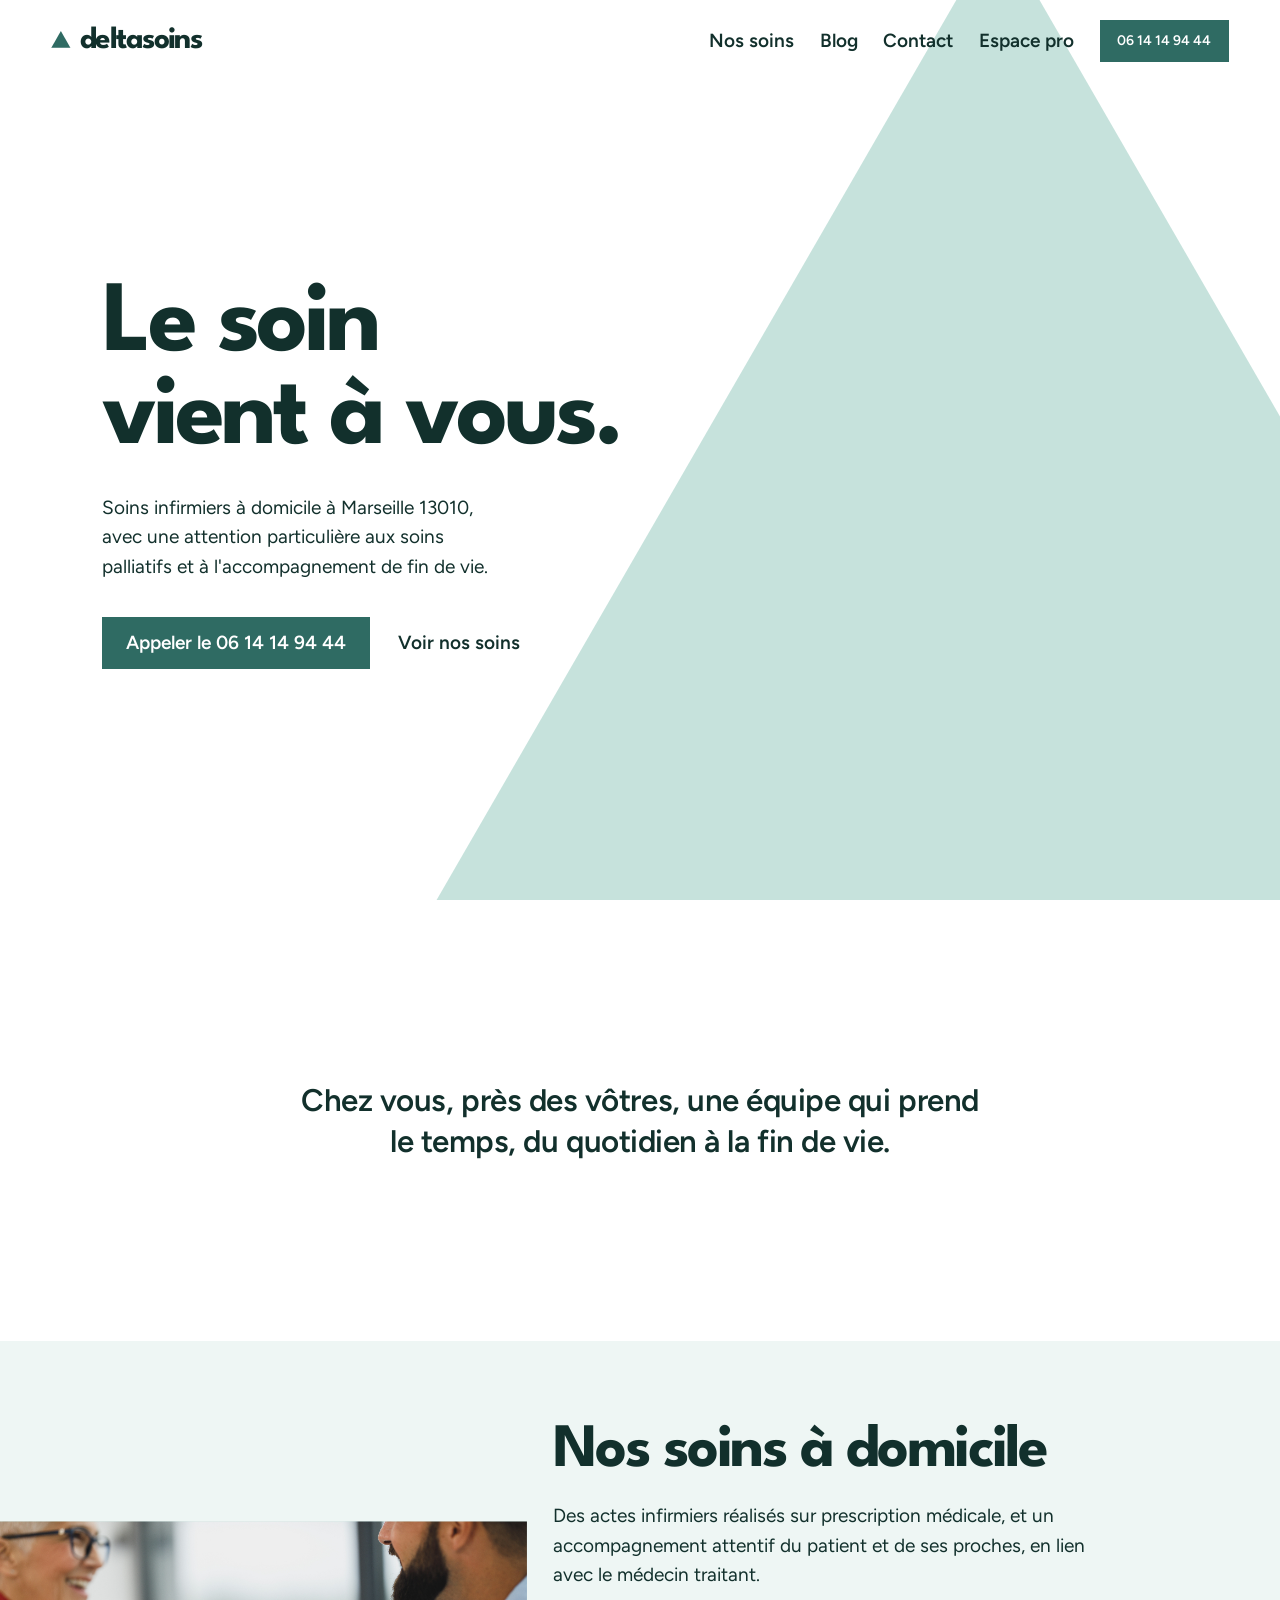
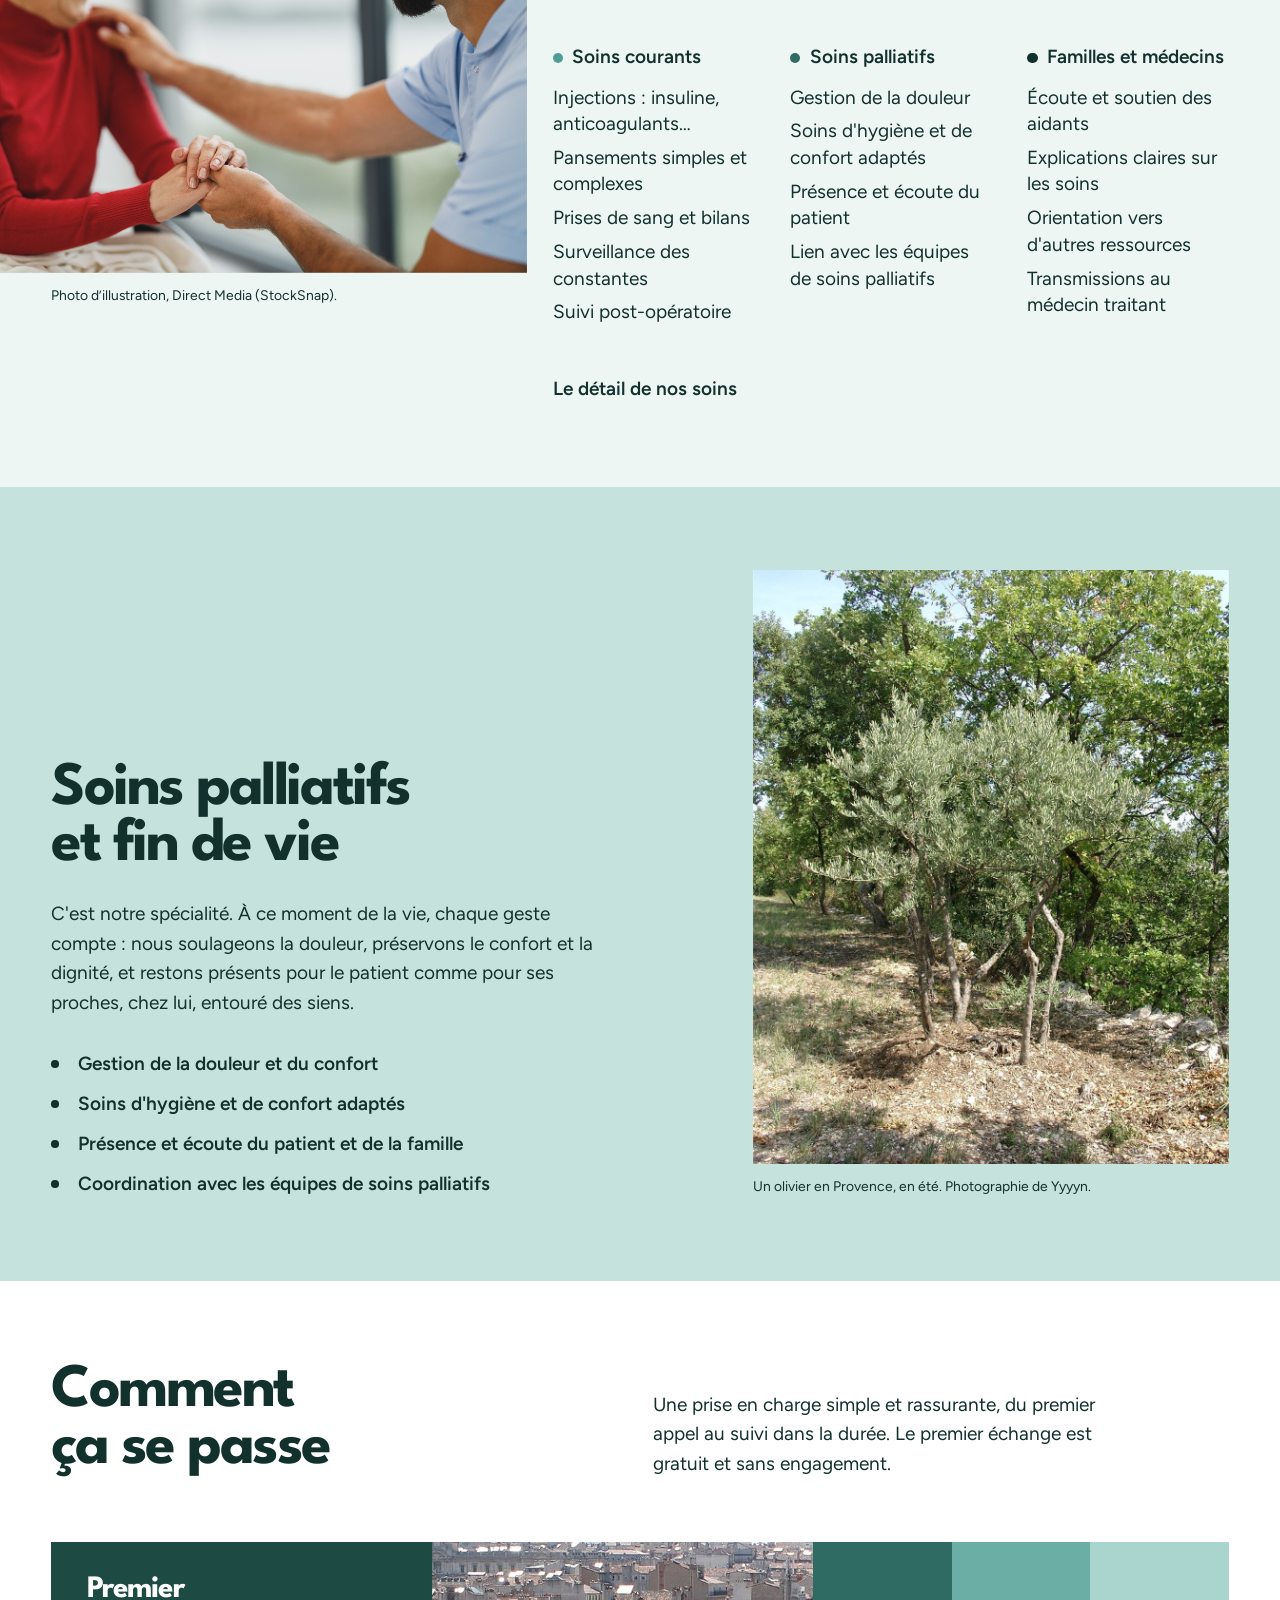
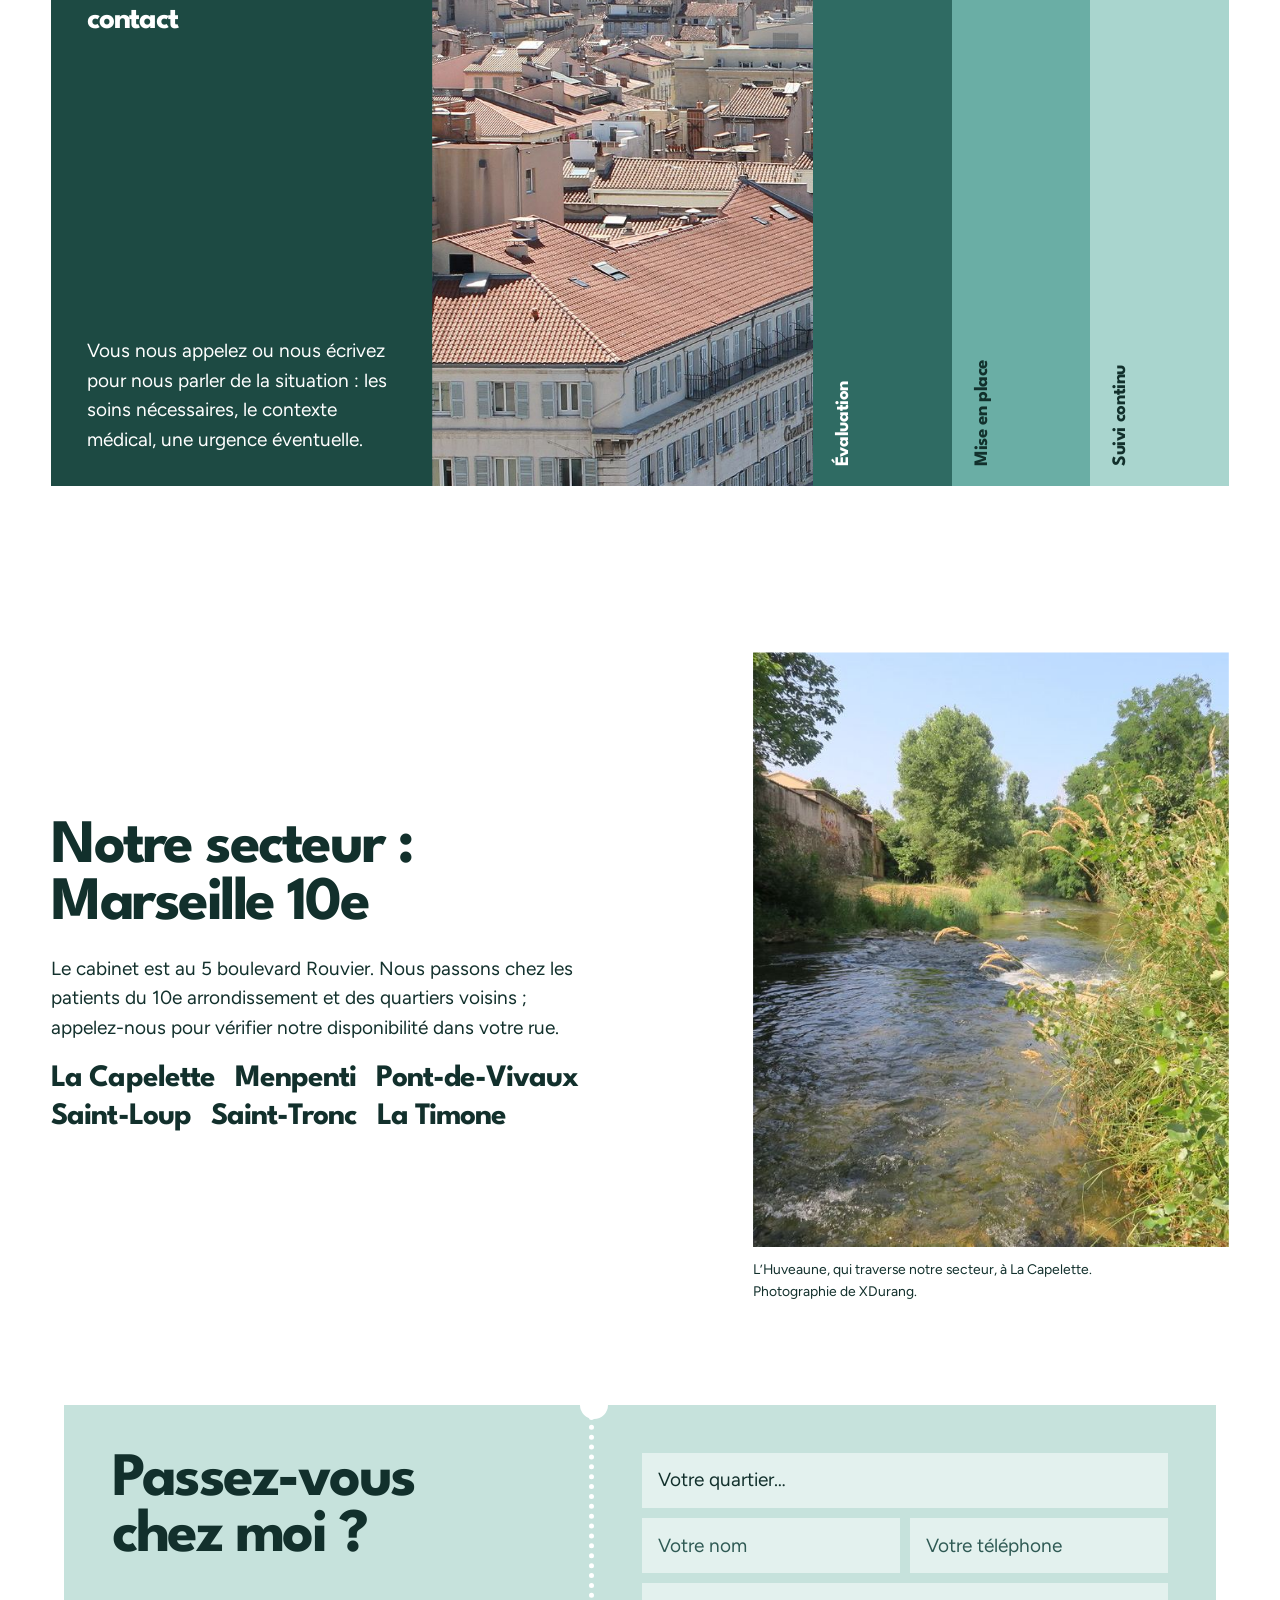
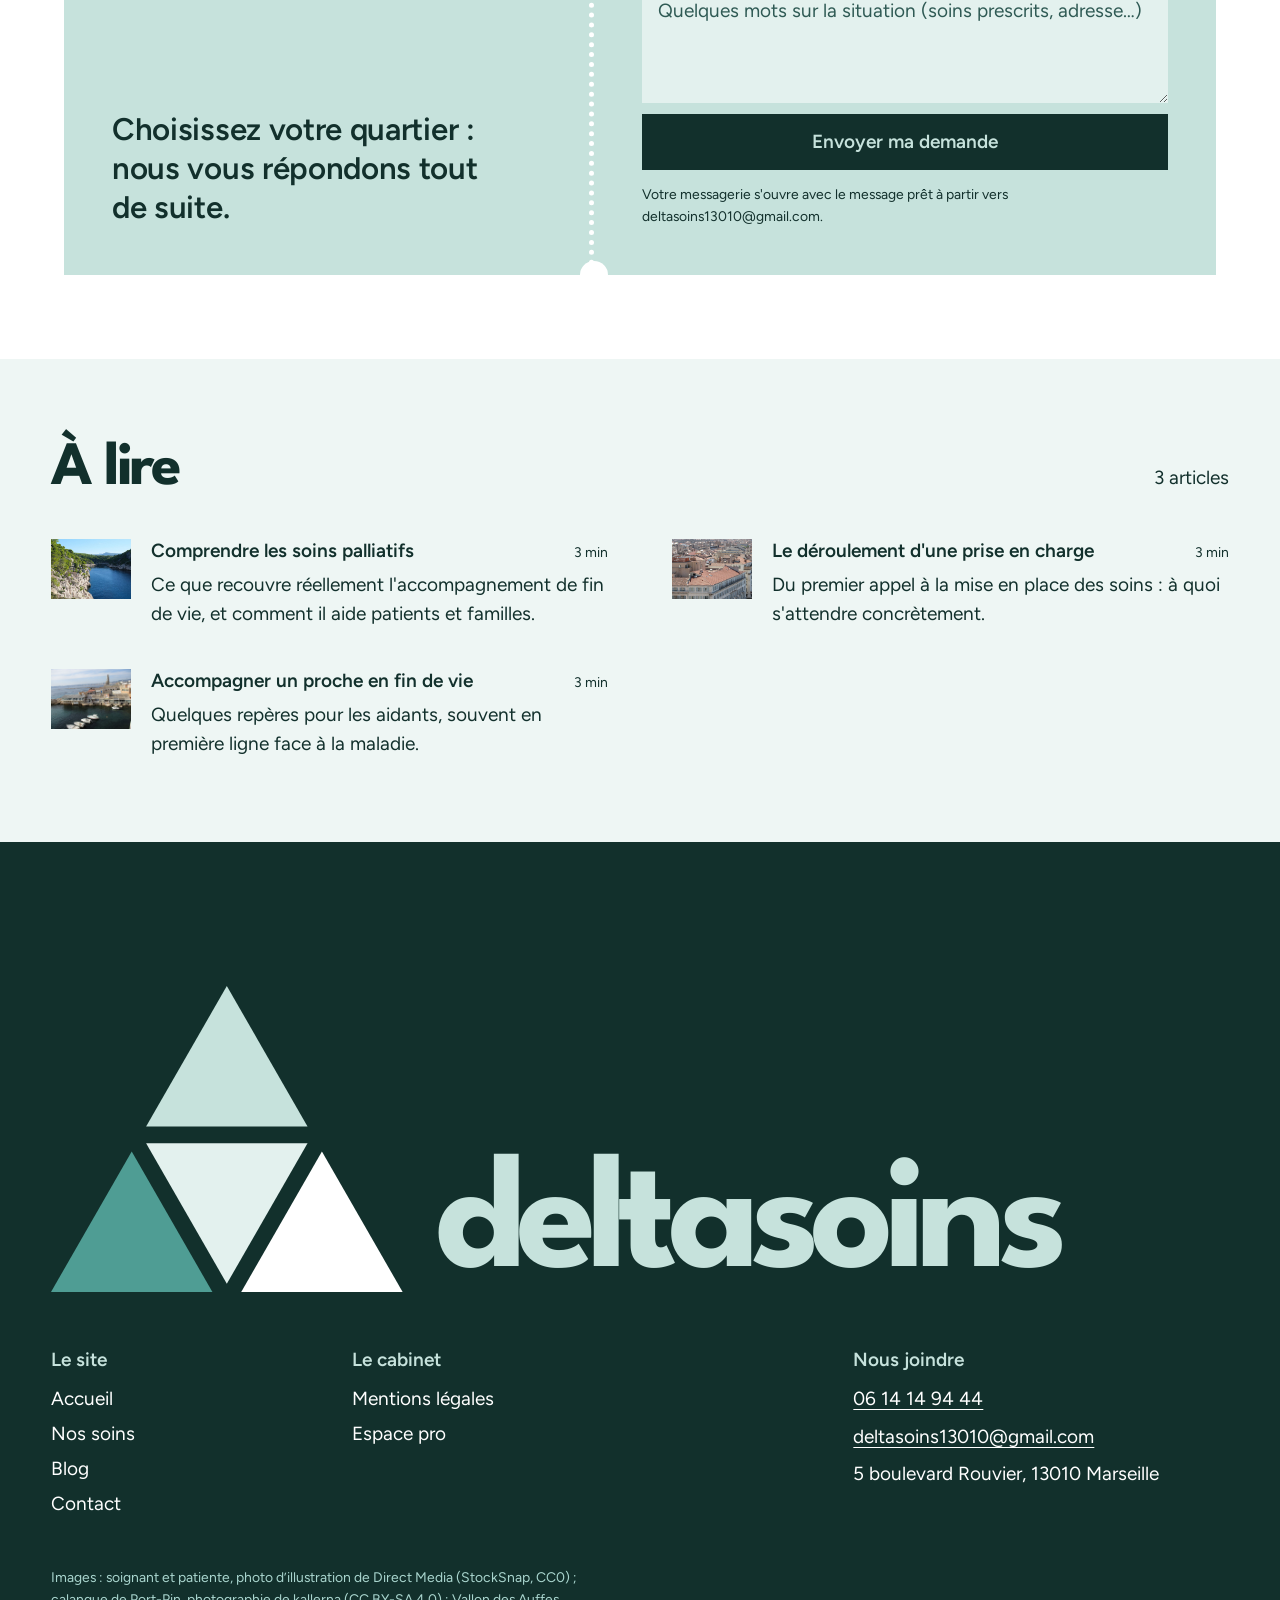
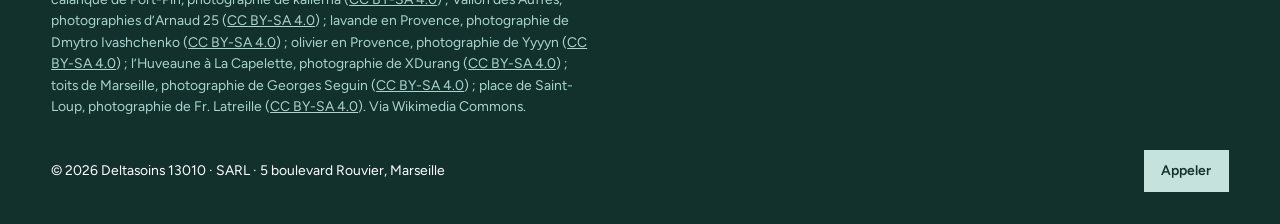
<file: index.html>
<!DOCTYPE html>
<html lang="fr">
<head>
<meta charset="UTF-8">
<meta name="viewport" content="width=device-width, initial-scale=1.0">
<title>Deltasoins 13010 — Soins infirmiers à domicile à Marseille</title>
<meta name="description" content="Deltasoins 13010 : soins infirmiers à domicile à Marseille, spécialisés en fin de vie et soins palliatifs. Une équipe à l'écoute, disponible et humaine.">
<link rel="icon" href="data:image/svg+xml,<svg xmlns=%22http://www.w3.org/2000/svg%22 viewBox=%220 0 100 100%22><circle cx=%2250%22 cy=%2250%22 r=%2248%22 fill=%22%234f9d94%22/></svg>">
<link rel="preconnect" href="https://fonts.googleapis.com">
<link rel="preconnect" href="https://fonts.gstatic.com" crossorigin>
<link href="https://fonts.googleapis.com/css2?family=League+Spartan:wght@700&family=Figtree:wght@400;600&display=swap" rel="stylesheet">
<link rel="stylesheet" href="css/style.css">
<script>document.documentElement.classList.add('js')</script>
</head>
<body>

<header class="site-header">
  <a href="index.html" class="wordmark" aria-label="Deltasoins, accueil"><span class="wordmark__delta" aria-hidden="true"></span>deltasoins</a>
  <button class="nav-toggle" aria-expanded="false" aria-controls="main-nav">Menu</button>
  <nav class="main-nav" id="main-nav" aria-label="Navigation principale">
    <a href="services.html">Nos soins</a>
    <a href="blog.html">Blog</a>
    <a href="contact.html">Contact</a>
    <a href="espace-professionnel.html">Espace pro</a>
    <a href="tel:0614149444" class="button button--small">06 14 14 94 44</a>
  </nav>
</header>

<main>
<section class="hero">
  <div class="hero__delta" aria-hidden="true"></div>
  <div class="hero__copy">
    <h1 class="hero__title lines"><span class="line"><span data-line style="--i:0">Le soin</span></span><span class="line"><span data-line style="--i:1">vient à vous.</span></span></h1>
    <p class="hero__lead" data-rise style="--i:0">Soins infirmiers à domicile à Marseille 13010, avec une attention particulière aux soins palliatifs et à l'accompagnement de fin de vie.</p>
    <div class="hero__actions" data-rise style="--i:1">
      <a href="tel:0614149444" class="button">Appeler le 06 14 14 94 44</a>
      <a href="services.html" class="link">Voir nos soins</a>
    </div>
  </div>
</section>

<section class="statement wrap" data-reveal>
  <p>Chez vous, près des vôtres, une équipe qui prend le temps, du quotidien à la fin de vie.</p>
</section>

<section class="field-white section">
  <div class="care wrap">
    <figure class="care__shape">
      <div class="shutter" data-reveal><img src="assets/soignant-patiente.jpg" width="960" height="640" loading="lazy" decoding="async" alt="Un soignant tient la main d’une femme âgée qui lui sourit (photo d’illustration)."></div>
      <figcaption class="credit-line">Photo d’illustration, Direct Media (StockSnap).</figcaption>
    </figure>
    <div class="care__body">
      <h2 data-reveal>Nos soins à domicile</h2>
      <p class="care__intro" data-reveal style="--i:1">Des actes infirmiers réalisés sur prescription médicale, et un accompagnement attentif du patient et de ses proches, en lien avec le médecin traitant.</p>
      <div class="care__cols">
        <div class="care__col" data-reveal style="--i:2; --c: var(--deep-3)">
          <h3>Soins courants</h3>
          <ul>
            <li>Injections&nbsp;: insuline, anticoagulants…</li>
            <li>Pansements simples et complexes</li>
            <li>Prises de sang et bilans</li>
            <li>Surveillance des constantes</li>
            <li>Suivi post-opératoire</li>
          </ul>
        </div>
        <div class="care__col" data-reveal style="--i:3; --c: var(--deep-2)">
          <h3>Soins palliatifs</h3>
          <ul>
            <li>Gestion de la douleur</li>
            <li>Soins d'hygiène et de confort adaptés</li>
            <li>Présence et écoute du patient</li>
            <li>Lien avec les équipes de soins palliatifs</li>
          </ul>
        </div>
        <div class="care__col" data-reveal style="--i:4; --c: var(--ink)">
          <h3>Familles et médecins</h3>
          <ul>
            <li>Écoute et soutien des aidants</li>
            <li>Explications claires sur les soins</li>
            <li>Orientation vers d'autres ressources</li>
            <li>Transmissions au médecin traitant</li>
          </ul>
        </div>
      </div>
      <p class="reads__all" data-reveal style="--i:5"><a href="services.html" class="link">Le détail de nos soins</a></p>
    </div>
  </div>
</section>

<section class="field-white">
  <div class="roof field-peach section">
    <div class="roof__grid wrap">
      <div class="roof__text">
        <h2 data-reveal>Soins palliatifs et fin de vie</h2>
        <p data-reveal style="--i:1">C'est notre spécialité. À ce moment de la vie, chaque geste compte&nbsp;: nous soulageons la douleur, préservons le confort et la dignité, et restons présents pour le patient comme pour ses proches, chez lui, entouré des siens.</p>
        <ul class="delta-list" data-reveal style="--i:2">
          <li>Gestion de la douleur et du confort</li>
          <li>Soins d'hygiène et de confort adaptés</li>
          <li>Présence et écoute du patient et de la famille</li>
          <li>Coordination avec les équipes de soins palliatifs</li>
        </ul>
      </div>
      <figure class="roof__figure">
        <div class="roof__frame shutter" data-reveal>
          <img src="assets/olivier.jpg" width="1000" height="1334" loading="lazy" decoding="async" alt="Un olivier au soleil dans la garrigue.">
        </div>
        <figcaption class="credit-line">Un olivier en Provence, en été. Photographie de Yyyyn.</figcaption>
      </figure>
    </div>
  </div>
</section>

<section class="section wrap">
  <div class="steps__intro">
    <h2 data-reveal>Comment ça se passe</h2>
    <p data-reveal style="--i:1">Une prise en charge simple et rassurante, du premier appel au suivi dans la durée. Le premier échange est gratuit et sans engagement.</p>
  </div>
  <div class="steps__row" data-steps data-reveal style="--i:2">
    <div class="stage is-open" style="--c:#1d4a43; --t:#ffffff">
      <button class="stage__tab" aria-expanded="true" aria-controls="st-1"><span>Premier contact</span></button>
      <div class="stage__panel" id="st-1">
        <div class="stage__text"><h3>Premier contact</h3><p>Vous nous appelez ou nous écrivez pour nous parler de la situation&nbsp;: les soins nécessaires, le contexte médical, une urgence éventuelle.</p></div>
        <div class="stage__pic"><img src="assets/toits-marseille.jpg" width="1400" height="771" loading="lazy" decoding="async" alt="Les toits de tuiles du centre de Marseille."></div>
      </div>
    </div>
    <div class="stage" style="--c:#2f6b63; --t:#ffffff">
      <button class="stage__tab" aria-expanded="false" aria-controls="st-2"><span>Évaluation</span></button>
      <div class="stage__panel" id="st-2">
        <div class="stage__text"><h3>Évaluation</h3><p>Nous échangeons avec vous et, si besoin, avec le médecin traitant ou l'hôpital, pour prévoir le matériel et les soins nécessaires.</p></div>
        <div class="stage__pic"><img src="assets/vallon-des-auffes-soleil.jpg" width="1400" height="1050" loading="lazy" decoding="async" alt="Le petit port du Vallon des Auffes au soleil, des barques sur l’eau scintillante."></div>
      </div>
    </div>
    <div class="stage" style="--c:#6aaea5; --t:#12302c">
      <button class="stage__tab" aria-expanded="false" aria-controls="st-3"><span>Mise en place</span></button>
      <div class="stage__panel" id="st-3">
        <div class="stage__text"><h3>Mise en place</h3><p>Un planning de passages est établi avec vous, selon les horaires de traitement, les habitudes du patient et les disponibilités de la famille.</p></div>
        <div class="stage__pic"><img src="assets/lavande.jpg" width="1400" height="1050" loading="lazy" decoding="async" alt="Un champ de lavande en fleur devant un mas et les collines."></div>
      </div>
    </div>
    <div class="stage" style="--c:#a9d5ce; --t:#12302c">
      <button class="stage__tab" aria-expanded="false" aria-controls="st-4"><span>Suivi continu</span></button>
      <div class="stage__panel" id="st-4">
        <div class="stage__text"><h3>Suivi continu</h3><p>Les soins évoluent avec l'état de santé&nbsp;: nous ajustons l'accompagnement avec le médecin et la famille, et restons joignables.</p></div>
        <div class="stage__pic"><img src="assets/saint-loup-place.jpg" width="1400" height="1050" loading="lazy" decoding="async" alt="La place de l’église de Saint-Loup, dans le 10e arrondissement, au soleil."></div>
      </div>
    </div>
  </div>
</section>

<section class="section wrap" id="tournee">
  <div class="sector">
    <div class="sector__text">
      <h2 data-reveal>Notre secteur&nbsp;: Marseille 10e</h2>
      <p data-reveal style="--i:1">Le cabinet est au 5 boulevard Rouvier. Nous passons chez les patients du 10e arrondissement et des quartiers voisins&nbsp;; appelez-nous pour vérifier notre disponibilité dans votre rue.</p>
      <p class="quartiers" data-reveal style="--i:2"><span>La Capelette</span> <span>Menpenti</span> <span>Pont-de-Vivaux</span> <span>Saint-Loup</span> <span>Saint-Tronc</span> <span>La Timone</span></p>
    </div>
    <figure class="sector__media" data-reveal style="--i:2">
      <div class="sector__frame drift">
        <img src="assets/huveaune-capelette.jpg" width="1086" height="724" loading="lazy" decoding="async" alt="L’Huveaune à La Capelette en été, entre les herbes hautes et les arbres.">
      </div>
      <figcaption class="credit-line">L’Huveaune, qui traverse notre secteur, à La Capelette. Photographie de XDurang.</figcaption>
    </figure>
  </div>

  <form class="coupon" id="tournee-form" data-reveal novalidate>
    <span class="coupon__notch coupon__notch--top" aria-hidden="true"></span>
    <span class="coupon__notch coupon__notch--bottom" aria-hidden="true"></span>
    <div class="coupon__left">
      <h2>Passez-vous chez moi&nbsp;?</h2>
      <p class="coupon__answer" id="zone-answer" aria-live="polite">Choisissez votre quartier&nbsp;: nous vous répondons tout de suite.</p>
    </div>
    <div class="coupon__right">
      <label class="sr-only" for="t-quartier">Votre quartier</label>
      <select class="field" id="t-quartier" name="quartier">
        <option value="">Votre quartier…</option>
        <optgroup label="Marseille 10e">
          <option data-zone="in">La Capelette</option>
          <option data-zone="in">Menpenti</option>
          <option data-zone="in">Pont-de-Vivaux</option>
          <option data-zone="in">Saint-Loup</option>
          <option data-zone="in">Saint-Tronc</option>
          <option data-zone="in">La Timone</option>
        </optgroup>
        <optgroup label="Quartiers voisins">
          <option data-zone="near">Baille</option>
          <option data-zone="near">La Conception</option>
          <option data-zone="near">Saint-Pierre</option>
          <option data-zone="near">Le Rouet</option>
          <option data-zone="near">Sainte-Marguerite</option>
          <option data-zone="near">Saint-Marcel</option>
          <option data-zone="near">La Pomme</option>
        </optgroup>
        <option data-zone="out" value="Autre secteur">Autre secteur</option>
      </select>
      <div class="coupon__row">
        <label class="sr-only" for="t-name">Votre nom</label>
        <input class="field" id="t-name" name="name" type="text" autocomplete="name" placeholder="Votre nom" required>
        <label class="sr-only" for="t-phone">Votre téléphone</label>
        <input class="field" id="t-phone" name="phone" type="tel" autocomplete="tel" placeholder="Votre téléphone" required>
      </div>
      <label class="sr-only" for="t-message">Votre message</label>
      <textarea class="field" id="t-message" name="message" placeholder="Quelques mots sur la situation (soins prescrits, adresse…)"></textarea>
      <button type="submit" class="coupon__submit">Envoyer ma demande</button>
      <p class="form-note">Votre messagerie s'ouvre avec le message prêt à partir vers deltasoins13010@gmail.com.</p>
    </div>
  </form>
</section>

<section class="field-white section wrap">
  <div class="reads__head" data-reveal>
    <h2>À lire</h2>
    <span>3 articles</span>
  </div>
  <div class="reads__list">
    <a href="blog/article-comprendre-soins-palliatifs.html" class="read" data-reveal style="--i:0">
      <span class="read__pic"><img src="assets/calanque-port-pin.jpg" width="1400" height="933" loading="lazy" decoding="async" alt=""></span>
      <div class="read__txt">
        <div class="read__top"><h3>Comprendre les soins palliatifs</h3><span class="read__time">3 min</span></div>
        <p>Ce que recouvre réellement l'accompagnement de fin de vie, et comment il aide patients et familles.</p>
      </div>
    </a>
    <a href="blog/article-deroulement-prise-en-charge.html" class="read" data-reveal style="--i:1">
      <span class="read__pic"><img src="assets/toits-marseille.jpg" width="1400" height="771" loading="lazy" decoding="async" alt=""></span>
      <div class="read__txt">
        <div class="read__top"><h3>Le déroulement d'une prise en charge</h3><span class="read__time">3 min</span></div>
        <p>Du premier appel à la mise en place des soins&nbsp;: à quoi s'attendre concrètement.</p>
      </div>
    </a>
    <a href="blog/article-accompagner-un-proche.html" class="read" data-reveal style="--i:2">
      <span class="read__pic"><img src="assets/vallon-des-auffes.jpg" width="1400" height="1050" loading="lazy" decoding="async" alt=""></span>
      <div class="read__txt">
        <div class="read__top"><h3>Accompagner un proche en fin de vie</h3><span class="read__time">3 min</span></div>
        <p>Quelques repères pour les aidants, souvent en première ligne face à la maladie.</p>
      </div>
    </a>
  </div>
</section>

</main>

<footer class="site-footer">
  <div class="mark" aria-hidden="true">
    <div class="mark__delta"><svg viewBox="8.7 10 212.6 185" role="presentation"><polygon points="115.0,10.0 163.8,95.0 66.2,95.0" fill="#c6e2dc"/><polygon points="57.5,110.0 106.3,195.0 8.7,195.0" fill="#4f9d94"/><polygon points="172.5,110.0 221.3,195.0 123.7,195.0" fill="#ffffff"/><polygon points="66.2,105.0 163.8,105.0 115.0,190.0" fill="#e3f1ee"/></svg></div>
    <div class="mark__word">deltasoins</div>
  </div>
  <div class="footer-cols">
    <div class="fc-nav">
      <h3>Le site</h3>
      <ul class="plain">
        <li><a href="index.html">Accueil</a></li>
        <li><a href="services.html">Nos soins</a></li>
        <li><a href="blog.html">Blog</a></li>
        <li><a href="contact.html">Contact</a></li>
      </ul>
    </div>
    <div class="fc-more">
      <h3>Le cabinet</h3>
      <ul class="plain">
        <li><a href="mentions-legales.html">Mentions légales</a></li>
        <li><a href="espace-professionnel.html">Espace pro</a></li>
      </ul>
    </div>
    <div class="fc-contact">
      <h3>Nous joindre</h3>
      <p><a class="link-plain" href="tel:0614149444">06 14 14 94 44</a></p>
      <p><a class="link-plain" href="mailto:deltasoins13010@gmail.com">deltasoins13010@gmail.com</a></p>
      <p>5 boulevard Rouvier, 13010 Marseille</p>
    </div>
  </div>
  <p class="credits">Images&nbsp;: soignant et patiente, photo d’illustration de Direct Media (StockSnap, CC0)&nbsp;; calanque de Port-Pin, photographie de kallerna (<a href="https://creativecommons.org/licenses/by-sa/4.0/deed.fr">CC BY-SA 4.0</a>)&nbsp;; Vallon des Auffes, photographies d’Arnaud 25 (<a href="https://creativecommons.org/licenses/by-sa/4.0/deed.fr">CC BY-SA 4.0</a>)&nbsp;; lavande en Provence, photographie de Dmytro Ivashchenko (<a href="https://creativecommons.org/licenses/by-sa/4.0/deed.fr">CC BY-SA 4.0</a>)&nbsp;; olivier en Provence, photographie de Yyyyn (<a href="https://creativecommons.org/licenses/by-sa/4.0/deed.fr">CC BY-SA 4.0</a>)&nbsp;; l’Huveaune à La Capelette, photographie de XDurang (<a href="https://creativecommons.org/licenses/by-sa/4.0/deed.fr">CC BY-SA 4.0</a>)&nbsp;; toits de Marseille, photographie de Georges Seguin (<a href="https://creativecommons.org/licenses/by-sa/4.0/deed.fr">CC BY-SA 4.0</a>)&nbsp;; place de Saint-Loup, photographie de Fr. Latreille (<a href="https://creativecommons.org/licenses/by-sa/4.0/deed.fr">CC BY-SA 4.0</a>). Via Wikimedia Commons.</p>
  <div class="footer-last">
    <span>© <span data-year>2026</span> Deltasoins 13010 · SARL · 5 boulevard Rouvier, Marseille</span>
    <a href="tel:0614149444" class="button button--peach button--small">Appeler</a>
  </div>
</footer>

<script src="js/script.js"></script>
</body>
</html>
</file>
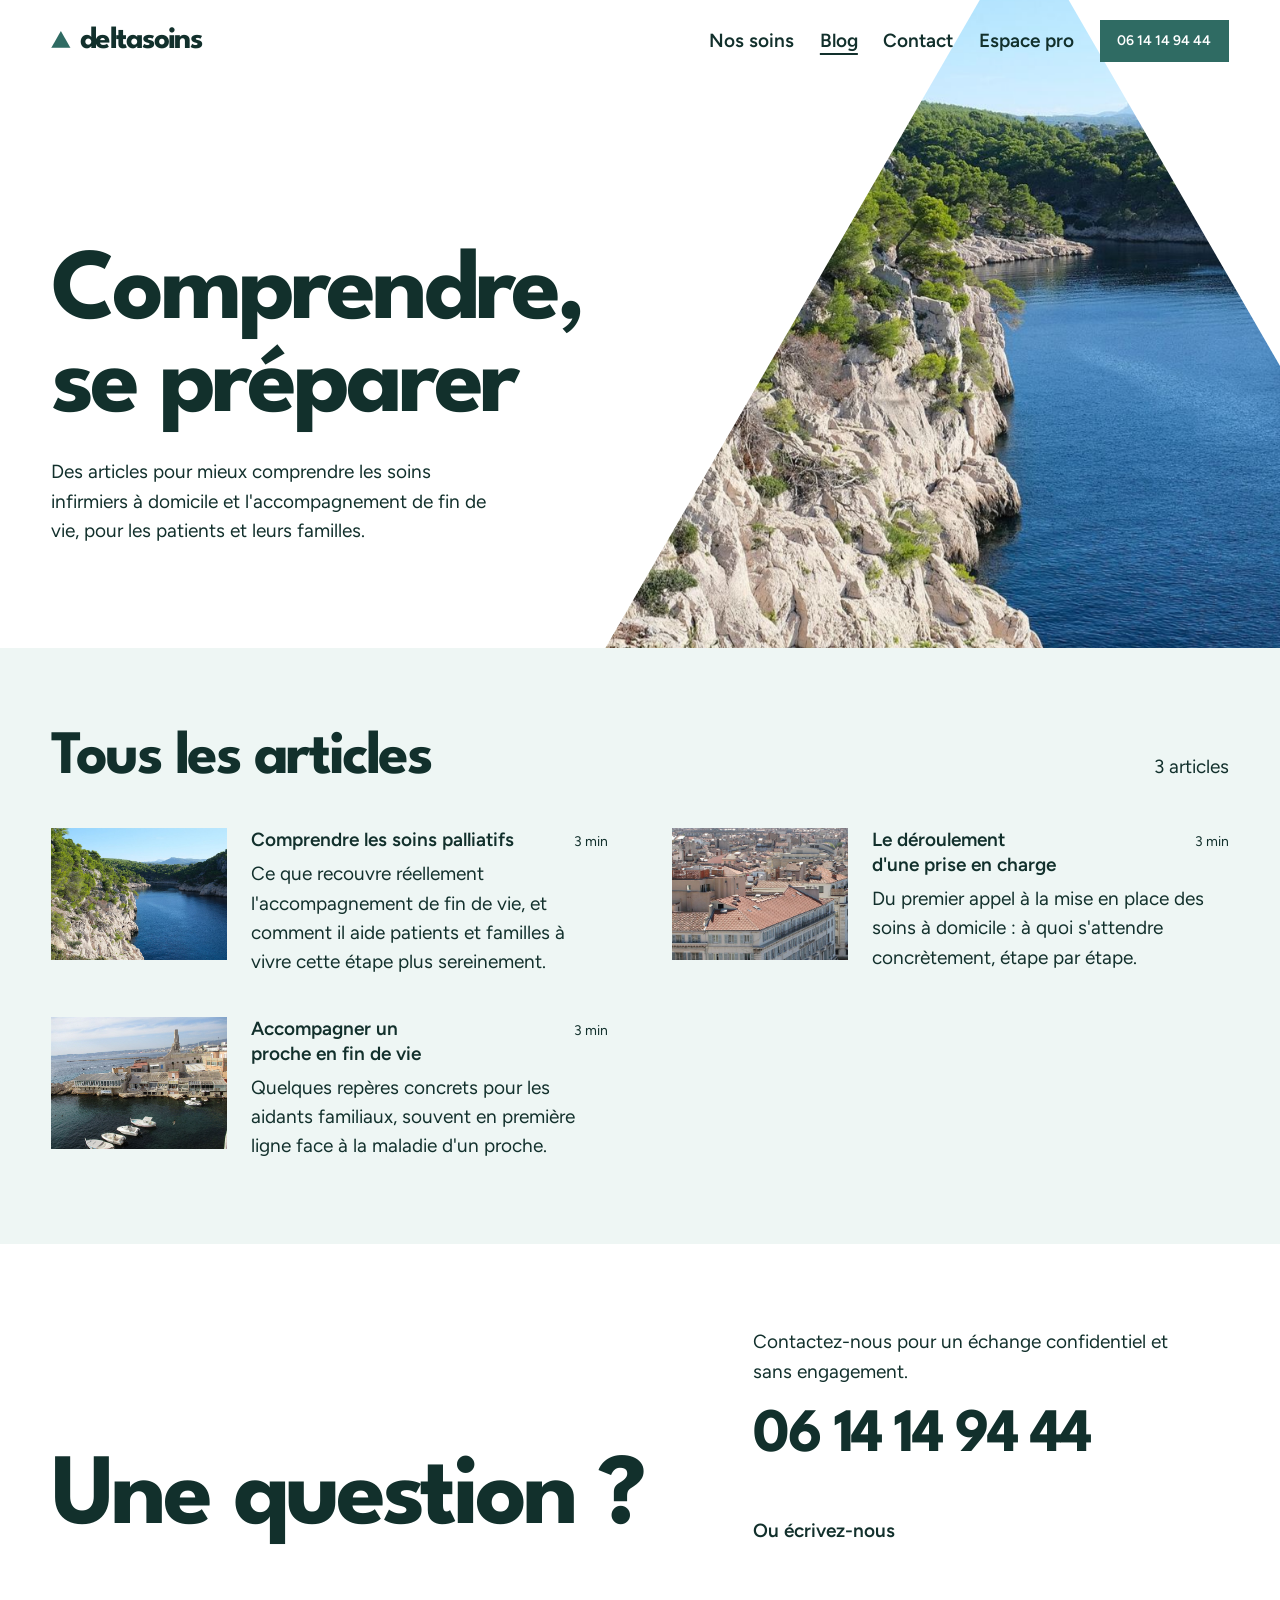
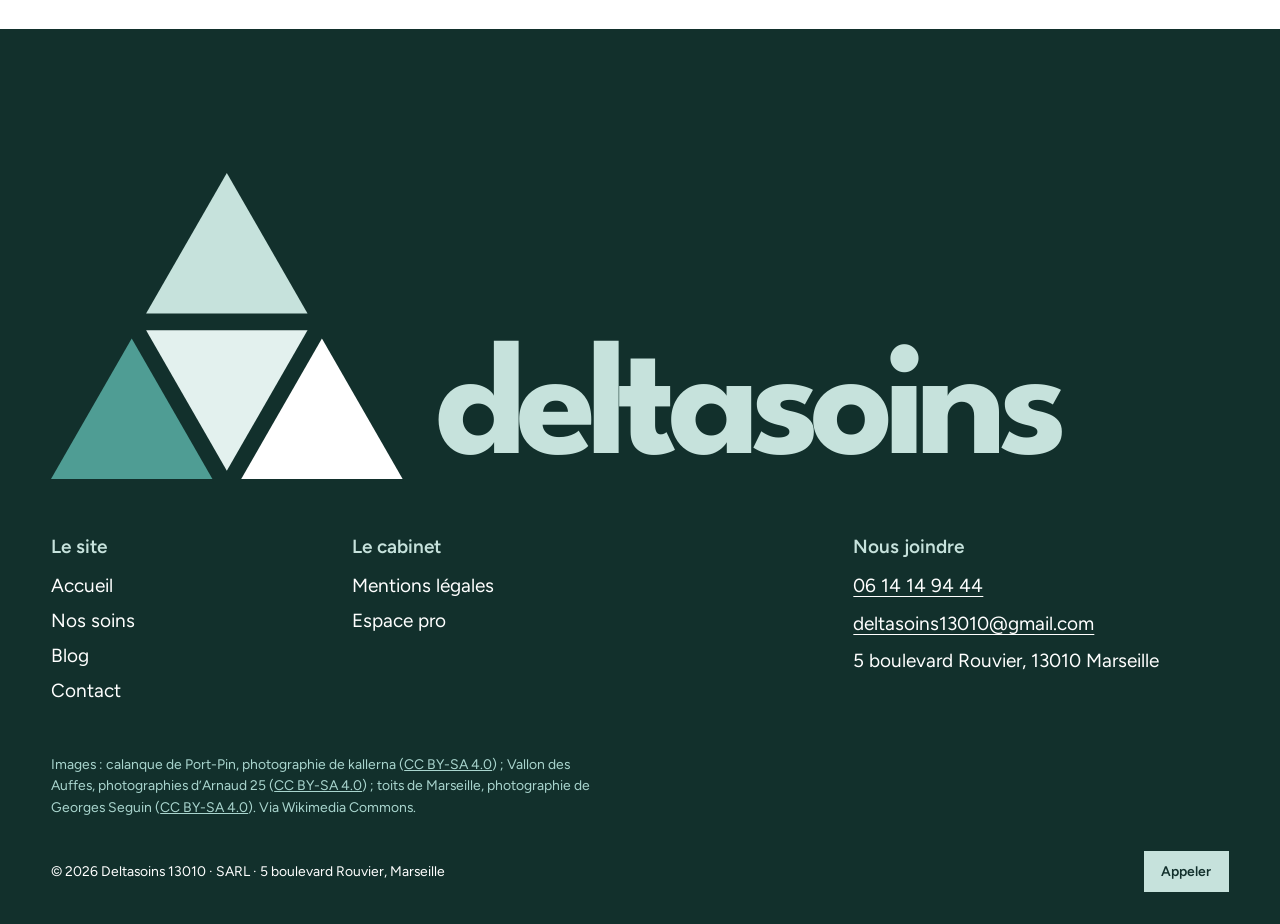
<file: blog.html>
<!DOCTYPE html>
<html lang="fr">
<head>
<meta charset="UTF-8">
<meta name="viewport" content="width=device-width, initial-scale=1.0">
<title>Blog — Deltasoins 13010</title>
<meta name="description" content="Articles et conseils de Deltasoins : soins infirmiers à domicile, soins palliatifs et accompagnement de fin de vie à Marseille.">
<link rel="icon" href="data:image/svg+xml,<svg xmlns=%22http://www.w3.org/2000/svg%22 viewBox=%220 0 100 100%22><circle cx=%2250%22 cy=%2250%22 r=%2248%22 fill=%22%234f9d94%22/></svg>">
<link rel="preconnect" href="https://fonts.googleapis.com">
<link rel="preconnect" href="https://fonts.gstatic.com" crossorigin>
<link href="https://fonts.googleapis.com/css2?family=League+Spartan:wght@700&family=Figtree:wght@400;600&display=swap" rel="stylesheet">
<link rel="stylesheet" href="css/style.css">
<script>document.documentElement.classList.add('js')</script>
</head>
<body>

<header class="site-header">
  <a href="index.html" class="wordmark" aria-label="Deltasoins, accueil"><span class="wordmark__delta" aria-hidden="true"></span>deltasoins</a>
  <button class="nav-toggle" aria-expanded="false" aria-controls="main-nav">Menu</button>
  <nav class="main-nav" id="main-nav" aria-label="Navigation principale">
    <a href="services.html">Nos soins</a>
    <a href="blog.html" aria-current="page">Blog</a>
    <a href="contact.html">Contact</a>
    <a href="espace-professionnel.html">Espace pro</a>
    <a href="tel:0614149444" class="button button--small">06 14 14 94 44</a>
  </nav>
</header>

<main>
<section class="page-hero">
  <div class="page-hero__delta page-hero__delta--photo" aria-hidden="true"><img src="assets/calanque-port-pin.jpg" width="1400" height="933" alt=""></div>
  <div class="page-hero__copy">
    <h1 class="lines"><span class="line"><span data-line style="--i:0">Comprendre,</span></span><span class="line"><span data-line style="--i:1">se préparer</span></span></h1>
    <p data-rise style="--i:0">Des articles pour mieux comprendre les soins infirmiers à domicile et l'accompagnement de fin de vie, pour les patients et leurs familles.</p>
  </div>
</section>

<section class="field-white section wrap">
  <div class="reads__head" data-reveal>
    <h2>Tous les articles</h2>
    <span>3 articles</span>
  </div>
  <div class="reads__list reads--large">
    <a href="blog/article-comprendre-soins-palliatifs.html" class="read" data-reveal style="--i:0">
      <span class="read__pic"><img src="assets/calanque-port-pin.jpg" width="1400" height="933" loading="lazy" decoding="async" alt=""></span>
      <div class="read__txt">
        <div class="read__top"><h3>Comprendre les soins palliatifs</h3><span class="read__time">3 min</span></div>
        <p>Ce que recouvre réellement l'accompagnement de fin de vie, et comment il aide patients et familles à vivre cette étape plus sereinement.</p>
      </div>
    </a>
    <a href="blog/article-deroulement-prise-en-charge.html" class="read" data-reveal style="--i:1">
      <span class="read__pic"><img src="assets/toits-marseille.jpg" width="1400" height="771" loading="lazy" decoding="async" alt=""></span>
      <div class="read__txt">
        <div class="read__top"><h3>Le déroulement d'une prise en charge</h3><span class="read__time">3 min</span></div>
        <p>Du premier appel à la mise en place des soins à domicile&nbsp;: à quoi s'attendre concrètement, étape par étape.</p>
      </div>
    </a>
    <a href="blog/article-accompagner-un-proche.html" class="read" data-reveal style="--i:2">
      <span class="read__pic"><img src="assets/vallon-des-auffes.jpg" width="1400" height="1050" loading="lazy" decoding="async" alt=""></span>
      <div class="read__txt">
        <div class="read__top"><h3>Accompagner un proche en fin de vie</h3><span class="read__time">3 min</span></div>
        <p>Quelques repères concrets pour les aidants familiaux, souvent en première ligne face à la maladie d'un proche.</p>
      </div>
    </a>
  </div>
</section>

<section class="section wrap">
  <div class="call">
    <h2 data-reveal>Une question&nbsp;?</h2>
    <div class="call__side" data-reveal style="--i:1">
      <p>Contactez-nous pour un échange confidentiel et sans engagement.</p>
      <a href="tel:0614149444" class="call__phone">06 14 14 94 44</a>
      <p class="reads__all"><a href="contact.html" class="link">Ou écrivez-nous</a></p>
    </div>
  </div>
</section>

</main>

<footer class="site-footer">
  <div class="mark" aria-hidden="true">
    <div class="mark__delta"><svg viewBox="8.7 10 212.6 185" role="presentation"><polygon points="115.0,10.0 163.8,95.0 66.2,95.0" fill="#c6e2dc"/><polygon points="57.5,110.0 106.3,195.0 8.7,195.0" fill="#4f9d94"/><polygon points="172.5,110.0 221.3,195.0 123.7,195.0" fill="#ffffff"/><polygon points="66.2,105.0 163.8,105.0 115.0,190.0" fill="#e3f1ee"/></svg></div>
    <div class="mark__word">deltasoins</div>
  </div>
  <div class="footer-cols">
    <div class="fc-nav">
      <h3>Le site</h3>
      <ul class="plain">
        <li><a href="index.html">Accueil</a></li>
        <li><a href="services.html">Nos soins</a></li>
        <li><a href="blog.html">Blog</a></li>
        <li><a href="contact.html">Contact</a></li>
      </ul>
    </div>
    <div class="fc-more">
      <h3>Le cabinet</h3>
      <ul class="plain">
        <li><a href="mentions-legales.html">Mentions légales</a></li>
        <li><a href="espace-professionnel.html">Espace pro</a></li>
      </ul>
    </div>
    <div class="fc-contact">
      <h3>Nous joindre</h3>
      <p><a class="link-plain" href="tel:0614149444">06 14 14 94 44</a></p>
      <p><a class="link-plain" href="mailto:deltasoins13010@gmail.com">deltasoins13010@gmail.com</a></p>
      <p>5 boulevard Rouvier, 13010 Marseille</p>
    </div>
  </div>
  <p class="credits">Images&nbsp;: calanque de Port-Pin, photographie de kallerna (<a href="https://creativecommons.org/licenses/by-sa/4.0/deed.fr">CC BY-SA 4.0</a>)&nbsp;; Vallon des Auffes, photographies d’Arnaud 25 (<a href="https://creativecommons.org/licenses/by-sa/4.0/deed.fr">CC BY-SA 4.0</a>)&nbsp;; toits de Marseille, photographie de Georges Seguin (<a href="https://creativecommons.org/licenses/by-sa/4.0/deed.fr">CC BY-SA 4.0</a>). Via Wikimedia Commons.</p>
  <div class="footer-last">
    <span>© <span data-year>2026</span> Deltasoins 13010 · SARL · 5 boulevard Rouvier, Marseille</span>
    <a href="tel:0614149444" class="button button--peach button--small">Appeler</a>
  </div>
</footer>

<script src="js/script.js"></script>
</body>
</html>
</file>
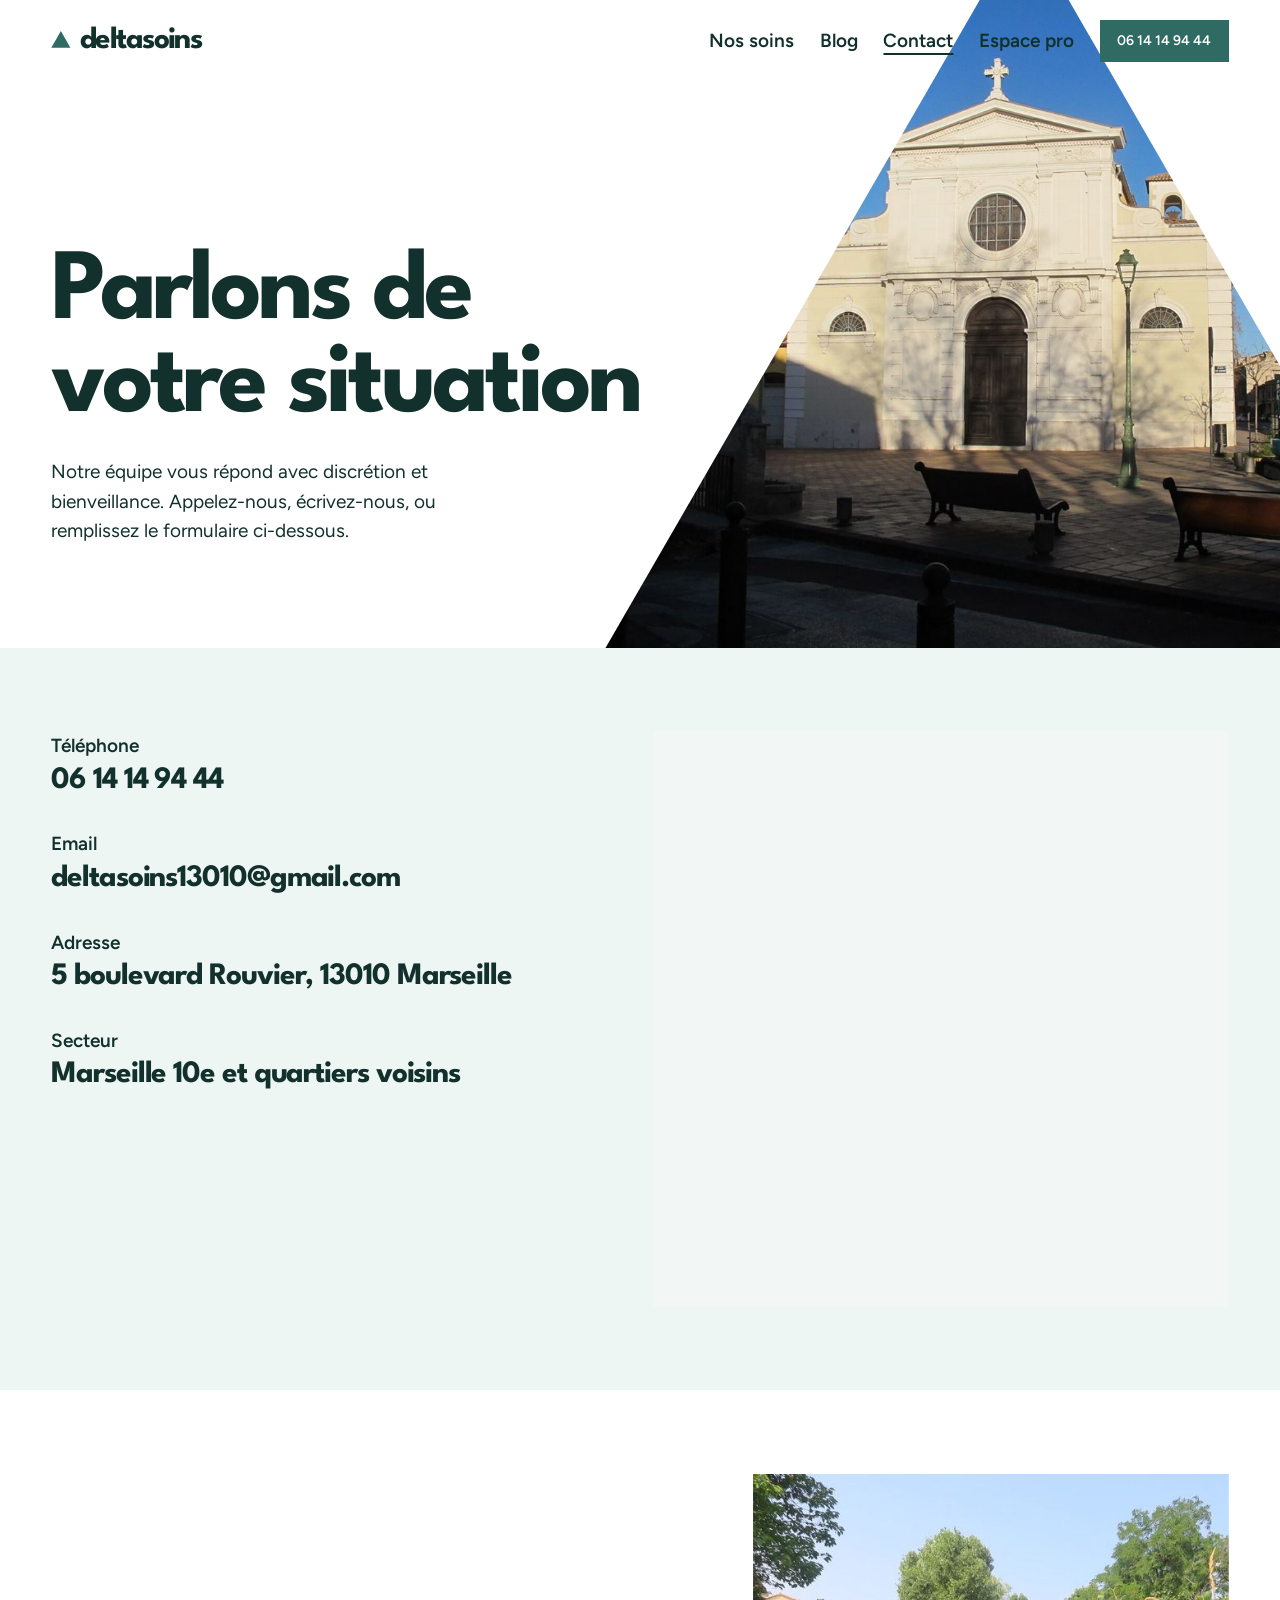
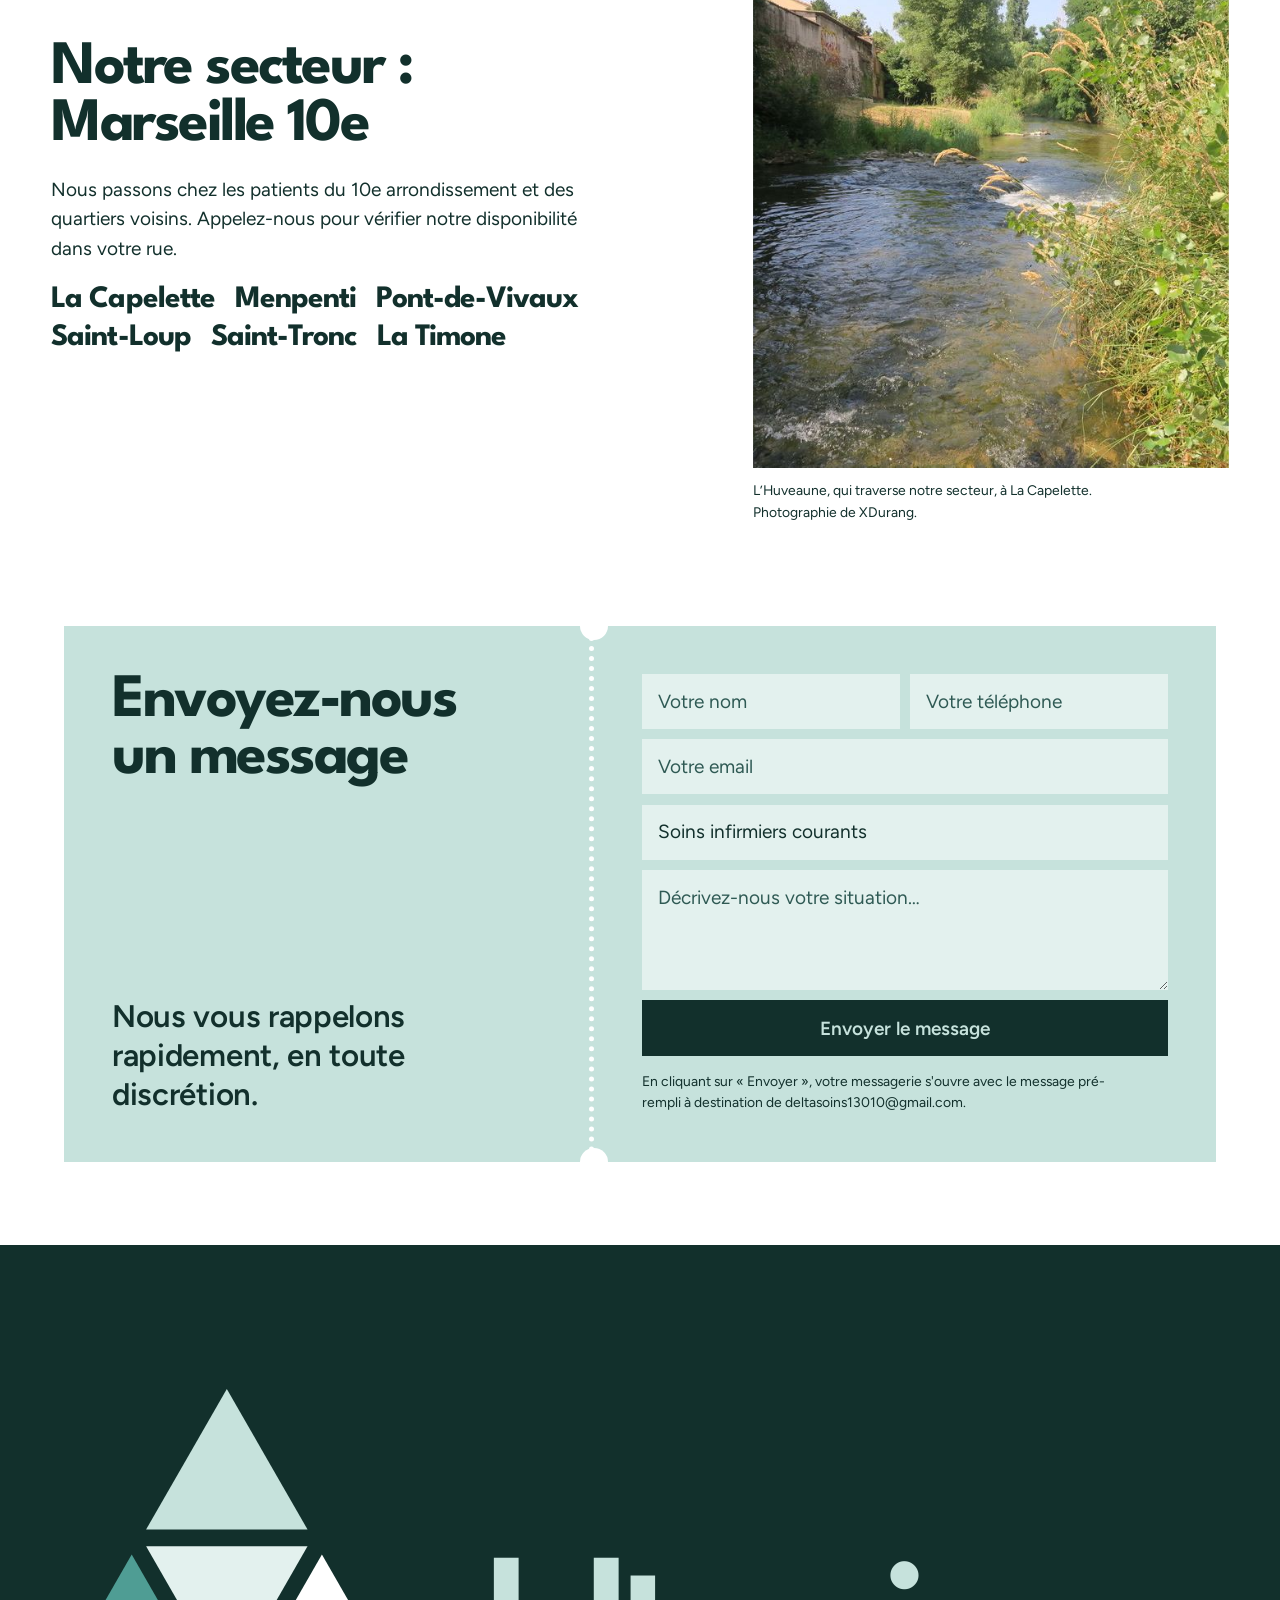
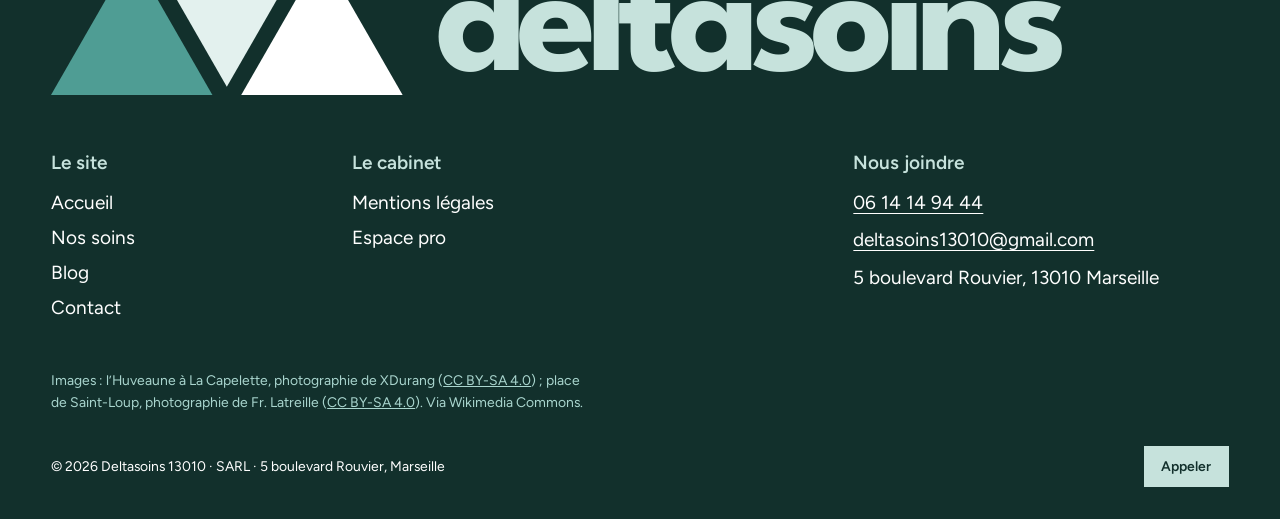
<file: contact.html>
<!DOCTYPE html>
<html lang="fr">
<head>
<meta charset="UTF-8">
<meta name="viewport" content="width=device-width, initial-scale=1.0">
<title>Contact — Deltasoins 13010</title>
<meta name="description" content="Contactez Deltasoins, soins infirmiers à domicile à Marseille 13010. Téléphone, email, adresse et formulaire de contact.">
<link rel="icon" href="data:image/svg+xml,<svg xmlns=%22http://www.w3.org/2000/svg%22 viewBox=%220 0 100 100%22><circle cx=%2250%22 cy=%2250%22 r=%2248%22 fill=%22%234f9d94%22/></svg>">
<link rel="preconnect" href="https://fonts.googleapis.com">
<link rel="preconnect" href="https://fonts.gstatic.com" crossorigin>
<link href="https://fonts.googleapis.com/css2?family=League+Spartan:wght@700&family=Figtree:wght@400;600&display=swap" rel="stylesheet">
<link rel="stylesheet" href="css/style.css">
<script>document.documentElement.classList.add('js')</script>
</head>
<body>

<header class="site-header">
  <a href="index.html" class="wordmark" aria-label="Deltasoins, accueil"><span class="wordmark__delta" aria-hidden="true"></span>deltasoins</a>
  <button class="nav-toggle" aria-expanded="false" aria-controls="main-nav">Menu</button>
  <nav class="main-nav" id="main-nav" aria-label="Navigation principale">
    <a href="services.html">Nos soins</a>
    <a href="blog.html">Blog</a>
    <a href="contact.html" aria-current="page">Contact</a>
    <a href="espace-professionnel.html">Espace pro</a>
    <a href="tel:0614149444" class="button button--small">06 14 14 94 44</a>
  </nav>
</header>

<main>
<section class="page-hero">
  <div class="page-hero__delta page-hero__delta--photo" aria-hidden="true"><img src="assets/saint-loup-place.jpg" width="1400" height="1050" alt=""></div>
  <div class="page-hero__copy">
    <h1 class="lines"><span class="line"><span data-line style="--i:0">Parlons de</span></span><span class="line"><span data-line style="--i:1">votre situation</span></span></h1>
    <p data-rise style="--i:0">Notre équipe vous répond avec discrétion et bienveillance. Appelez-nous, écrivez-nous, ou remplissez le formulaire ci-dessous.</p>
  </div>
</section>

<section class="field-white section wrap">
  <div class="reach">
    <dl class="reach__list">
      <div class="reach__item" data-reveal style="--i:0"><dt>Téléphone</dt><dd><a href="tel:0614149444">06 14 14 94 44</a></dd></div>
      <div class="reach__item" data-reveal style="--i:1"><dt>Email</dt><dd><a href="mailto:deltasoins13010@gmail.com">deltasoins13010<wbr>@gmail.com</a></dd></div>
      <div class="reach__item" data-reveal style="--i:2"><dt>Adresse</dt><dd>5 boulevard Rouvier, 13010 Marseille</dd></div>
      <div class="reach__item" data-reveal style="--i:3"><dt>Secteur</dt><dd>Marseille 10e et quartiers voisins</dd></div>
    </dl>
    <div class="reach__map" data-reveal style="--i:2">
      <div class="reach__frame">
        <iframe src="https://maps.google.com/maps?q=5%20boulevard%20Rouvier%2C%2013010%20Marseille&t=&z=15&ie=UTF8&iwloc=&output=embed" loading="lazy" title="Plan&nbsp;: 5 boulevard Rouvier, 13010 Marseille"></iframe>
      </div>
    </div>
  </div>
</section>

<section class="section wrap">
  <div class="sector">
    <div class="sector__text">
      <h2 data-reveal>Notre secteur&nbsp;: Marseille 10e</h2>
      <p data-reveal style="--i:1">Nous passons chez les patients du 10e arrondissement et des quartiers voisins. Appelez-nous pour vérifier notre disponibilité dans votre rue.</p>
      <p class="quartiers" data-reveal style="--i:2"><span>La Capelette</span> <span>Menpenti</span> <span>Pont-de-Vivaux</span> <span>Saint-Loup</span> <span>Saint-Tronc</span> <span>La Timone</span></p>
    </div>
    <figure class="sector__media" data-reveal style="--i:2">
      <div class="sector__frame drift"><img src="assets/huveaune-capelette.jpg" width="1086" height="724" loading="lazy" decoding="async" alt="L’Huveaune à La Capelette en été, entre les herbes hautes et les arbres."></div>
      <figcaption class="credit-line">L’Huveaune, qui traverse notre secteur, à La Capelette. Photographie de XDurang.</figcaption>
    </figure>
  </div>

  <form class="coupon" id="contact-form" data-reveal>
    <span class="coupon__notch coupon__notch--top" aria-hidden="true"></span>
    <span class="coupon__notch coupon__notch--bottom" aria-hidden="true"></span>
    <div class="coupon__left">
      <h2>Envoyez-nous un message</h2>
      <p class="coupon__answer">Nous vous rappelons rapidement, en toute discrétion.</p>
    </div>
    <div class="coupon__right">
      <div class="coupon__row">
        <label class="sr-only" for="name">Nom complet</label>
        <input class="field" type="text" id="name" name="name" autocomplete="name" required placeholder="Votre nom">
        <label class="sr-only" for="phone">Téléphone</label>
        <input class="field" type="tel" id="phone" name="phone" autocomplete="tel" required placeholder="Votre téléphone">
      </div>
      <label class="sr-only" for="email">Email</label>
      <input class="field" type="email" id="email" name="email" autocomplete="email" required placeholder="Votre email">
      <label class="sr-only" for="subject">Sujet</label>
      <select class="field" id="subject" name="subject">
        <option value="Soins infirmiers courants">Soins infirmiers courants</option>
        <option value="Soins palliatifs / fin de vie">Soins palliatifs / fin de vie</option>
        <option value="Demande d'information">Demande d'information</option>
        <option value="Autre">Autre</option>
      </select>
      <label class="sr-only" for="message">Votre message</label>
      <textarea class="field" id="message" name="message" required placeholder="Décrivez-nous votre situation…"></textarea>
      <button type="submit" class="coupon__submit">Envoyer le message</button>
      <p class="form-note">En cliquant sur «&nbsp;Envoyer&nbsp;», votre messagerie s'ouvre avec le message pré-rempli à destination de deltasoins13010@gmail.com.</p>
    </div>
  </form>
</section>

</main>

<footer class="site-footer">
  <div class="mark" aria-hidden="true">
    <div class="mark__delta"><svg viewBox="8.7 10 212.6 185" role="presentation"><polygon points="115.0,10.0 163.8,95.0 66.2,95.0" fill="#c6e2dc"/><polygon points="57.5,110.0 106.3,195.0 8.7,195.0" fill="#4f9d94"/><polygon points="172.5,110.0 221.3,195.0 123.7,195.0" fill="#ffffff"/><polygon points="66.2,105.0 163.8,105.0 115.0,190.0" fill="#e3f1ee"/></svg></div>
    <div class="mark__word">deltasoins</div>
  </div>
  <div class="footer-cols">
    <div class="fc-nav">
      <h3>Le site</h3>
      <ul class="plain">
        <li><a href="index.html">Accueil</a></li>
        <li><a href="services.html">Nos soins</a></li>
        <li><a href="blog.html">Blog</a></li>
        <li><a href="contact.html">Contact</a></li>
      </ul>
    </div>
    <div class="fc-more">
      <h3>Le cabinet</h3>
      <ul class="plain">
        <li><a href="mentions-legales.html">Mentions légales</a></li>
        <li><a href="espace-professionnel.html">Espace pro</a></li>
      </ul>
    </div>
    <div class="fc-contact">
      <h3>Nous joindre</h3>
      <p><a class="link-plain" href="tel:0614149444">06 14 14 94 44</a></p>
      <p><a class="link-plain" href="mailto:deltasoins13010@gmail.com">deltasoins13010@gmail.com</a></p>
      <p>5 boulevard Rouvier, 13010 Marseille</p>
    </div>
  </div>
  <p class="credits">Images&nbsp;: l’Huveaune à La Capelette, photographie de XDurang (<a href="https://creativecommons.org/licenses/by-sa/4.0/deed.fr">CC BY-SA 4.0</a>)&nbsp;; place de Saint-Loup, photographie de Fr. Latreille (<a href="https://creativecommons.org/licenses/by-sa/4.0/deed.fr">CC BY-SA 4.0</a>). Via Wikimedia Commons.</p>
  <div class="footer-last">
    <span>© <span data-year>2026</span> Deltasoins 13010 · SARL · 5 boulevard Rouvier, Marseille</span>
    <a href="tel:0614149444" class="button button--peach button--small">Appeler</a>
  </div>
</footer>

<script src="js/script.js"></script>
</body>
</html>
</file>
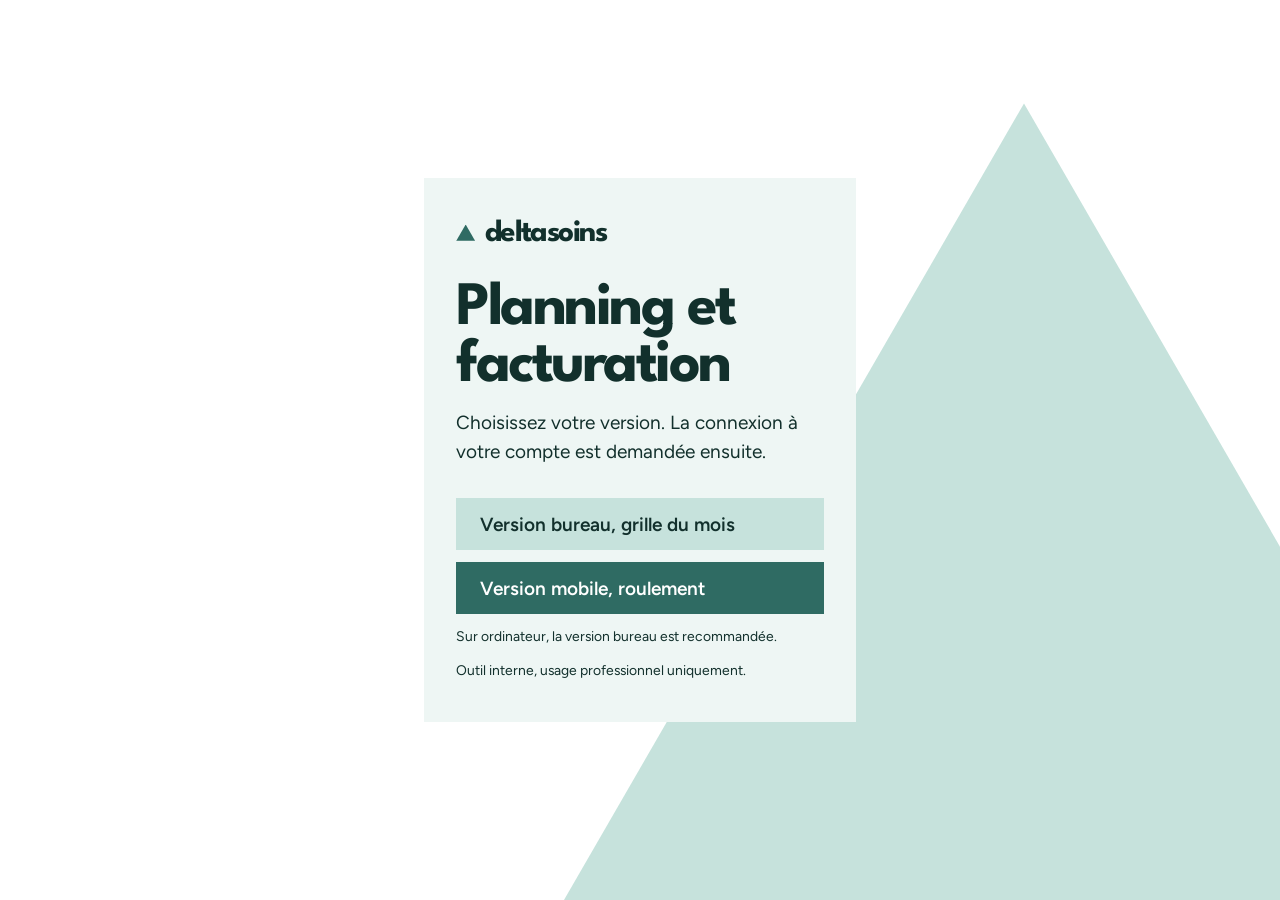
<file: espace-professionnel.html>
<!DOCTYPE html>
<html lang="fr">
<head>
<meta charset="UTF-8">
<meta name="viewport" content="width=device-width, initial-scale=1.0, maximum-scale=1.0, viewport-fit=cover">
<title>Espace professionnel — Deltasoins 13010</title>
<meta name="robots" content="noindex, nofollow">
<link rel="icon" href="data:image/svg+xml,<svg xmlns=%22http://www.w3.org/2000/svg%22 viewBox=%220 0 100 100%22><circle cx=%2250%22 cy=%2250%22 r=%2248%22 fill=%22%234f9d94%22/></svg>">
<link rel="preconnect" href="https://fonts.googleapis.com">
<link rel="preconnect" href="https://fonts.gstatic.com" crossorigin>
<link href="https://fonts.googleapis.com/css2?family=League+Spartan:wght@700&family=Figtree:wght@400;600&display=swap" rel="stylesheet">
<link rel="stylesheet" href="css/style.css">
<!--
  Portail d'accès à usage interne : propose simplement le choix entre la version bureau et la version
  mobile de l'outil de planning/facturation. Pas de code d'accès ici — inutile depuis que l'outil lui-même
  demande un compte (email/mot de passe via Supabase) pour accéder aux données. La vraie protection des
  données se fait donc en aval, sur chaque outil :
  - Version bureau (JD_Consult_Planning.html) et version mobile (JD_Consult_Planning_Mobile.html) :
    compte email/mot de passe (Supabase), données patients et ordonnances synchronisées en ligne sur ce
    compte + copie locale hors connexion. Vérifier que la sécurité entre comptes (Row Level Security) est
    bien activée côté Supabase avant d'y saisir de vraies données patients.

  Cette page n'apparaît pas dans sitemap.xml et est exclue de l'indexation via robots.txt + la balise
  meta robots ci-dessus.
-->
</head>
<body>

<main class="gate">
  <div class="gate__delta" aria-hidden="true"></div>
  <div class="gate__card">
    <a href="index.html" class="wordmark" aria-label="Deltasoins, accueil"><span class="wordmark__delta" aria-hidden="true"></span>deltasoins</a>
    <h1 style="margin-top:2rem">Planning et facturation</h1>
    <p>Choisissez votre version. La connexion à votre compte est demandée ensuite.</p>
    <div class="gate__choices">
      <a class="button" href="JD_Consult_Planning.html" id="linkDesktop">Version bureau, grille du mois</a>
      <a class="button" href="JD_Consult_Planning_Mobile.html" id="linkMobile">Version mobile, roulement</a>
    </div>
    <p class="gate__hint" id="autoHint"></p>
    <p class="gate__hint">Outil interne, usage professionnel uniquement.</p>
  </div>
</main>

<script>
  // Suggestion automatique selon la taille d'écran (téléphone -> mobile, sinon bureau), tout en
  // laissant les deux liens cliquables pour changer d'avis à tout moment.
  const isPhone = window.matchMedia('(max-width: 600px)').matches;
  document.getElementById('autoHint').textContent = isPhone
    ? 'Sur téléphone, la version mobile est recommandée.'
    : 'Sur ordinateur, la version bureau est recommandée.';
  document.getElementById(isPhone ? 'linkMobile' : 'linkDesktop').classList.add('is-pref');
</script>

</body>
</html>
</file>
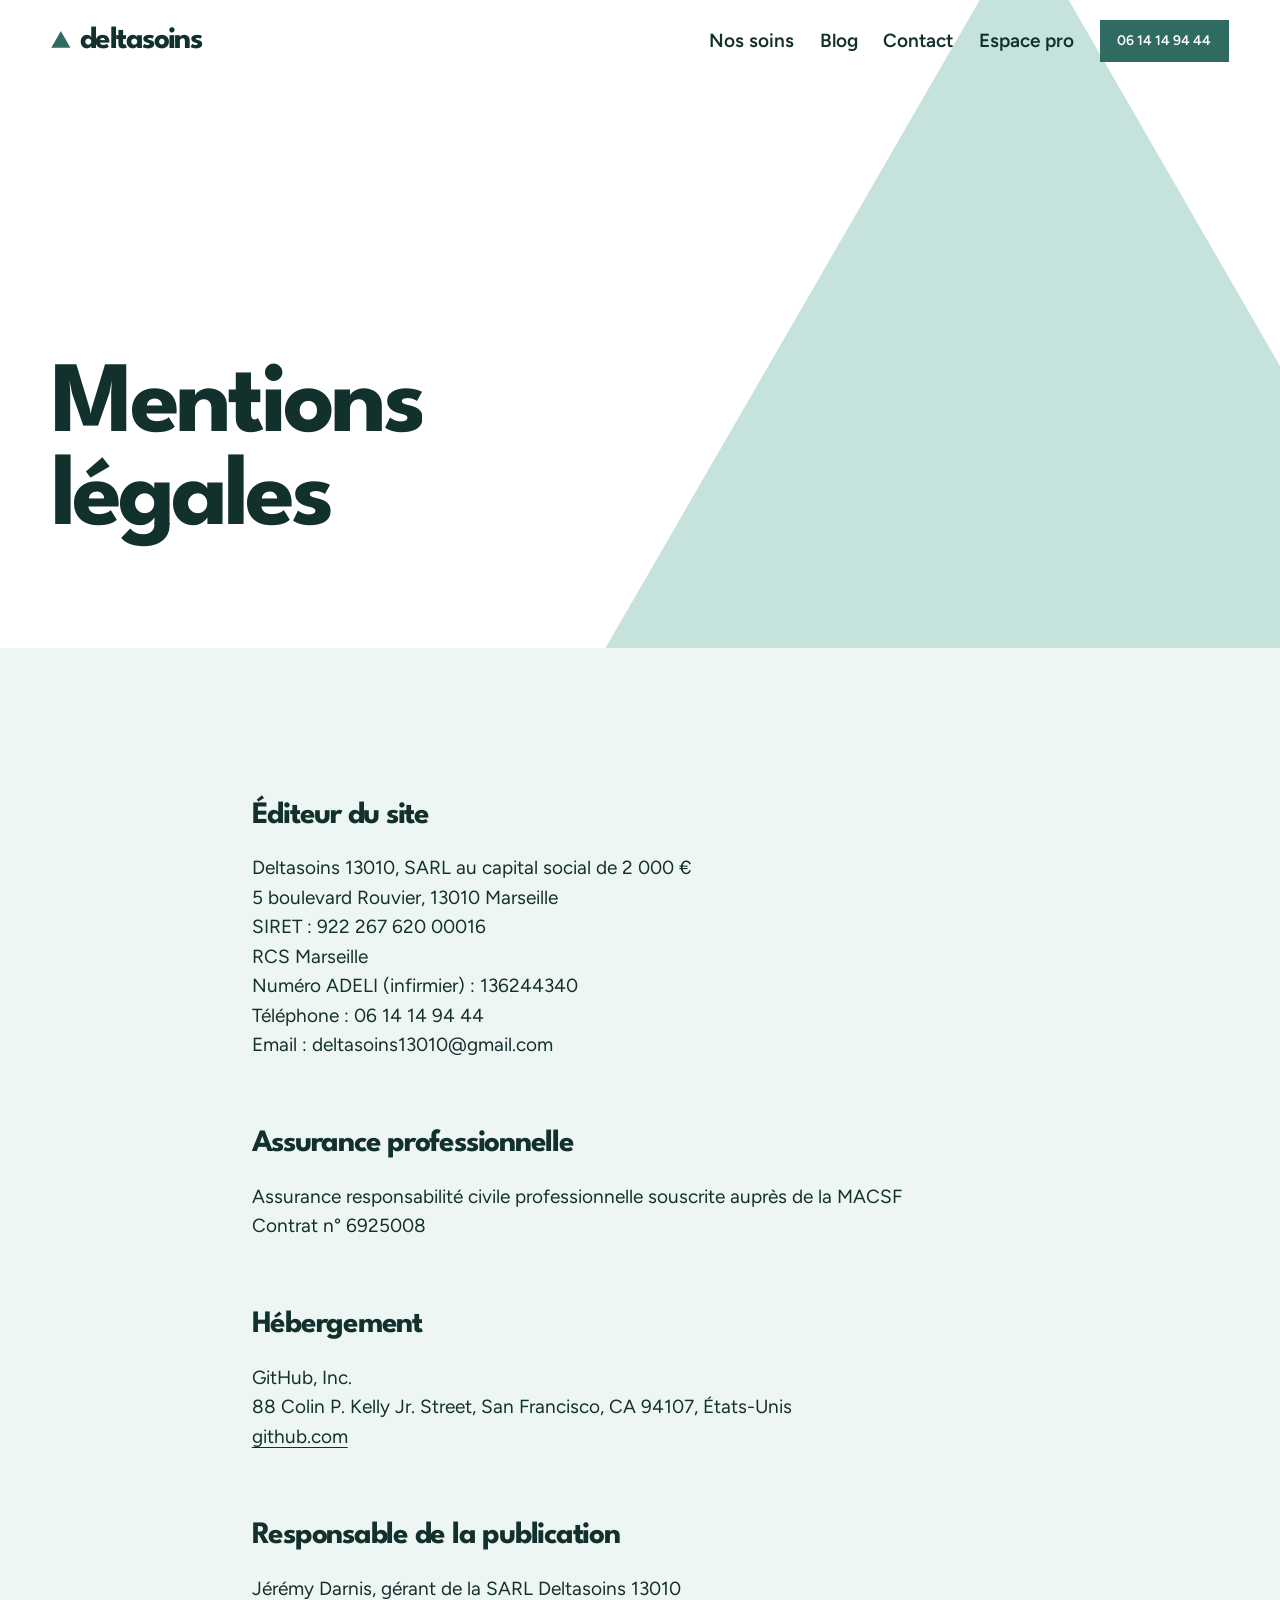
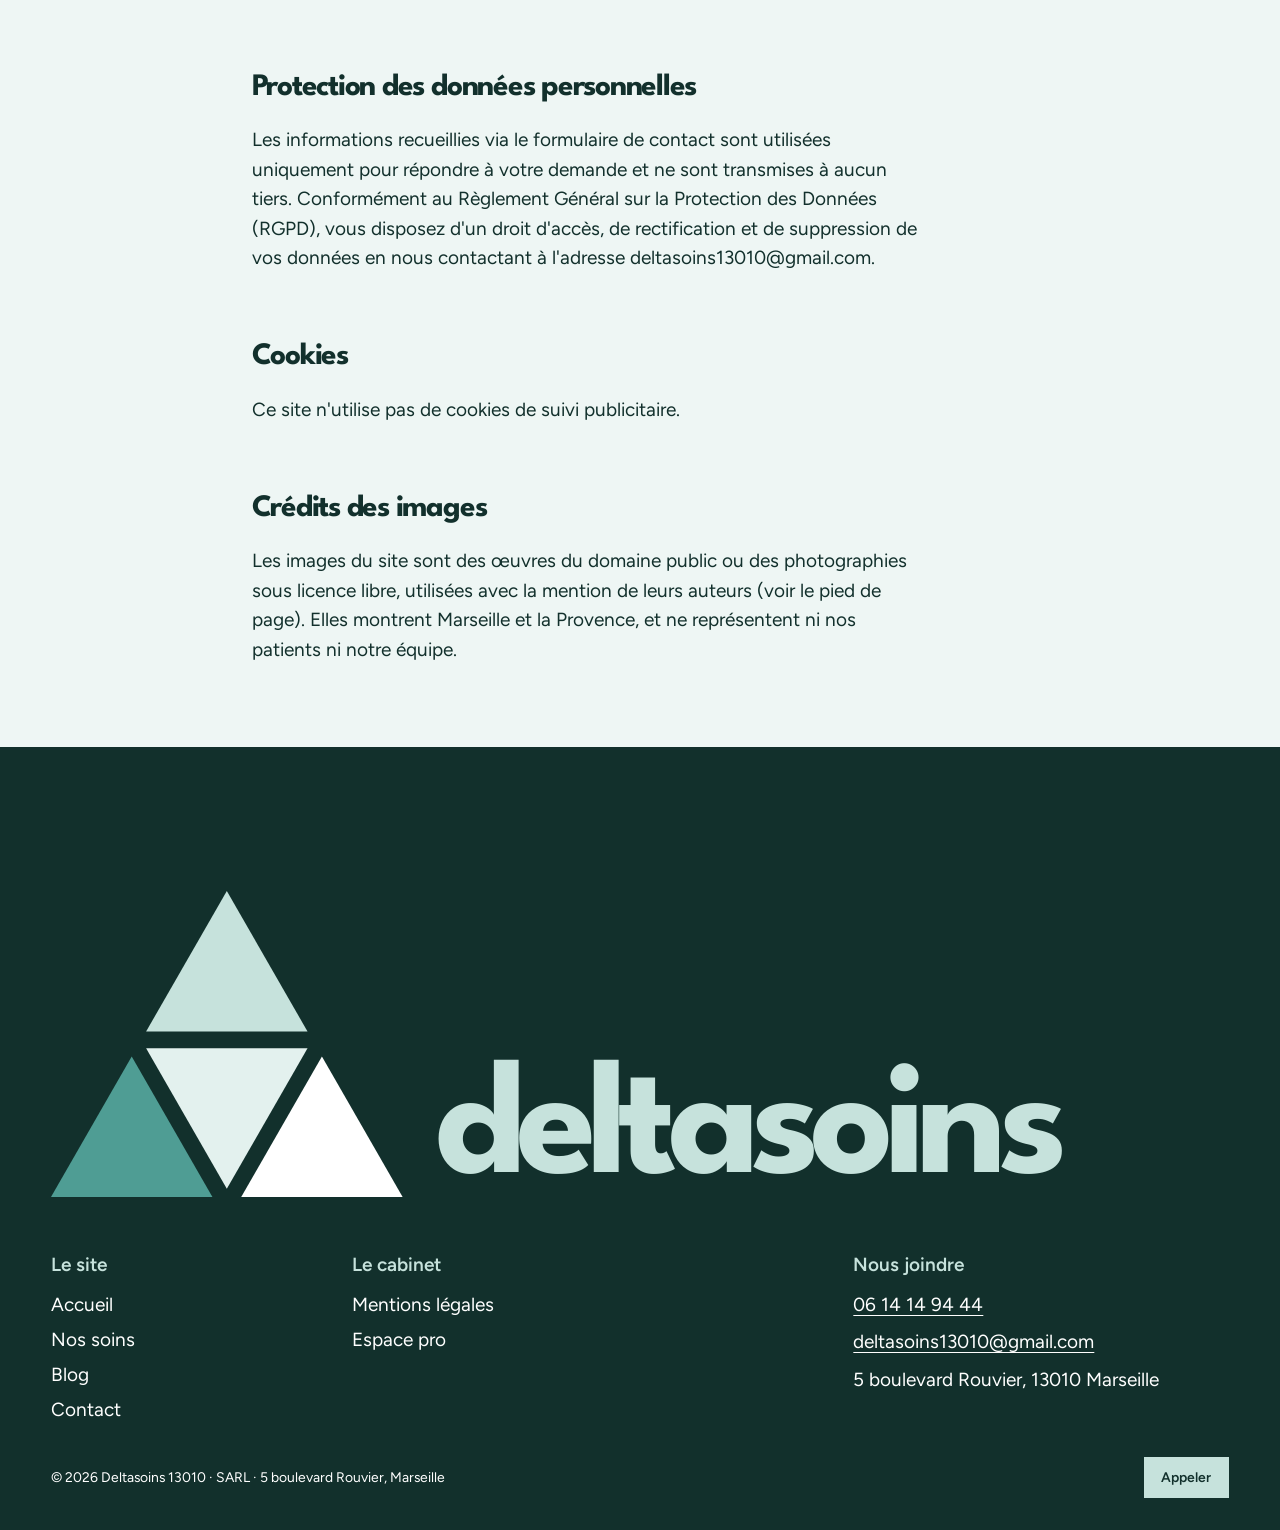
<file: mentions-legales.html>
<!DOCTYPE html>
<html lang="fr">
<head>
<meta charset="UTF-8">
<meta name="viewport" content="width=device-width, initial-scale=1.0">
<title>Mentions légales — Deltasoins 13010</title>
<meta name="description" content="Mentions légales du site Deltasoins 13010.">
<link rel="icon" href="data:image/svg+xml,<svg xmlns=%22http://www.w3.org/2000/svg%22 viewBox=%220 0 100 100%22><circle cx=%2250%22 cy=%2250%22 r=%2248%22 fill=%22%234f9d94%22/></svg>">
<link rel="preconnect" href="https://fonts.googleapis.com">
<link rel="preconnect" href="https://fonts.gstatic.com" crossorigin>
<link href="https://fonts.googleapis.com/css2?family=League+Spartan:wght@700&family=Figtree:wght@400;600&display=swap" rel="stylesheet">
<link rel="stylesheet" href="css/style.css">
<script>document.documentElement.classList.add('js')</script>
</head>
<body>

<header class="site-header">
  <a href="index.html" class="wordmark" aria-label="Deltasoins, accueil"><span class="wordmark__delta" aria-hidden="true"></span>deltasoins</a>
  <button class="nav-toggle" aria-expanded="false" aria-controls="main-nav">Menu</button>
  <nav class="main-nav" id="main-nav" aria-label="Navigation principale">
    <a href="services.html">Nos soins</a>
    <a href="blog.html">Blog</a>
    <a href="contact.html">Contact</a>
    <a href="espace-professionnel.html">Espace pro</a>
    <a href="tel:0614149444" class="button button--small">06 14 14 94 44</a>
  </nav>
</header>

<main>
<section class="page-hero">
  <div class="page-hero__delta" aria-hidden="true"></div>
  <div class="page-hero__copy">
    <h1 class="lines"><span class="line"><span data-line style="--i:0">Mentions</span></span><span class="line"><span data-line style="--i:1">légales</span></span></h1>
  </div>
</section>

<section class="field-white section wrap">
  <div class="article">
    <div class="article__body">
      <h2>Éditeur du site</h2>
      <p>Deltasoins 13010, SARL au capital social de 2 000 €<br>
      5 boulevard Rouvier, 13010 Marseille<br>
      SIRET&nbsp;: 922 267 620 00016<br>
      RCS Marseille<br>
      Numéro ADELI (infirmier)&nbsp;: 136244340<br>
      Téléphone&nbsp;: 06 14 14 94 44<br>
      Email&nbsp;: deltasoins13010@gmail.com</p>

      <h2>Assurance professionnelle</h2>
      <p>Assurance responsabilité civile professionnelle souscrite auprès de la MACSF<br>
      Contrat n° 6925008</p>

      <h2>Hébergement</h2>
      <p>GitHub, Inc.<br>
      88 Colin P. Kelly Jr. Street, San Francisco, CA 94107, États-Unis<br>
      <a class="link-plain" href="https://github.com" target="_blank" rel="noopener">github.com</a></p>

      <h2>Responsable de la publication</h2>
      <p>Jérémy Darnis, gérant de la SARL Deltasoins 13010</p>

      <h2>Protection des données personnelles</h2>
      <p>Les informations recueillies via le formulaire de contact sont utilisées uniquement pour répondre à votre demande et ne sont transmises à aucun tiers. Conformément au Règlement Général sur la Protection des Données (RGPD), vous disposez d'un droit d'accès, de rectification et de suppression de vos données en nous contactant à l'adresse deltasoins13010@gmail.com.</p>

      <h2>Cookies</h2>
      <p>Ce site n'utilise pas de cookies de suivi publicitaire.</p>

      <h2>Crédits des images</h2>
      <p>Les images du site sont des œuvres du domaine public ou des photographies sous licence libre, utilisées avec la mention de leurs auteurs (voir le pied de page). Elles montrent Marseille et la Provence, et ne représentent ni nos patients ni notre équipe.</p>
    </div>
  </div>
</section>

</main>

<footer class="site-footer">
  <div class="mark" aria-hidden="true">
    <div class="mark__delta"><svg viewBox="8.7 10 212.6 185" role="presentation"><polygon points="115.0,10.0 163.8,95.0 66.2,95.0" fill="#c6e2dc"/><polygon points="57.5,110.0 106.3,195.0 8.7,195.0" fill="#4f9d94"/><polygon points="172.5,110.0 221.3,195.0 123.7,195.0" fill="#ffffff"/><polygon points="66.2,105.0 163.8,105.0 115.0,190.0" fill="#e3f1ee"/></svg></div>
    <div class="mark__word">deltasoins</div>
  </div>
  <div class="footer-cols">
    <div class="fc-nav">
      <h3>Le site</h3>
      <ul class="plain">
        <li><a href="index.html">Accueil</a></li>
        <li><a href="services.html">Nos soins</a></li>
        <li><a href="blog.html">Blog</a></li>
        <li><a href="contact.html">Contact</a></li>
      </ul>
    </div>
    <div class="fc-more">
      <h3>Le cabinet</h3>
      <ul class="plain">
        <li><a href="mentions-legales.html">Mentions légales</a></li>
        <li><a href="espace-professionnel.html">Espace pro</a></li>
      </ul>
    </div>
    <div class="fc-contact">
      <h3>Nous joindre</h3>
      <p><a class="link-plain" href="tel:0614149444">06 14 14 94 44</a></p>
      <p><a class="link-plain" href="mailto:deltasoins13010@gmail.com">deltasoins13010@gmail.com</a></p>
      <p>5 boulevard Rouvier, 13010 Marseille</p>
    </div>
  </div>
  
  <div class="footer-last">
    <span>© <span data-year>2026</span> Deltasoins 13010 · SARL · 5 boulevard Rouvier, Marseille</span>
    <a href="tel:0614149444" class="button button--peach button--small">Appeler</a>
  </div>
</footer>

<script src="js/script.js"></script>
</body>
</html>
</file>
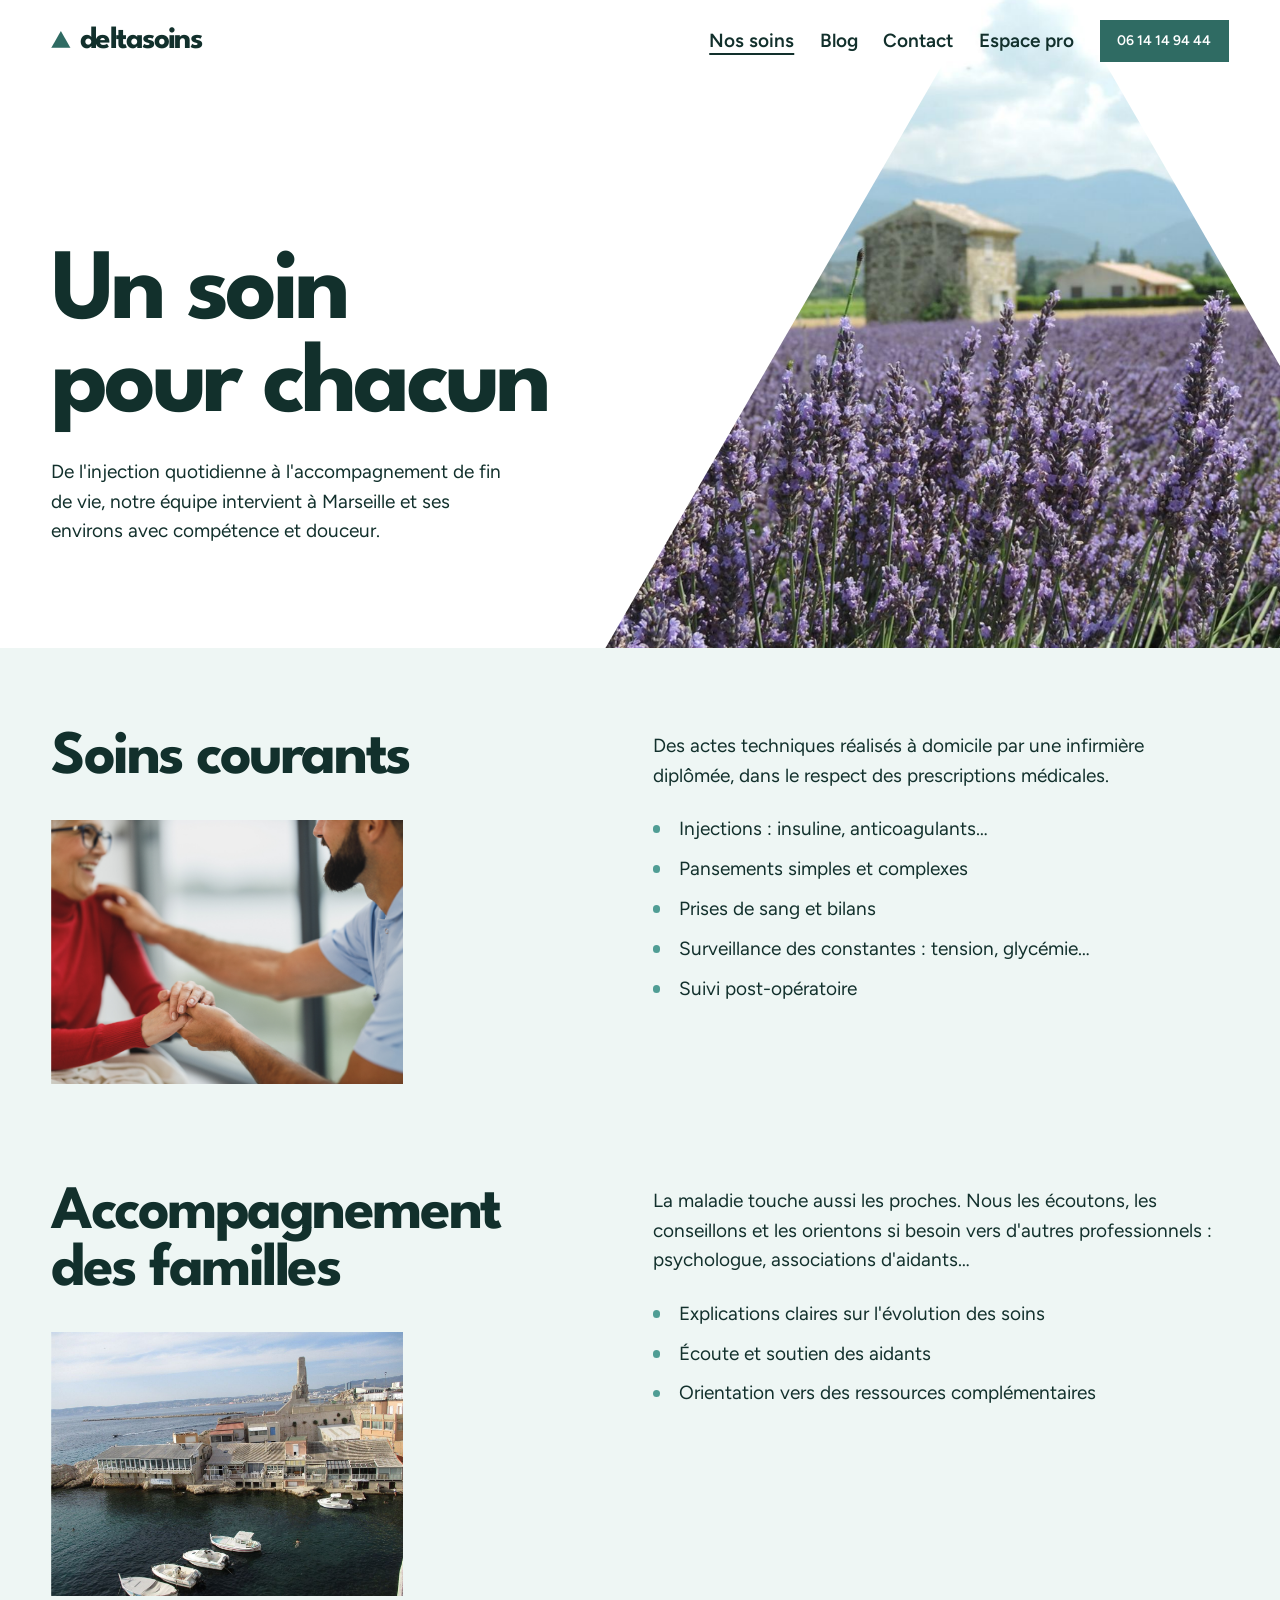
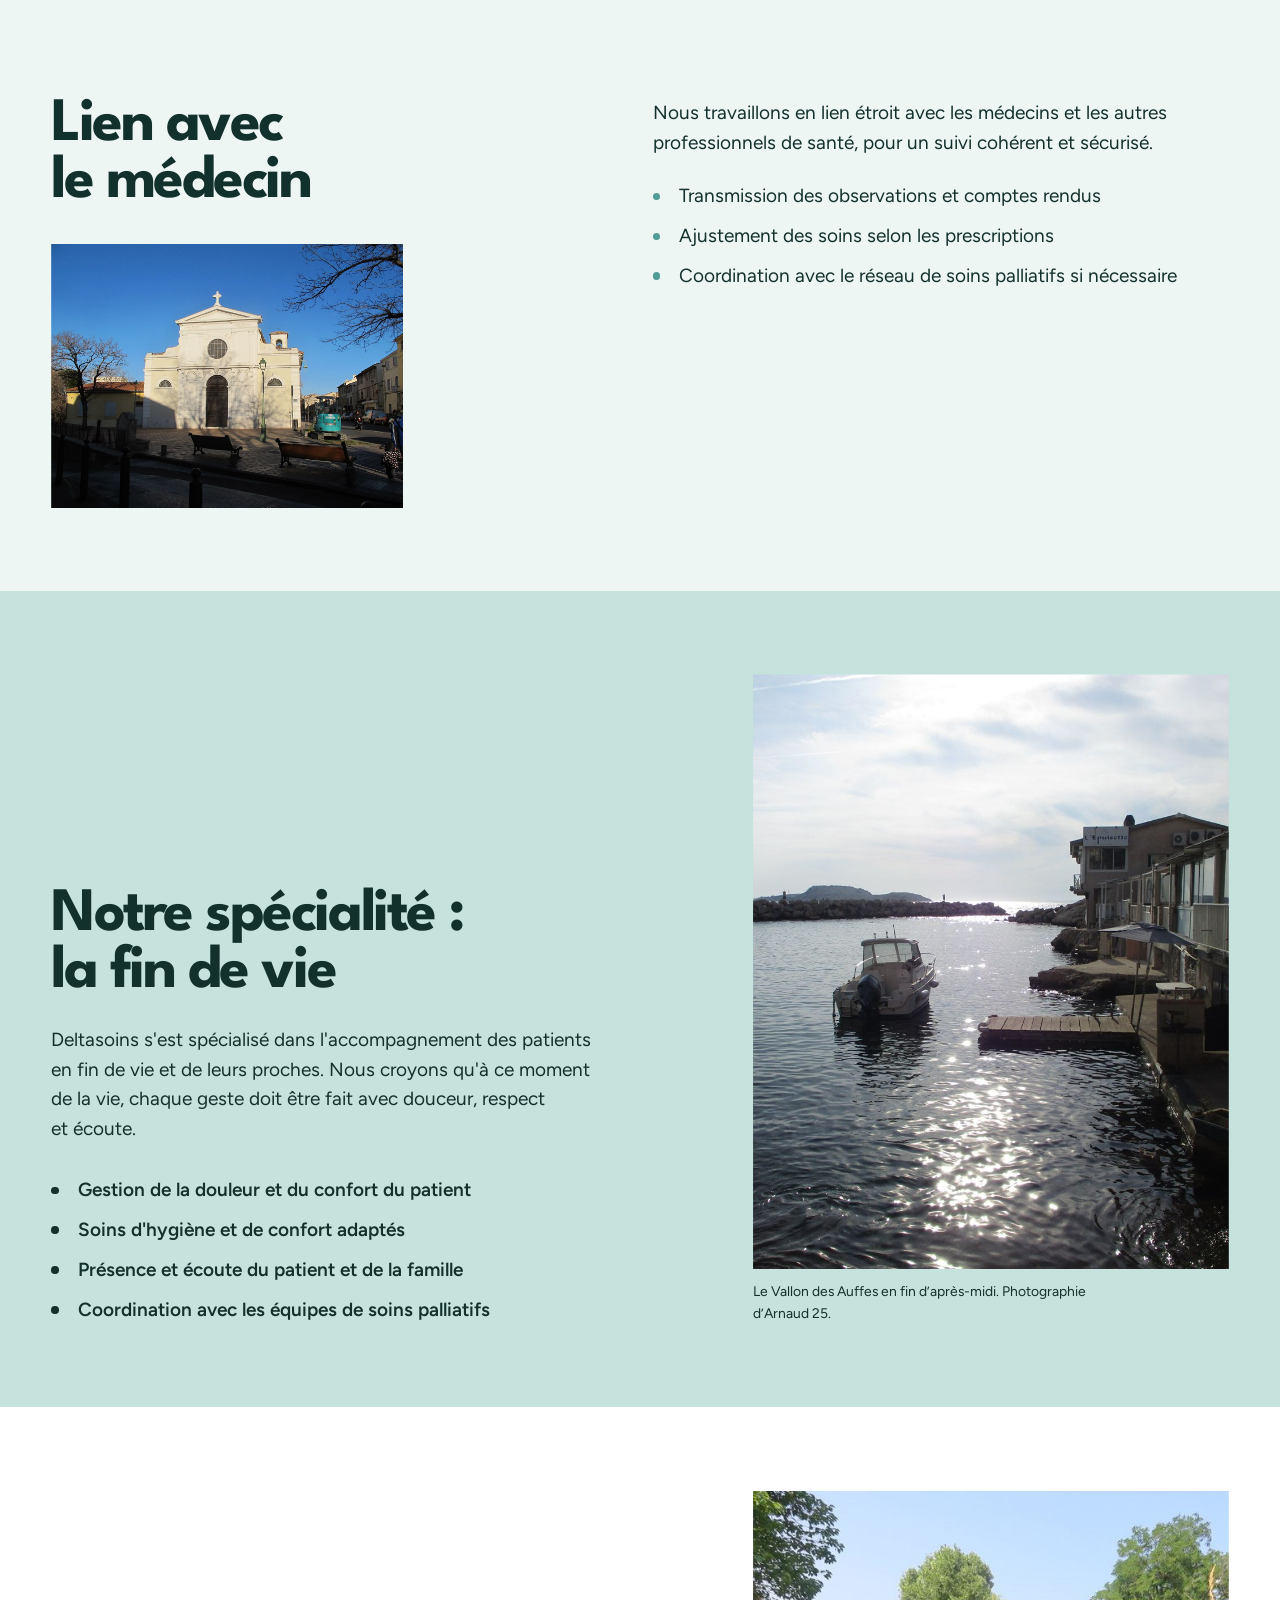
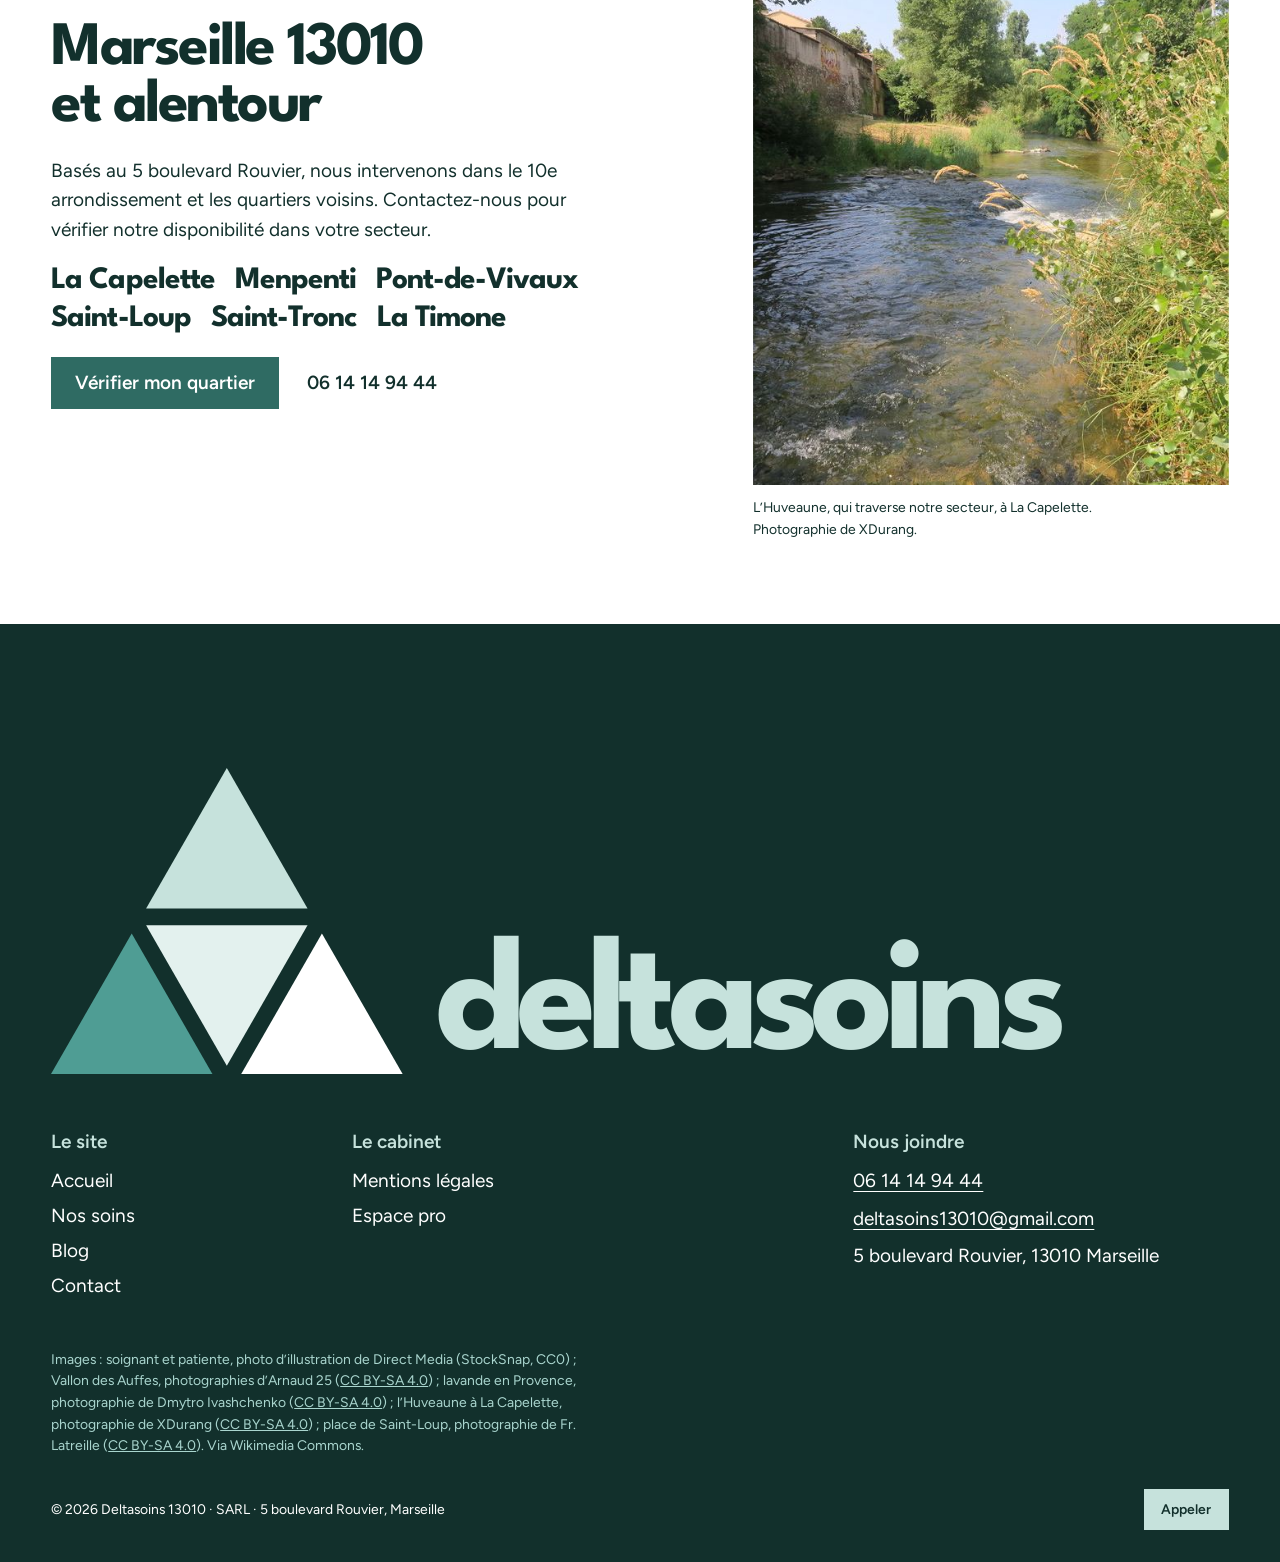
<file: services.html>
<!DOCTYPE html>
<html lang="fr">
<head>
<meta charset="UTF-8">
<meta name="viewport" content="width=device-width, initial-scale=1.0">
<title>Nos soins — Deltasoins 13010</title>
<meta name="description" content="Découvrez les soins infirmiers à domicile proposés par Deltasoins à Marseille : soins courants, soins palliatifs et accompagnement de fin de vie.">
<link rel="icon" href="data:image/svg+xml,<svg xmlns=%22http://www.w3.org/2000/svg%22 viewBox=%220 0 100 100%22><circle cx=%2250%22 cy=%2250%22 r=%2248%22 fill=%22%234f9d94%22/></svg>">
<link rel="preconnect" href="https://fonts.googleapis.com">
<link rel="preconnect" href="https://fonts.gstatic.com" crossorigin>
<link href="https://fonts.googleapis.com/css2?family=League+Spartan:wght@700&family=Figtree:wght@400;600&display=swap" rel="stylesheet">
<link rel="stylesheet" href="css/style.css">
<script>document.documentElement.classList.add('js')</script>
</head>
<body>

<header class="site-header">
  <a href="index.html" class="wordmark" aria-label="Deltasoins, accueil"><span class="wordmark__delta" aria-hidden="true"></span>deltasoins</a>
  <button class="nav-toggle" aria-expanded="false" aria-controls="main-nav">Menu</button>
  <nav class="main-nav" id="main-nav" aria-label="Navigation principale">
    <a href="services.html" aria-current="page">Nos soins</a>
    <a href="blog.html">Blog</a>
    <a href="contact.html">Contact</a>
    <a href="espace-professionnel.html">Espace pro</a>
    <a href="tel:0614149444" class="button button--small">06 14 14 94 44</a>
  </nav>
</header>

<main>
<section class="page-hero">
  <div class="page-hero__delta page-hero__delta--photo" aria-hidden="true"><img src="assets/lavande.jpg" width="1400" height="1050" alt=""></div>
  <div class="page-hero__copy">
    <h1 class="lines"><span class="line"><span data-line style="--i:0">Un soin</span></span><span class="line"><span data-line style="--i:1">pour chacun</span></span></h1>
    <p data-rise style="--i:0">De l'injection quotidienne à l'accompagnement de fin de vie, notre équipe intervient à Marseille et ses environs avec compétence et douceur.</p>
  </div>
</section>

<section class="field-white section wrap">
  <article class="svc">
    <div class="svc__head">
      <h2 data-reveal>Soins courants</h2>
      <figure class="svc__pic"><div class="shutter" data-reveal><img src="assets/soignant-patiente.jpg" width="960" height="640" loading="lazy" decoding="async" alt="Un soignant tient la main d’une femme âgée qui lui sourit (photo d’illustration)."></div></figure>
    </div>
    <div class="svc__body" data-reveal style="--i:1">
      <p>Des actes techniques réalisés à domicile par une infirmière diplômée, dans le respect des prescriptions médicales.</p>
      <ul class="delta-list delta-list--peach">
        <li>Injections&nbsp;: insuline, anticoagulants…</li>
        <li>Pansements simples et complexes</li>
        <li>Prises de sang et bilans</li>
        <li>Surveillance des constantes&nbsp;: tension, glycémie…</li>
        <li>Suivi post-opératoire</li>
      </ul>
    </div>
  </article>
  <article class="svc">
    <div class="svc__head">
      <h2 data-reveal>Accompagnement des familles</h2>
      <figure class="svc__pic"><div class="shutter" data-reveal><img src="assets/vallon-des-auffes.jpg" width="1400" height="1050" loading="lazy" decoding="async" alt="Les cabanons colorés et les barques du Vallon des Auffes, à Marseille."></div></figure>
    </div>
    <div class="svc__body" data-reveal style="--i:1">
      <p>La maladie touche aussi les proches. Nous les écoutons, les conseillons et les orientons si besoin vers d'autres professionnels&nbsp;: psychologue, associations d'aidants…</p>
      <ul class="delta-list delta-list--peach">
        <li>Explications claires sur l'évolution des soins</li>
        <li>Écoute et soutien des aidants</li>
        <li>Orientation vers des ressources complémentaires</li>
      </ul>
    </div>
  </article>
  <article class="svc">
    <div class="svc__head">
      <h2 data-reveal>Lien avec le médecin</h2>
      <figure class="svc__pic"><div class="shutter" data-reveal><img src="assets/saint-loup-place.jpg" width="1400" height="1050" loading="lazy" decoding="async" alt="La place de l’église de Saint-Loup, dans le 10e arrondissement, en fin de journée."></div></figure>
    </div>
    <div class="svc__body" data-reveal style="--i:1">
      <p>Nous travaillons en lien étroit avec les médecins et les autres professionnels de santé, pour un suivi cohérent et sécurisé.</p>
      <ul class="delta-list delta-list--peach">
        <li>Transmission des observations et comptes rendus</li>
        <li>Ajustement des soins selon les prescriptions</li>
        <li>Coordination avec le réseau de soins palliatifs si nécessaire</li>
      </ul>
    </div>
  </article>
</section>

<section class="field-white">
  <div class="roof field-peach section">
    <div class="roof__grid wrap">
      <div class="roof__text">
        <h2 data-reveal>Notre spécialité&nbsp;: la fin de vie</h2>
        <p data-reveal style="--i:1">Deltasoins s'est spécialisé dans l'accompagnement des patients en fin de vie et de leurs proches. Nous croyons qu'à ce moment de la vie, chaque geste doit être fait avec douceur, respect et écoute.</p>
        <ul class="delta-list" data-reveal style="--i:2">
          <li>Gestion de la douleur et du confort du patient</li>
          <li>Soins d'hygiène et de confort adaptés</li>
          <li>Présence et écoute du patient et de la famille</li>
          <li>Coordination avec les équipes de soins palliatifs</li>
        </ul>
      </div>
      <figure class="roof__figure">
        <div class="roof__frame shutter" data-reveal>
          <img src="assets/vallon-des-auffes-soleil.jpg" width="1400" height="1050" loading="lazy" decoding="async" alt="Le petit port du Vallon des Auffes au soleil, des barques sur l’eau scintillante.">
        </div>
        <figcaption class="credit-line">Le Vallon des Auffes en fin d’après-midi. Photographie d’Arnaud 25.</figcaption>
      </figure>
    </div>
  </div>
</section>

<section class="section wrap">
  <div class="sector">
    <div class="sector__text">
      <h2 data-reveal>Marseille 13010 et alentour</h2>
      <p data-reveal style="--i:1">Basés au 5 boulevard Rouvier, nous intervenons dans le 10e arrondissement et les quartiers voisins. Contactez-nous pour vérifier notre disponibilité dans votre secteur.</p>
      <p class="quartiers" data-reveal style="--i:2"><span>La Capelette</span> <span>Menpenti</span> <span>Pont-de-Vivaux</span> <span>Saint-Loup</span> <span>Saint-Tronc</span> <span>La Timone</span></p>
      <p data-reveal style="--i:3" class="hero__actions"><a href="index.html#tournee" class="button">Vérifier mon quartier</a> <a href="tel:0614149444" class="link">06 14 14 94 44</a></p>
    </div>
    <figure class="sector__media" data-reveal style="--i:2">
      <div class="sector__frame drift"><img src="assets/huveaune-capelette.jpg" width="1086" height="724" loading="lazy" decoding="async" alt="L’Huveaune à La Capelette en été, entre les herbes hautes et les arbres."></div>
      <figcaption class="credit-line">L’Huveaune, qui traverse notre secteur, à La Capelette. Photographie de XDurang.</figcaption>
    </figure>
  </div>
</section>

</main>

<footer class="site-footer">
  <div class="mark" aria-hidden="true">
    <div class="mark__delta"><svg viewBox="8.7 10 212.6 185" role="presentation"><polygon points="115.0,10.0 163.8,95.0 66.2,95.0" fill="#c6e2dc"/><polygon points="57.5,110.0 106.3,195.0 8.7,195.0" fill="#4f9d94"/><polygon points="172.5,110.0 221.3,195.0 123.7,195.0" fill="#ffffff"/><polygon points="66.2,105.0 163.8,105.0 115.0,190.0" fill="#e3f1ee"/></svg></div>
    <div class="mark__word">deltasoins</div>
  </div>
  <div class="footer-cols">
    <div class="fc-nav">
      <h3>Le site</h3>
      <ul class="plain">
        <li><a href="index.html">Accueil</a></li>
        <li><a href="services.html">Nos soins</a></li>
        <li><a href="blog.html">Blog</a></li>
        <li><a href="contact.html">Contact</a></li>
      </ul>
    </div>
    <div class="fc-more">
      <h3>Le cabinet</h3>
      <ul class="plain">
        <li><a href="mentions-legales.html">Mentions légales</a></li>
        <li><a href="espace-professionnel.html">Espace pro</a></li>
      </ul>
    </div>
    <div class="fc-contact">
      <h3>Nous joindre</h3>
      <p><a class="link-plain" href="tel:0614149444">06 14 14 94 44</a></p>
      <p><a class="link-plain" href="mailto:deltasoins13010@gmail.com">deltasoins13010@gmail.com</a></p>
      <p>5 boulevard Rouvier, 13010 Marseille</p>
    </div>
  </div>
  <p class="credits">Images&nbsp;: soignant et patiente, photo d’illustration de Direct Media (StockSnap, CC0)&nbsp;; Vallon des Auffes, photographies d’Arnaud 25 (<a href="https://creativecommons.org/licenses/by-sa/4.0/deed.fr">CC BY-SA 4.0</a>)&nbsp;; lavande en Provence, photographie de Dmytro Ivashchenko (<a href="https://creativecommons.org/licenses/by-sa/4.0/deed.fr">CC BY-SA 4.0</a>)&nbsp;; l’Huveaune à La Capelette, photographie de XDurang (<a href="https://creativecommons.org/licenses/by-sa/4.0/deed.fr">CC BY-SA 4.0</a>)&nbsp;; place de Saint-Loup, photographie de Fr. Latreille (<a href="https://creativecommons.org/licenses/by-sa/4.0/deed.fr">CC BY-SA 4.0</a>). Via Wikimedia Commons.</p>
  <div class="footer-last">
    <span>© <span data-year>2026</span> Deltasoins 13010 · SARL · 5 boulevard Rouvier, Marseille</span>
    <a href="tel:0614149444" class="button button--peach button--small">Appeler</a>
  </div>
</footer>

<script src="js/script.js"></script>
</body>
</html>
</file>
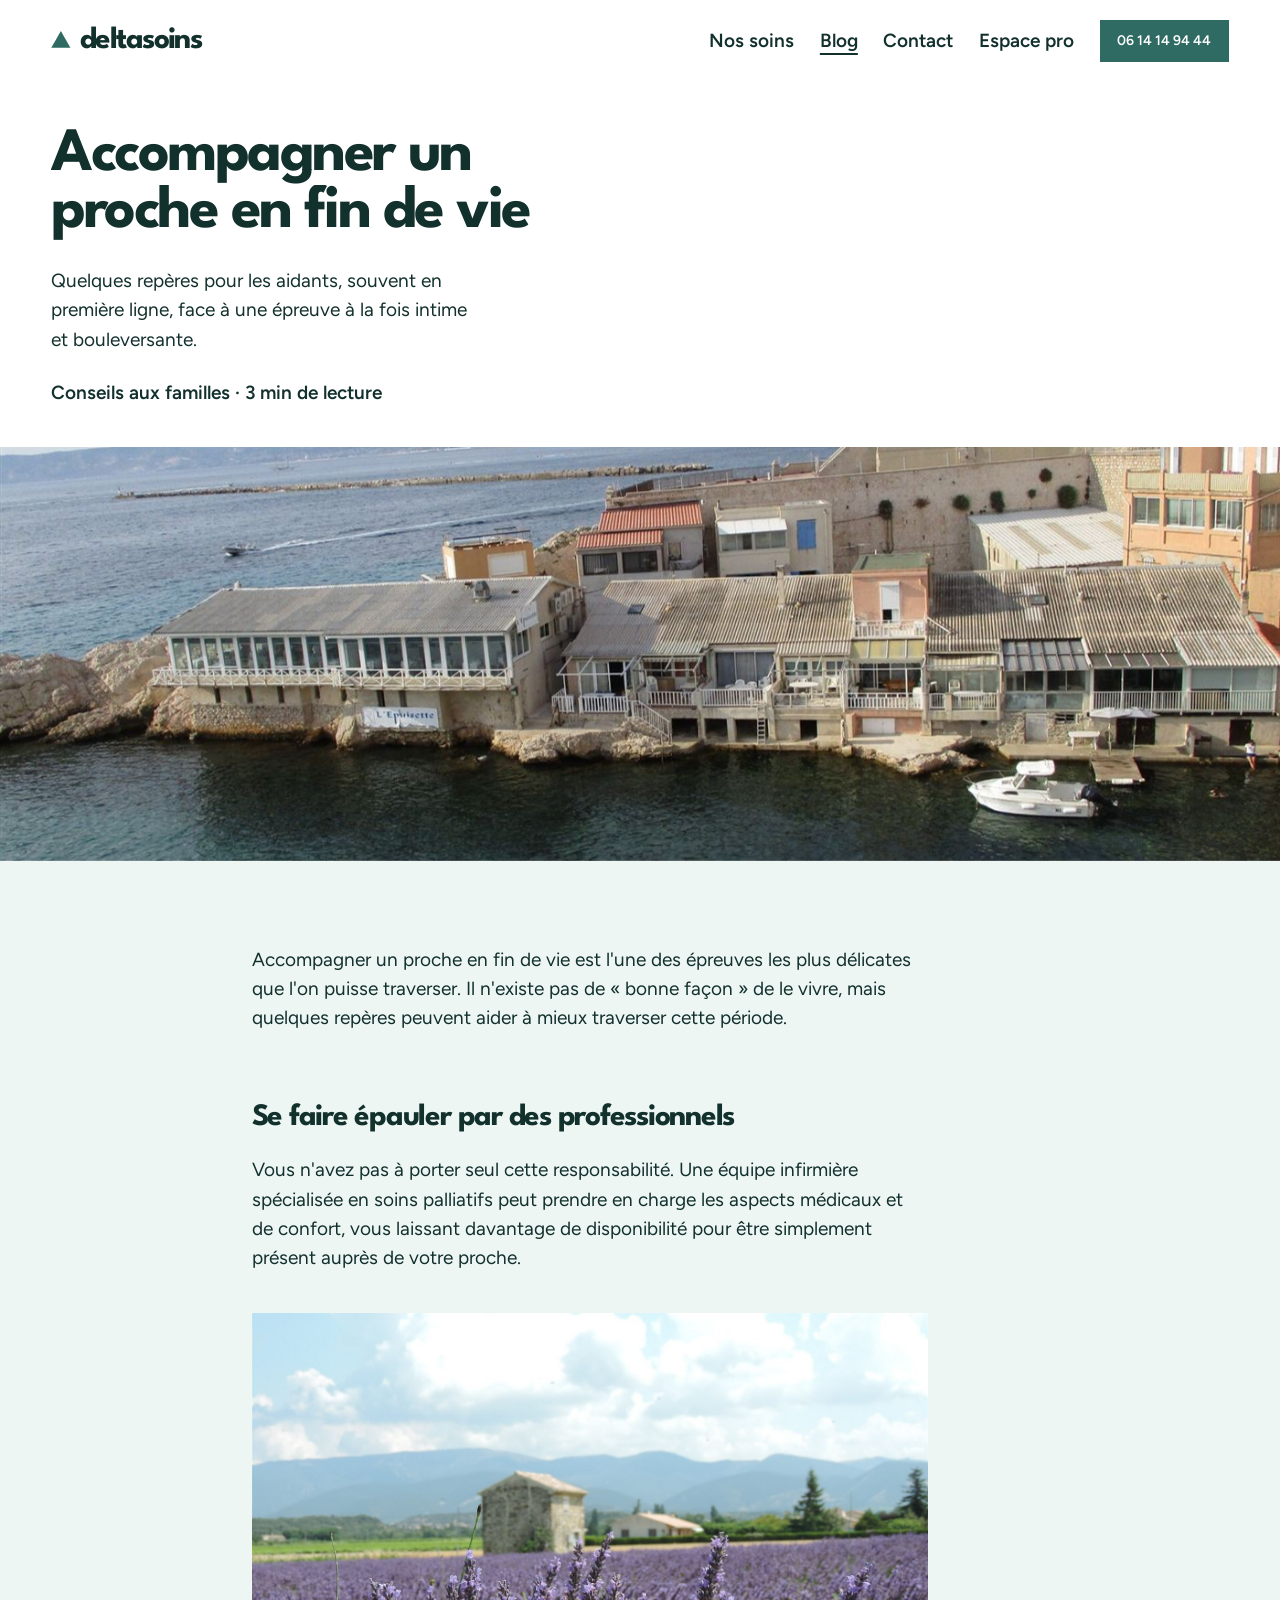
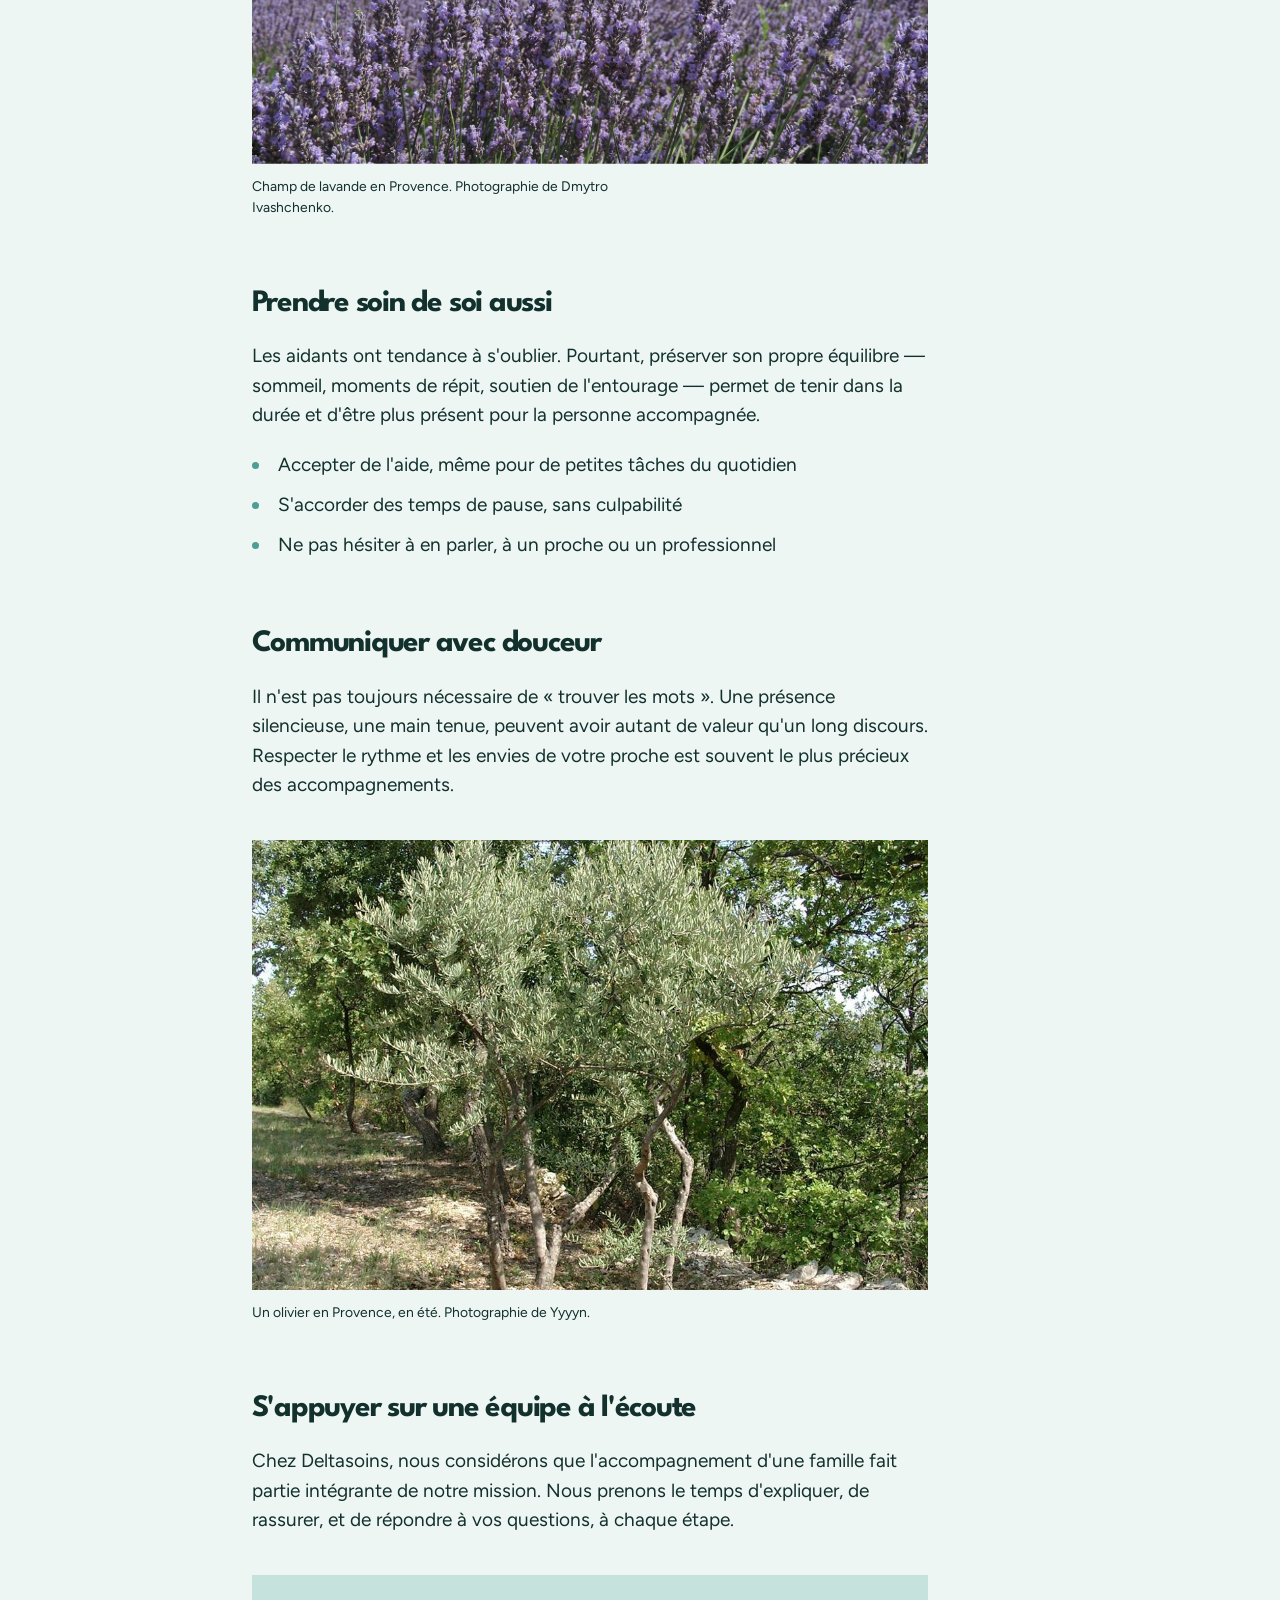
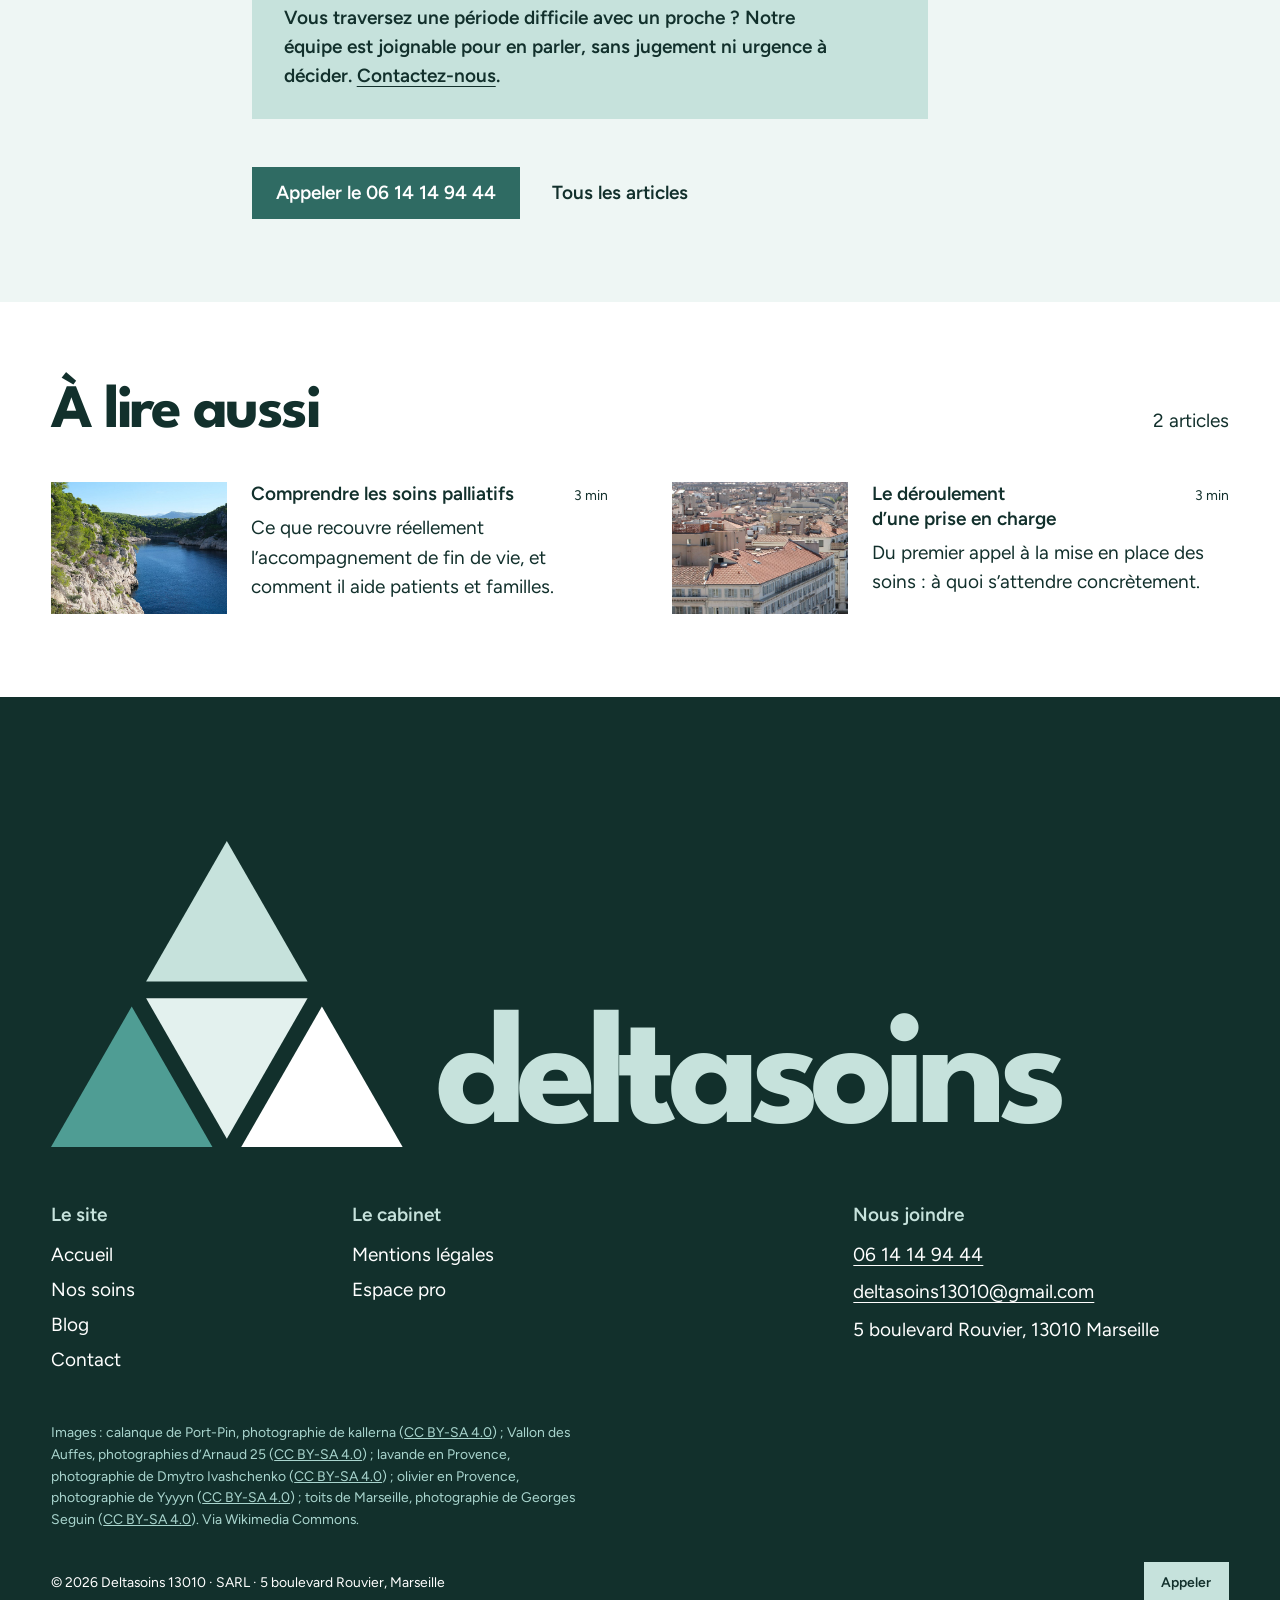
<file: blog/article-accompagner-un-proche.html>
<!DOCTYPE html>
<html lang="fr">
<head>
<meta charset="UTF-8">
<meta name="viewport" content="width=device-width, initial-scale=1.0">
<title>Accompagner un proche en fin de vie — Blog Deltasoins 13010</title>
<meta name="description" content="Quelques repères pour les aidants qui accompagnent un proche en fin de vie, par l’équipe Deltasoins à Marseille.">
<link rel="icon" href="data:image/svg+xml,<svg xmlns=%22http://www.w3.org/2000/svg%22 viewBox=%220 0 100 100%22><circle cx=%2250%22 cy=%2250%22 r=%2248%22 fill=%22%234f9d94%22/></svg>">
<link rel="preconnect" href="https://fonts.googleapis.com">
<link rel="preconnect" href="https://fonts.gstatic.com" crossorigin>
<link href="https://fonts.googleapis.com/css2?family=League+Spartan:wght@700&family=Figtree:wght@400;600&display=swap" rel="stylesheet">
<link rel="stylesheet" href="../css/style.css">
<script>document.documentElement.classList.add('js')</script>
</head>
<body>

<header class="site-header">
  <a href="../index.html" class="wordmark" aria-label="Deltasoins, accueil"><span class="wordmark__delta" aria-hidden="true"></span>deltasoins</a>
  <button class="nav-toggle" aria-expanded="false" aria-controls="main-nav">Menu</button>
  <nav class="main-nav" id="main-nav" aria-label="Navigation principale">
    <a href="../services.html">Nos soins</a>
    <a href="../blog.html" aria-current="page">Blog</a>
    <a href="../contact.html">Contact</a>
    <a href="../espace-professionnel.html">Espace pro</a>
    <a href="tel:0614149444" class="button button--small">06 14 14 94 44</a>
  </nav>
</header>

<main>
<section class="page-hero page-hero--article">
  <div class="page-hero__delta page-hero__delta--photo" aria-hidden="true"><img src="../assets/vallon-des-auffes.jpg" width="1400" height="1050" alt=""></div>
  <div class="page-hero__copy">
    <h1 class="lines"><span class="line"><span data-line style="--i:0">Accompagner un</span></span><span class="line"><span data-line style="--i:1">proche en fin de vie</span></span></h1>
    <p data-rise style="--i:0">Quelques repères pour les aidants, souvent en première ligne, face à une épreuve à la fois intime et bouleversante.</p>
    <p class="article__meta" data-rise style="--i:1">Conseils aux familles · 3 min de lecture</p>
  </div>
</section>

<section class="field-white section wrap">
  <div class="article">
    <div class="article__body">
      <p>Accompagner un proche en fin de vie est l'une des épreuves les plus délicates que l'on puisse traverser. Il n'existe pas de «&nbsp;bonne façon&nbsp;» de le vivre, mais quelques repères peuvent aider à mieux traverser cette période.</p>

      <h2 data-reveal>Se faire épauler par des professionnels</h2>
      <p>Vous n'avez pas à porter seul cette responsabilité. Une équipe infirmière spécialisée en soins palliatifs peut prendre en charge les aspects médicaux et de confort, vous laissant davantage de disponibilité pour être simplement présent auprès de votre proche.</p>

      <figure class="article__fig"><div class="shutter" data-reveal><img src="../assets/lavande.jpg" width="1400" height="1050" loading="lazy" decoding="async" alt="Un champ de lavande en fleur devant un mas et les collines."></div><figcaption class="credit-line">Champ de lavande en Provence. Photographie de Dmytro Ivashchenko.</figcaption></figure>

      <h2 data-reveal>Prendre soin de soi aussi</h2>
      <p>Les aidants ont tendance à s'oublier. Pourtant, préserver son propre équilibre — sommeil, moments de répit, soutien de l'entourage — permet de tenir dans la durée et d'être plus présent pour la personne accompagnée.</p>
      <ul data-reveal class="delta-list delta-list--peach">
        <li>Accepter de l'aide, même pour de petites tâches du quotidien</li>
        <li>S'accorder des temps de pause, sans culpabilité</li>
        <li>Ne pas hésiter à en parler, à un proche ou un professionnel</li>
      </ul>

      <h2 data-reveal>Communiquer avec douceur</h2>
      <p>Il n'est pas toujours nécessaire de «&nbsp;trouver les mots&nbsp;». Une présence silencieuse, une main tenue, peuvent avoir autant de valeur qu'un long discours. Respecter le rythme et les envies de votre proche est souvent le plus précieux des accompagnements.</p>

      <figure class="article__fig"><div class="shutter" data-reveal><img src="../assets/olivier.jpg" width="1000" height="1334" loading="lazy" decoding="async" alt="Un olivier au soleil dans la garrigue."></div><figcaption class="credit-line">Un olivier en Provence, en été. Photographie de Yyyyn.</figcaption></figure>

      <h2 data-reveal>S'appuyer sur une équipe à l'écoute</h2>
      <p>Chez Deltasoins, nous considérons que l'accompagnement d'une famille fait partie intégrante de notre mission. Nous prenons le temps d'expliquer, de rassurer, et de répondre à vos questions, à chaque étape.</p>

      <p class="article__note" data-reveal>Vous traversez une période difficile avec un proche&nbsp;? Notre équipe est joignable pour en parler, sans jugement ni urgence à décider. <a class="link-plain" href="../contact.html">Contactez-nous</a>.</p>

      <div class="article__end">
        <a href="tel:0614149444" class="button">Appeler le 06 14 14 94 44</a>
        <a href="../blog.html" class="link">Tous les articles</a>
      </div>
    </div>
  </div>
</section>

<section class="section wrap">
  <div class="reads__head" data-reveal><h2>À lire aussi</h2><span>2 articles</span></div>
  <div class="reads__list reads--large">
    <a href="article-comprendre-soins-palliatifs.html" class="read" data-reveal style="--i:0">
      <span class="read__pic"><img src="../assets/calanque-port-pin.jpg" width="1400" height="933" loading="lazy" decoding="async" alt=""></span>
      <div class="read__txt">
        <div class="read__top"><h3>Comprendre les soins palliatifs</h3><span class="read__time">3 min</span></div>
        <p>Ce que recouvre réellement l’accompagnement de fin de vie, et comment il aide patients et familles.</p>
      </div>
    </a>
    <a href="article-deroulement-prise-en-charge.html" class="read" data-reveal style="--i:1">
      <span class="read__pic"><img src="../assets/toits-marseille.jpg" width="1400" height="771" loading="lazy" decoding="async" alt=""></span>
      <div class="read__txt">
        <div class="read__top"><h3>Le déroulement d’une prise en charge</h3><span class="read__time">3 min</span></div>
        <p>Du premier appel à la mise en place des soins&nbsp;: à quoi s’attendre concrètement.</p>
      </div>
    </a>
  </div>
</section>

</main>

<footer class="site-footer">
  <div class="mark" aria-hidden="true">
    <div class="mark__delta"><svg viewBox="8.7 10 212.6 185" role="presentation"><polygon points="115.0,10.0 163.8,95.0 66.2,95.0" fill="#c6e2dc"/><polygon points="57.5,110.0 106.3,195.0 8.7,195.0" fill="#4f9d94"/><polygon points="172.5,110.0 221.3,195.0 123.7,195.0" fill="#ffffff"/><polygon points="66.2,105.0 163.8,105.0 115.0,190.0" fill="#e3f1ee"/></svg></div>
    <div class="mark__word">deltasoins</div>
  </div>
  <div class="footer-cols">
    <div class="fc-nav">
      <h3>Le site</h3>
      <ul class="plain">
        <li><a href="../index.html">Accueil</a></li>
        <li><a href="../services.html">Nos soins</a></li>
        <li><a href="../blog.html">Blog</a></li>
        <li><a href="../contact.html">Contact</a></li>
      </ul>
    </div>
    <div class="fc-more">
      <h3>Le cabinet</h3>
      <ul class="plain">
        <li><a href="../mentions-legales.html">Mentions légales</a></li>
        <li><a href="../espace-professionnel.html">Espace pro</a></li>
      </ul>
    </div>
    <div class="fc-contact">
      <h3>Nous joindre</h3>
      <p><a class="link-plain" href="tel:0614149444">06 14 14 94 44</a></p>
      <p><a class="link-plain" href="mailto:deltasoins13010@gmail.com">deltasoins13010@gmail.com</a></p>
      <p>5 boulevard Rouvier, 13010 Marseille</p>
    </div>
  </div>
  <p class="credits">Images&nbsp;: calanque de Port-Pin, photographie de kallerna (<a href="https://creativecommons.org/licenses/by-sa/4.0/deed.fr">CC BY-SA 4.0</a>)&nbsp;; Vallon des Auffes, photographies d’Arnaud 25 (<a href="https://creativecommons.org/licenses/by-sa/4.0/deed.fr">CC BY-SA 4.0</a>)&nbsp;; lavande en Provence, photographie de Dmytro Ivashchenko (<a href="https://creativecommons.org/licenses/by-sa/4.0/deed.fr">CC BY-SA 4.0</a>)&nbsp;; olivier en Provence, photographie de Yyyyn (<a href="https://creativecommons.org/licenses/by-sa/4.0/deed.fr">CC BY-SA 4.0</a>)&nbsp;; toits de Marseille, photographie de Georges Seguin (<a href="https://creativecommons.org/licenses/by-sa/4.0/deed.fr">CC BY-SA 4.0</a>). Via Wikimedia Commons.</p>
  <div class="footer-last">
    <span>© <span data-year>2026</span> Deltasoins 13010 · SARL · 5 boulevard Rouvier, Marseille</span>
    <a href="tel:0614149444" class="button button--peach button--small">Appeler</a>
  </div>
</footer>

<script src="../js/script.js"></script>
</body>
</html>
</file>
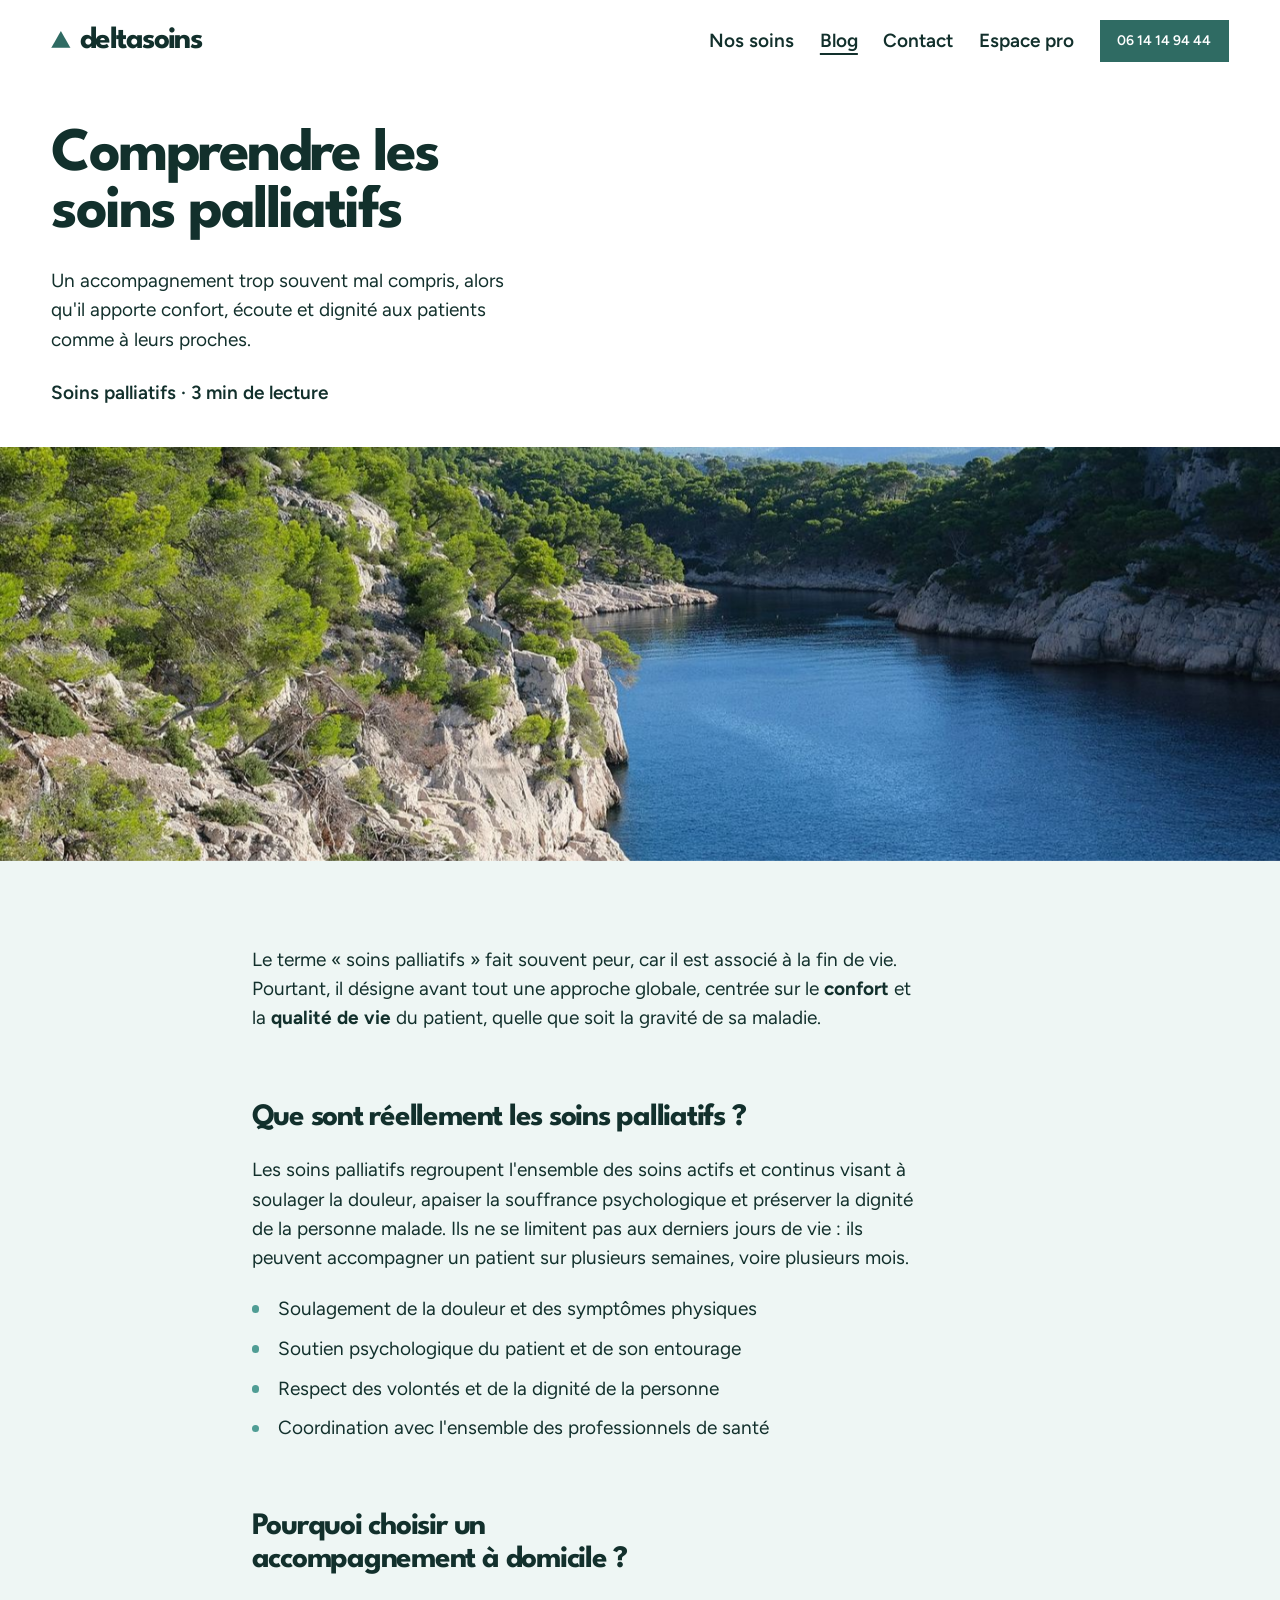
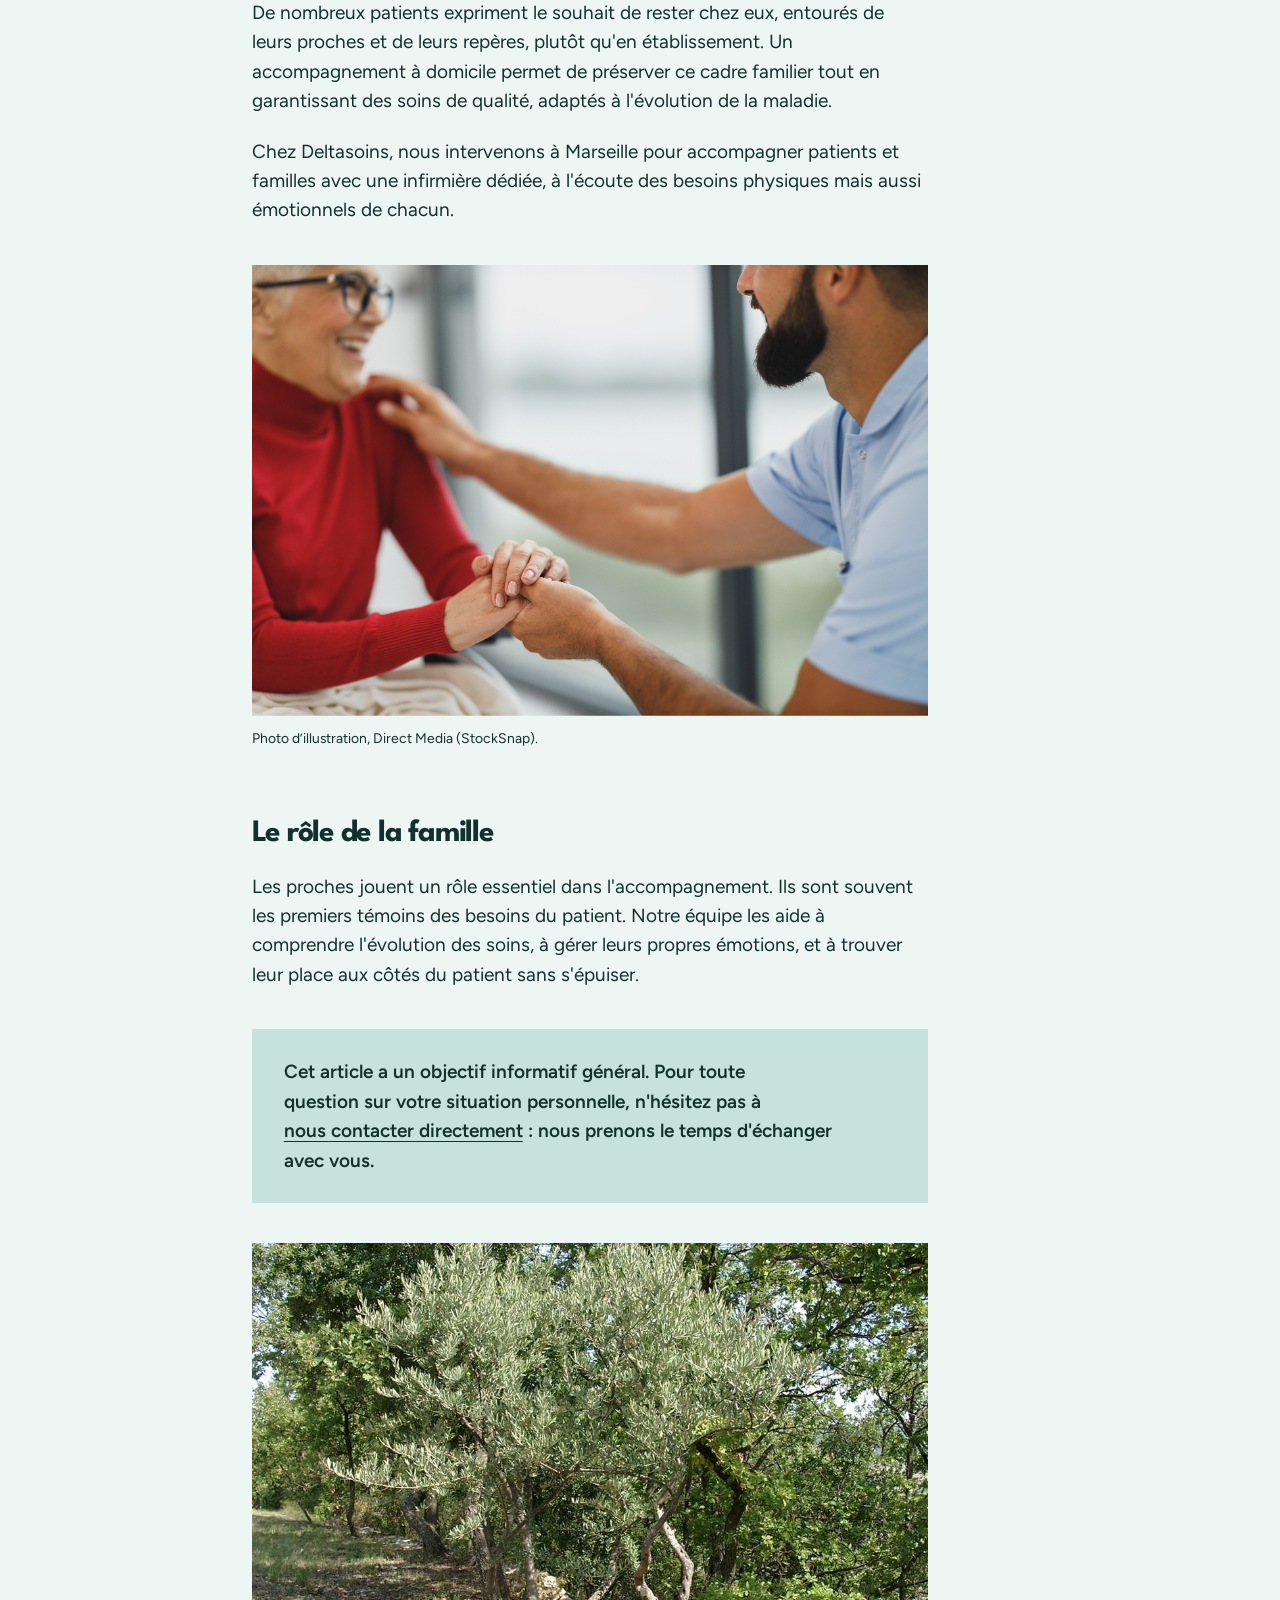
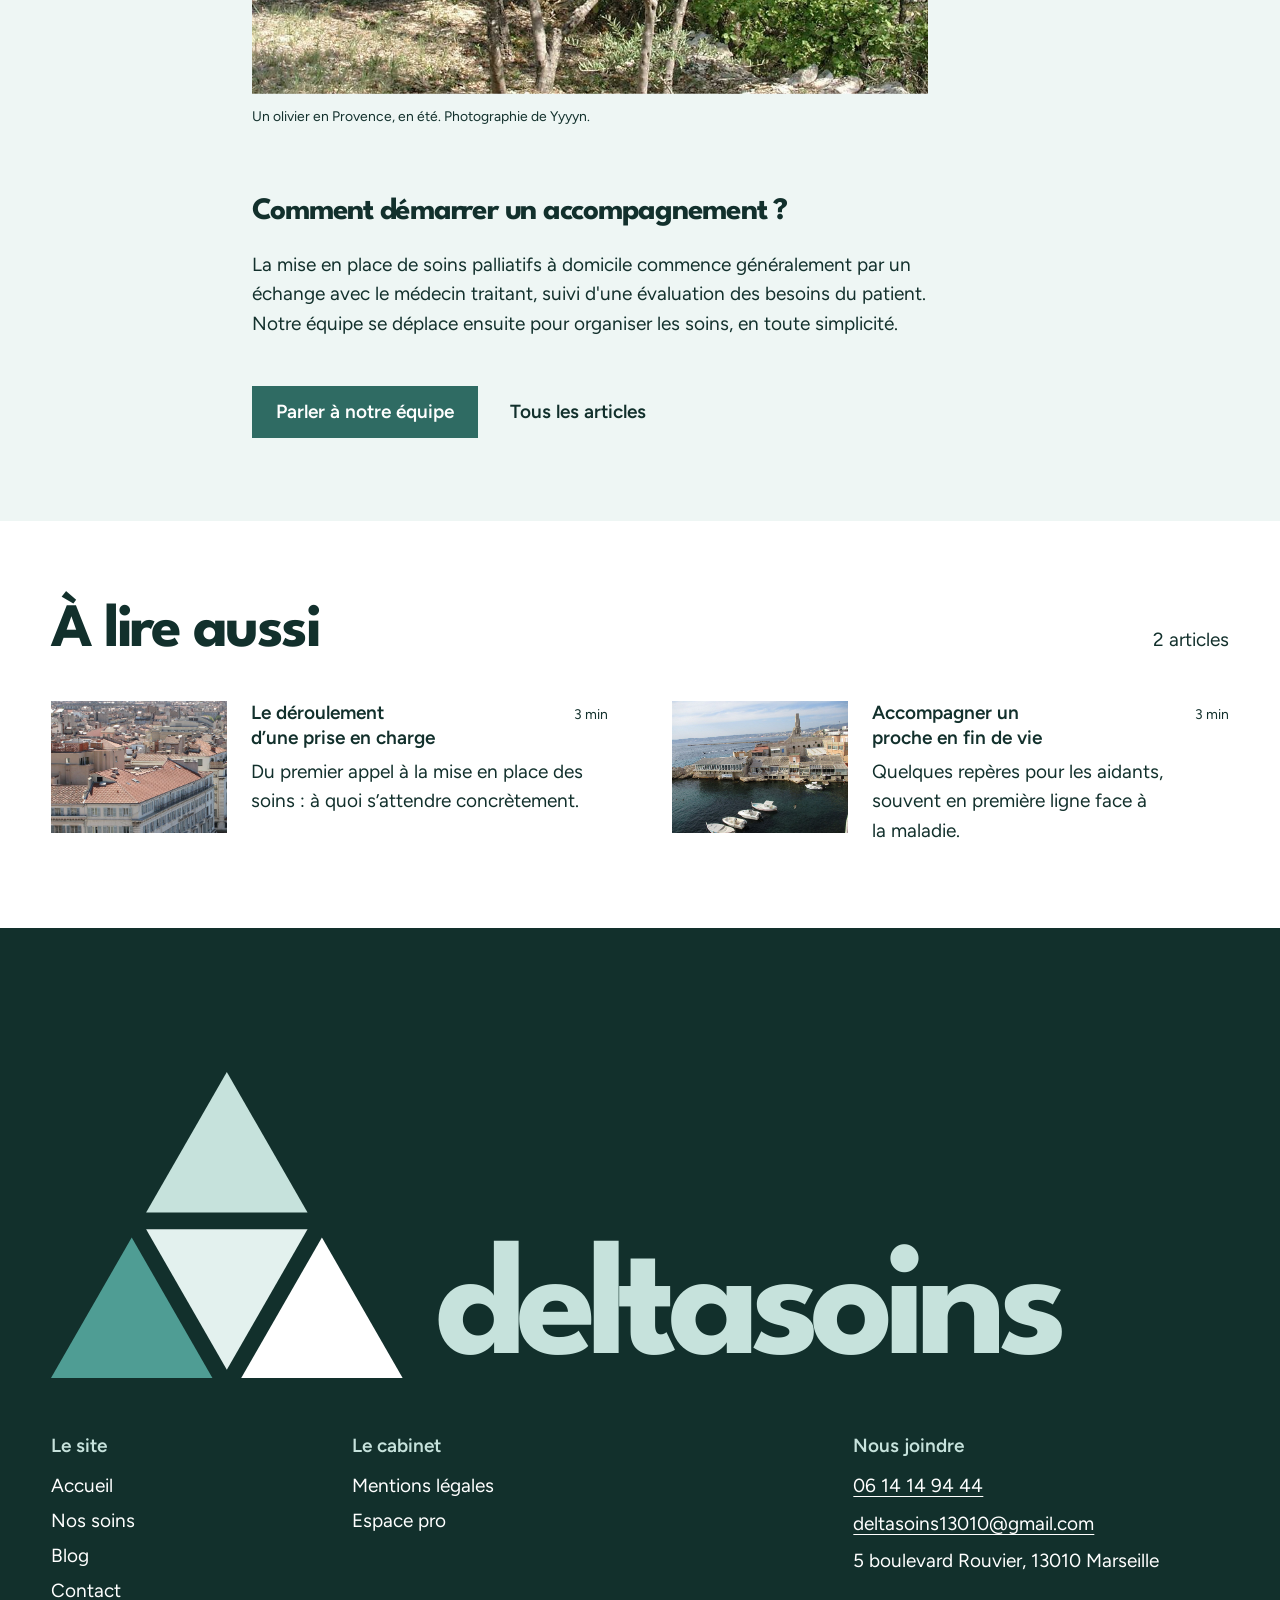
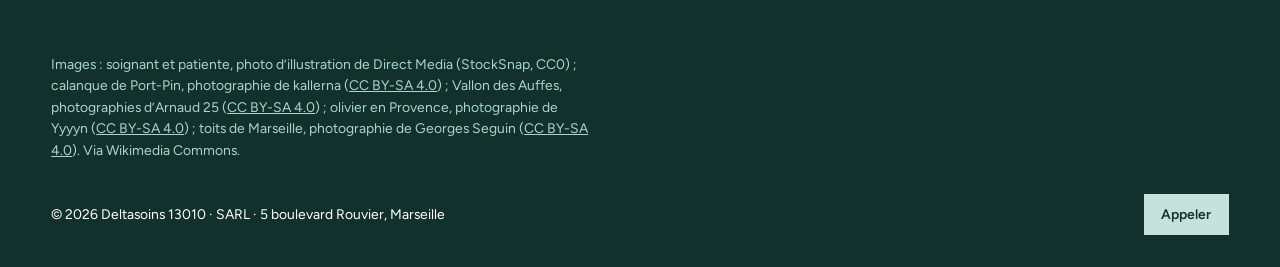
<file: blog/article-comprendre-soins-palliatifs.html>
<!DOCTYPE html>
<html lang="fr">
<head>
<meta charset="UTF-8">
<meta name="viewport" content="width=device-width, initial-scale=1.0">
<title>Comprendre les soins palliatifs — Blog Deltasoins 13010</title>
<meta name="description" content="Qu'est-ce que les soins palliatifs ? Deltasoins vous explique en quoi consiste cet accompagnement et comment il aide patients et familles.">
<link rel="icon" href="data:image/svg+xml,<svg xmlns=%22http://www.w3.org/2000/svg%22 viewBox=%220 0 100 100%22><circle cx=%2250%22 cy=%2250%22 r=%2248%22 fill=%22%234f9d94%22/></svg>">
<link rel="preconnect" href="https://fonts.googleapis.com">
<link rel="preconnect" href="https://fonts.gstatic.com" crossorigin>
<link href="https://fonts.googleapis.com/css2?family=League+Spartan:wght@700&family=Figtree:wght@400;600&display=swap" rel="stylesheet">
<link rel="stylesheet" href="../css/style.css">
<script>document.documentElement.classList.add('js')</script>
</head>
<body>

<header class="site-header">
  <a href="../index.html" class="wordmark" aria-label="Deltasoins, accueil"><span class="wordmark__delta" aria-hidden="true"></span>deltasoins</a>
  <button class="nav-toggle" aria-expanded="false" aria-controls="main-nav">Menu</button>
  <nav class="main-nav" id="main-nav" aria-label="Navigation principale">
    <a href="../services.html">Nos soins</a>
    <a href="../blog.html" aria-current="page">Blog</a>
    <a href="../contact.html">Contact</a>
    <a href="../espace-professionnel.html">Espace pro</a>
    <a href="tel:0614149444" class="button button--small">06 14 14 94 44</a>
  </nav>
</header>

<main>
<section class="page-hero page-hero--article">
  <div class="page-hero__delta page-hero__delta--photo" aria-hidden="true"><img src="../assets/calanque-port-pin.jpg" width="1400" height="933" alt=""></div>
  <div class="page-hero__copy">
    <h1 class="lines"><span class="line"><span data-line style="--i:0">Comprendre les</span></span><span class="line"><span data-line style="--i:1">soins palliatifs</span></span></h1>
    <p data-rise style="--i:0">Un accompagnement trop souvent mal compris, alors qu'il apporte confort, écoute et dignité aux patients comme à leurs proches.</p>
    <p class="article__meta" data-rise style="--i:1">Soins palliatifs · 3 min de lecture</p>
  </div>
</section>

<section class="field-white section wrap">
  <div class="article">
    <div class="article__body">
      <p>Le terme «&nbsp;soins palliatifs&nbsp;» fait souvent peur, car il est associé à la fin de vie. Pourtant, il désigne avant tout une approche globale, centrée sur le <strong>confort</strong> et la <strong>qualité de vie</strong> du patient, quelle que soit la gravité de sa maladie.</p>

      <h2 data-reveal>Que sont réellement les soins palliatifs&nbsp;?</h2>
      <p>Les soins palliatifs regroupent l'ensemble des soins actifs et continus visant à soulager la douleur, apaiser la souffrance psychologique et préserver la dignité de la personne malade. Ils ne se limitent pas aux derniers jours de vie&nbsp;: ils peuvent accompagner un patient sur plusieurs semaines, voire plusieurs mois.</p>
      <ul data-reveal class="delta-list delta-list--peach">
        <li>Soulagement de la douleur et des symptômes physiques</li>
        <li>Soutien psychologique du patient et de son entourage</li>
        <li>Respect des volontés et de la dignité de la personne</li>
        <li>Coordination avec l'ensemble des professionnels de santé</li>
      </ul>

      <h2 data-reveal>Pourquoi choisir un accompagnement à domicile&nbsp;?</h2>
      <p>De nombreux patients expriment le souhait de rester chez eux, entourés de leurs proches et de leurs repères, plutôt qu'en établissement. Un accompagnement à domicile permet de préserver ce cadre familier tout en garantissant des soins de qualité, adaptés à l'évolution de la maladie.</p>
      <p>Chez Deltasoins, nous intervenons à Marseille pour accompagner patients et familles avec une infirmière dédiée, à l'écoute des besoins physiques mais aussi émotionnels de chacun.</p>

      <figure class="article__fig"><div class="shutter" data-reveal><img src="../assets/soignant-patiente.jpg" width="960" height="640" loading="lazy" decoding="async" alt="Un soignant tient la main d’une femme âgée qui lui sourit (photo d’illustration)."></div><figcaption class="credit-line">Photo d’illustration, Direct Media (StockSnap).</figcaption></figure>

      <h2 data-reveal>Le rôle de la famille</h2>
      <p>Les proches jouent un rôle essentiel dans l'accompagnement. Ils sont souvent les premiers témoins des besoins du patient. Notre équipe les aide à comprendre l'évolution des soins, à gérer leurs propres émotions, et à trouver leur place aux côtés du patient sans s'épuiser.</p>

      <p class="article__note" data-reveal>Cet article a un objectif informatif général. Pour toute question sur votre situation personnelle, n'hésitez pas à <a class="link-plain" href="../contact.html">nous contacter directement</a>&nbsp;: nous prenons le temps d'échanger avec vous.</p>

      <figure class="article__fig"><div class="shutter" data-reveal><img src="../assets/olivier.jpg" width="1000" height="1334" loading="lazy" decoding="async" alt="Un olivier au soleil dans la garrigue."></div><figcaption class="credit-line">Un olivier en Provence, en été. Photographie de Yyyyn.</figcaption></figure>

      <h2 data-reveal>Comment démarrer un accompagnement&nbsp;?</h2>
      <p>La mise en place de soins palliatifs à domicile commence généralement par un échange avec le médecin traitant, suivi d'une évaluation des besoins du patient. Notre équipe se déplace ensuite pour organiser les soins, en toute simplicité.</p>

      <div class="article__end">
        <a href="../contact.html" class="button">Parler à notre équipe</a>
        <a href="../blog.html" class="link">Tous les articles</a>
      </div>
    </div>
  </div>
</section>

<section class="section wrap">
  <div class="reads__head" data-reveal><h2>À lire aussi</h2><span>2 articles</span></div>
  <div class="reads__list reads--large">
    <a href="article-deroulement-prise-en-charge.html" class="read" data-reveal style="--i:0">
      <span class="read__pic"><img src="../assets/toits-marseille.jpg" width="1400" height="771" loading="lazy" decoding="async" alt=""></span>
      <div class="read__txt">
        <div class="read__top"><h3>Le déroulement d’une prise en charge</h3><span class="read__time">3 min</span></div>
        <p>Du premier appel à la mise en place des soins&nbsp;: à quoi s’attendre concrètement.</p>
      </div>
    </a>
    <a href="article-accompagner-un-proche.html" class="read" data-reveal style="--i:1">
      <span class="read__pic"><img src="../assets/vallon-des-auffes.jpg" width="1400" height="1050" loading="lazy" decoding="async" alt=""></span>
      <div class="read__txt">
        <div class="read__top"><h3>Accompagner un proche en fin de vie</h3><span class="read__time">3 min</span></div>
        <p>Quelques repères pour les aidants, souvent en première ligne face à la maladie.</p>
      </div>
    </a>
  </div>
</section>

</main>

<footer class="site-footer">
  <div class="mark" aria-hidden="true">
    <div class="mark__delta"><svg viewBox="8.7 10 212.6 185" role="presentation"><polygon points="115.0,10.0 163.8,95.0 66.2,95.0" fill="#c6e2dc"/><polygon points="57.5,110.0 106.3,195.0 8.7,195.0" fill="#4f9d94"/><polygon points="172.5,110.0 221.3,195.0 123.7,195.0" fill="#ffffff"/><polygon points="66.2,105.0 163.8,105.0 115.0,190.0" fill="#e3f1ee"/></svg></div>
    <div class="mark__word">deltasoins</div>
  </div>
  <div class="footer-cols">
    <div class="fc-nav">
      <h3>Le site</h3>
      <ul class="plain">
        <li><a href="../index.html">Accueil</a></li>
        <li><a href="../services.html">Nos soins</a></li>
        <li><a href="../blog.html">Blog</a></li>
        <li><a href="../contact.html">Contact</a></li>
      </ul>
    </div>
    <div class="fc-more">
      <h3>Le cabinet</h3>
      <ul class="plain">
        <li><a href="../mentions-legales.html">Mentions légales</a></li>
        <li><a href="../espace-professionnel.html">Espace pro</a></li>
      </ul>
    </div>
    <div class="fc-contact">
      <h3>Nous joindre</h3>
      <p><a class="link-plain" href="tel:0614149444">06 14 14 94 44</a></p>
      <p><a class="link-plain" href="mailto:deltasoins13010@gmail.com">deltasoins13010@gmail.com</a></p>
      <p>5 boulevard Rouvier, 13010 Marseille</p>
    </div>
  </div>
  <p class="credits">Images&nbsp;: soignant et patiente, photo d’illustration de Direct Media (StockSnap, CC0)&nbsp;; calanque de Port-Pin, photographie de kallerna (<a href="https://creativecommons.org/licenses/by-sa/4.0/deed.fr">CC BY-SA 4.0</a>)&nbsp;; Vallon des Auffes, photographies d’Arnaud 25 (<a href="https://creativecommons.org/licenses/by-sa/4.0/deed.fr">CC BY-SA 4.0</a>)&nbsp;; olivier en Provence, photographie de Yyyyn (<a href="https://creativecommons.org/licenses/by-sa/4.0/deed.fr">CC BY-SA 4.0</a>)&nbsp;; toits de Marseille, photographie de Georges Seguin (<a href="https://creativecommons.org/licenses/by-sa/4.0/deed.fr">CC BY-SA 4.0</a>). Via Wikimedia Commons.</p>
  <div class="footer-last">
    <span>© <span data-year>2026</span> Deltasoins 13010 · SARL · 5 boulevard Rouvier, Marseille</span>
    <a href="tel:0614149444" class="button button--peach button--small">Appeler</a>
  </div>
</footer>

<script src="../js/script.js"></script>
</body>
</html>
</file>
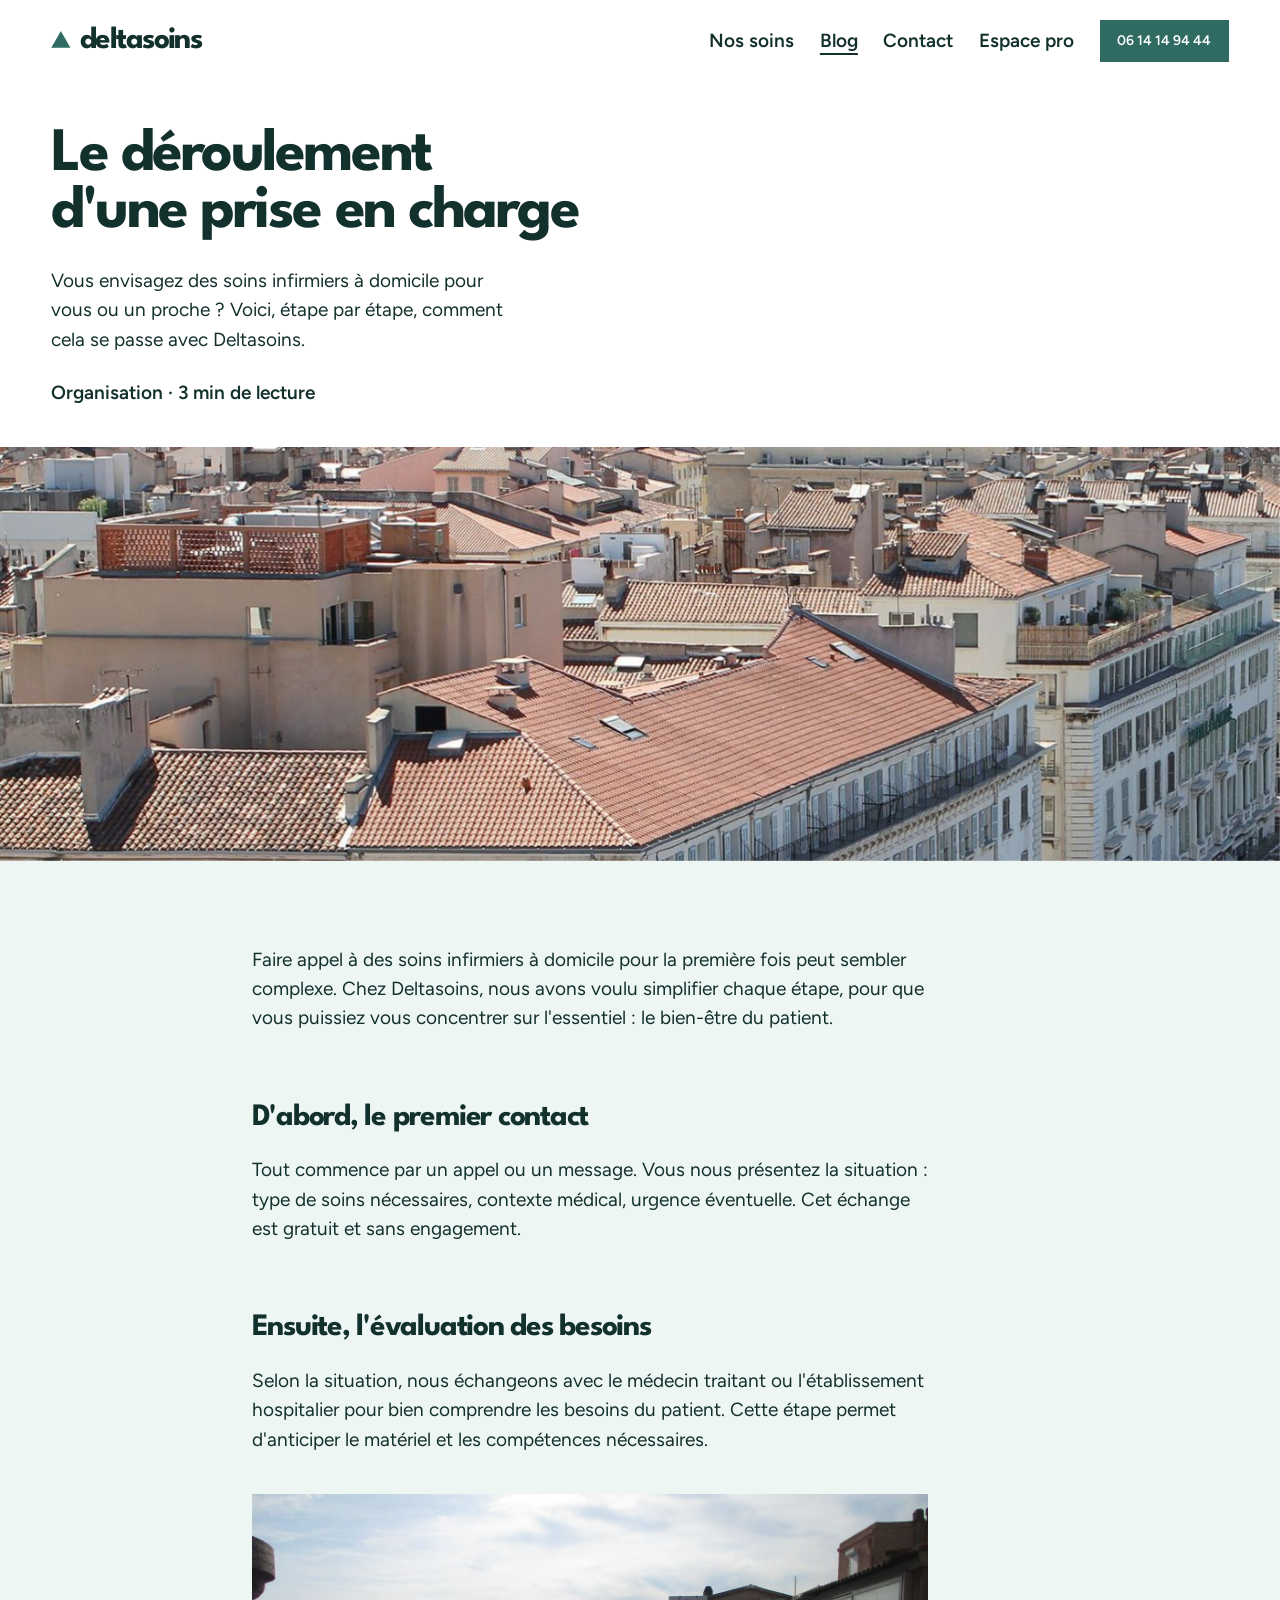
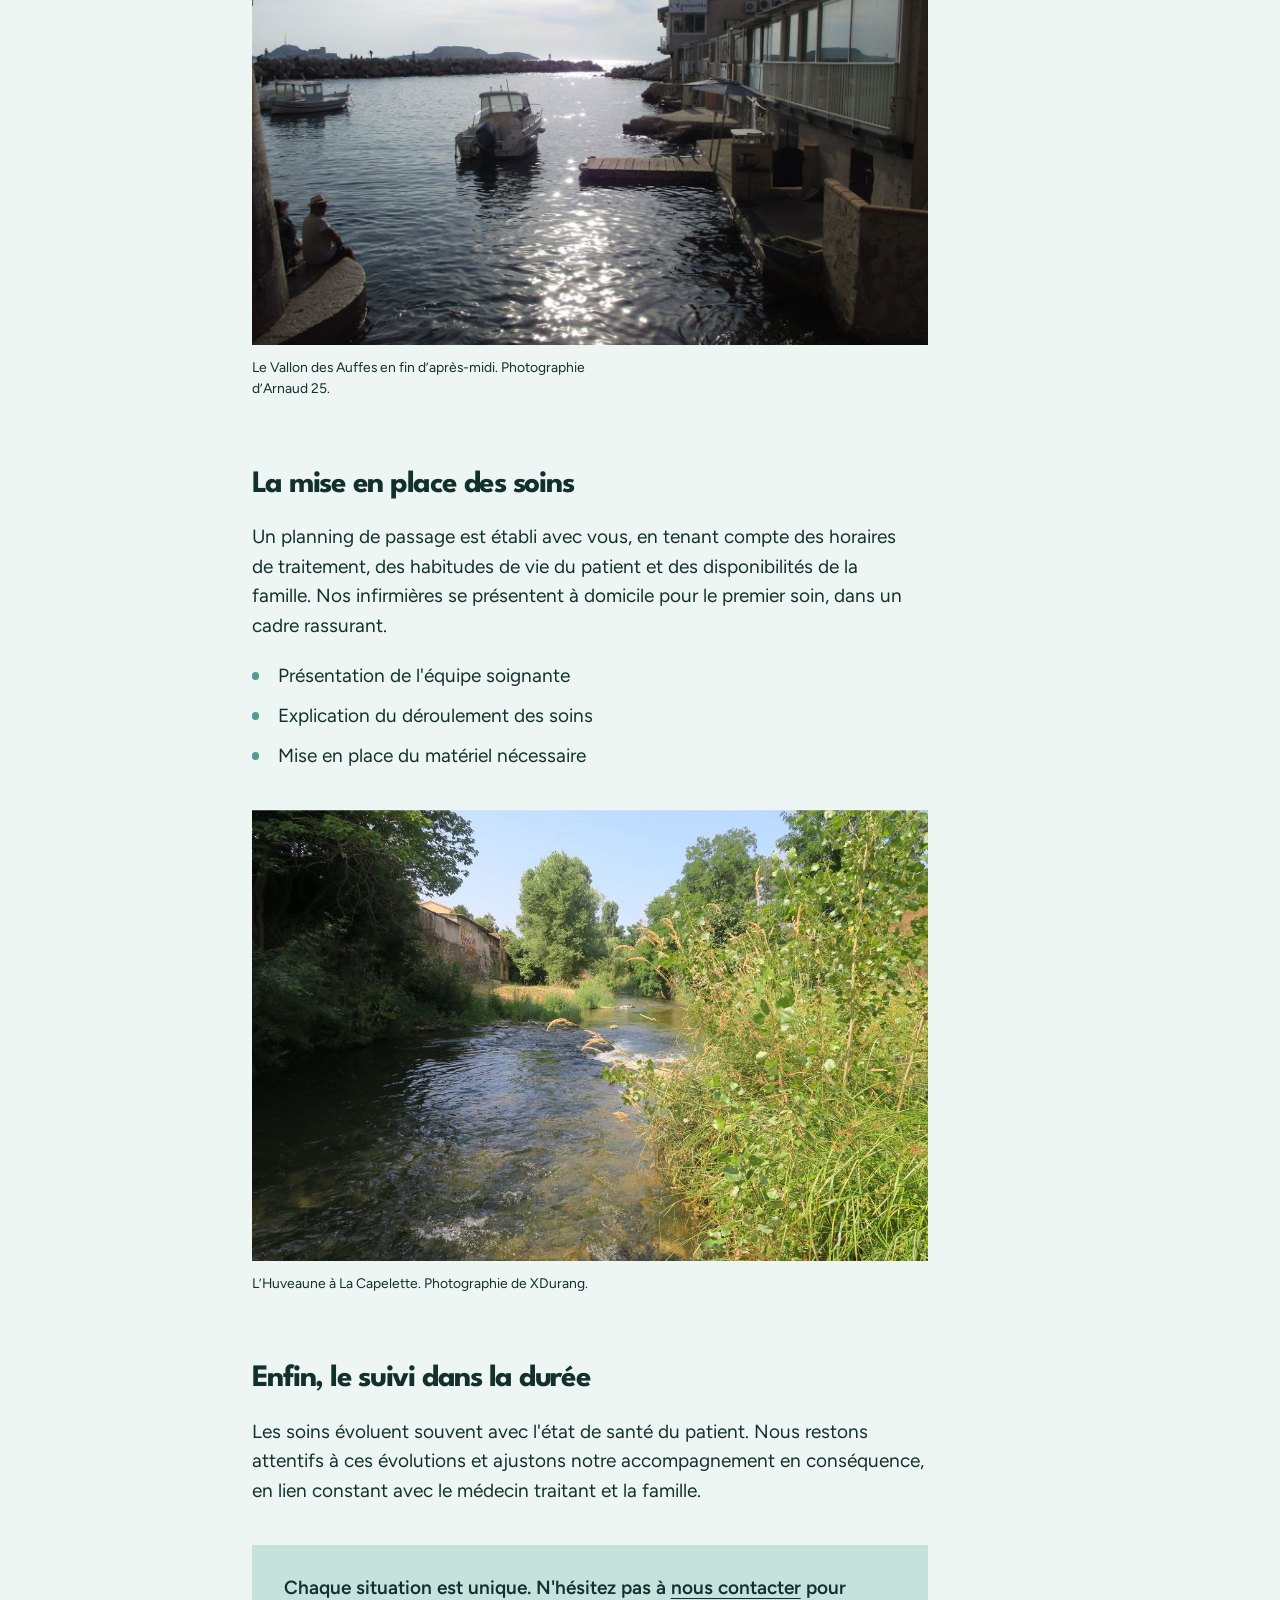
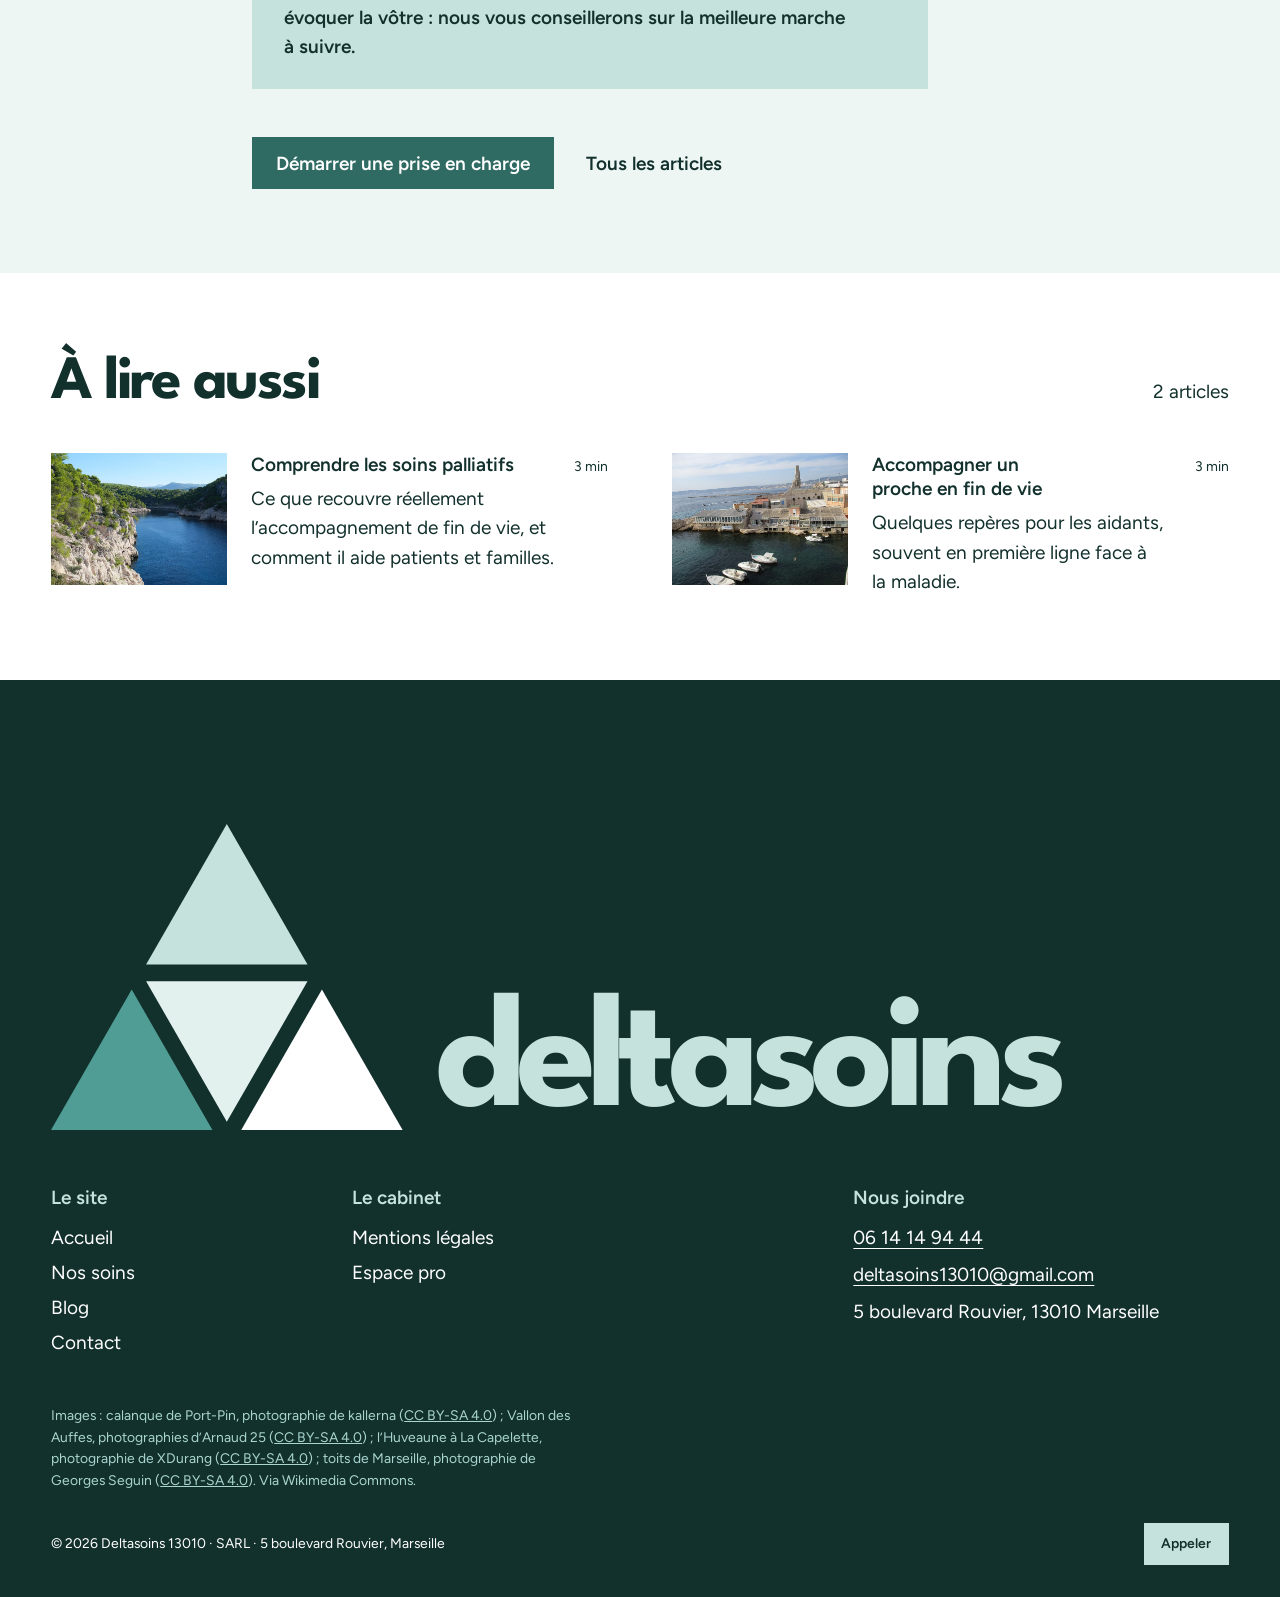
<file: blog/article-deroulement-prise-en-charge.html>
<!DOCTYPE html>
<html lang="fr">
<head>
<meta charset="UTF-8">
<meta name="viewport" content="width=device-width, initial-scale=1.0">
<title>Le déroulement d'une prise en charge — Blog Deltasoins 13010</title>
<meta name="description" content="Comment se déroule une prise en charge en soins infirmiers à domicile avec Deltasoins, du premier appel au suivi.">
<link rel="icon" href="data:image/svg+xml,<svg xmlns=%22http://www.w3.org/2000/svg%22 viewBox=%220 0 100 100%22><circle cx=%2250%22 cy=%2250%22 r=%2248%22 fill=%22%234f9d94%22/></svg>">
<link rel="preconnect" href="https://fonts.googleapis.com">
<link rel="preconnect" href="https://fonts.gstatic.com" crossorigin>
<link href="https://fonts.googleapis.com/css2?family=League+Spartan:wght@700&family=Figtree:wght@400;600&display=swap" rel="stylesheet">
<link rel="stylesheet" href="../css/style.css">
<script>document.documentElement.classList.add('js')</script>
</head>
<body>

<header class="site-header">
  <a href="../index.html" class="wordmark" aria-label="Deltasoins, accueil"><span class="wordmark__delta" aria-hidden="true"></span>deltasoins</a>
  <button class="nav-toggle" aria-expanded="false" aria-controls="main-nav">Menu</button>
  <nav class="main-nav" id="main-nav" aria-label="Navigation principale">
    <a href="../services.html">Nos soins</a>
    <a href="../blog.html" aria-current="page">Blog</a>
    <a href="../contact.html">Contact</a>
    <a href="../espace-professionnel.html">Espace pro</a>
    <a href="tel:0614149444" class="button button--small">06 14 14 94 44</a>
  </nav>
</header>

<main>
<section class="page-hero page-hero--article">
  <div class="page-hero__delta page-hero__delta--photo" aria-hidden="true"><img src="../assets/toits-marseille.jpg" width="1400" height="771" alt=""></div>
  <div class="page-hero__copy">
    <h1 class="lines"><span class="line"><span data-line style="--i:0">Le déroulement</span></span><span class="line"><span data-line style="--i:1">d'une prise en charge</span></span></h1>
    <p data-rise style="--i:0">Vous envisagez des soins infirmiers à domicile pour vous ou un proche&nbsp;? Voici, étape par étape, comment cela se passe avec Deltasoins.</p>
    <p class="article__meta" data-rise style="--i:1">Organisation · 3 min de lecture</p>
  </div>
</section>

<section class="field-white section wrap">
  <div class="article">
    <div class="article__body">
      <p>Faire appel à des soins infirmiers à domicile pour la première fois peut sembler complexe. Chez Deltasoins, nous avons voulu simplifier chaque étape, pour que vous puissiez vous concentrer sur l'essentiel&nbsp;: le bien-être du patient.</p>

      <h2 data-reveal>D'abord, le premier contact</h2>
      <p>Tout commence par un appel ou un message. Vous nous présentez la situation&nbsp;: type de soins nécessaires, contexte médical, urgence éventuelle. Cet échange est gratuit et sans engagement.</p>

      <h2 data-reveal>Ensuite, l'évaluation des besoins</h2>
      <p>Selon la situation, nous échangeons avec le médecin traitant ou l'établissement hospitalier pour bien comprendre les besoins du patient. Cette étape permet d'anticiper le matériel et les compétences nécessaires.</p>

      <figure class="article__fig"><div class="shutter" data-reveal><img src="../assets/vallon-des-auffes-soleil.jpg" width="1400" height="1050" loading="lazy" decoding="async" alt="Le petit port du Vallon des Auffes au soleil, des barques sur l’eau scintillante."></div><figcaption class="credit-line">Le Vallon des Auffes en fin d’après-midi. Photographie d’Arnaud 25.</figcaption></figure>

      <h2 data-reveal>La mise en place des soins</h2>
      <p>Un planning de passage est établi avec vous, en tenant compte des horaires de traitement, des habitudes de vie du patient et des disponibilités de la famille. Nos infirmières se présentent à domicile pour le premier soin, dans un cadre rassurant.</p>
      <ul data-reveal class="delta-list delta-list--peach">
        <li>Présentation de l'équipe soignante</li>
        <li>Explication du déroulement des soins</li>
        <li>Mise en place du matériel nécessaire</li>
      </ul>

      <figure class="article__fig"><div class="shutter" data-reveal><img src="../assets/huveaune-capelette.jpg" width="1086" height="724" loading="lazy" decoding="async" alt="L’Huveaune à La Capelette en été, entre les herbes hautes."></div><figcaption class="credit-line">L’Huveaune à La Capelette. Photographie de XDurang.</figcaption></figure>

      <h2 data-reveal>Enfin, le suivi dans la durée</h2>
      <p>Les soins évoluent souvent avec l'état de santé du patient. Nous restons attentifs à ces évolutions et ajustons notre accompagnement en conséquence, en lien constant avec le médecin traitant et la famille.</p>

      <p class="article__note" data-reveal>Chaque situation est unique. N'hésitez pas à <a class="link-plain" href="../contact.html">nous contacter</a> pour évoquer la vôtre&nbsp;: nous vous conseillerons sur la meilleure marche à suivre.</p>

      <div class="article__end">
        <a href="../contact.html" class="button">Démarrer une prise en charge</a>
        <a href="../blog.html" class="link">Tous les articles</a>
      </div>
    </div>
  </div>
</section>

<section class="section wrap">
  <div class="reads__head" data-reveal><h2>À lire aussi</h2><span>2 articles</span></div>
  <div class="reads__list reads--large">
    <a href="article-comprendre-soins-palliatifs.html" class="read" data-reveal style="--i:0">
      <span class="read__pic"><img src="../assets/calanque-port-pin.jpg" width="1400" height="933" loading="lazy" decoding="async" alt=""></span>
      <div class="read__txt">
        <div class="read__top"><h3>Comprendre les soins palliatifs</h3><span class="read__time">3 min</span></div>
        <p>Ce que recouvre réellement l’accompagnement de fin de vie, et comment il aide patients et familles.</p>
      </div>
    </a>
    <a href="article-accompagner-un-proche.html" class="read" data-reveal style="--i:1">
      <span class="read__pic"><img src="../assets/vallon-des-auffes.jpg" width="1400" height="1050" loading="lazy" decoding="async" alt=""></span>
      <div class="read__txt">
        <div class="read__top"><h3>Accompagner un proche en fin de vie</h3><span class="read__time">3 min</span></div>
        <p>Quelques repères pour les aidants, souvent en première ligne face à la maladie.</p>
      </div>
    </a>
  </div>
</section>

</main>

<footer class="site-footer">
  <div class="mark" aria-hidden="true">
    <div class="mark__delta"><svg viewBox="8.7 10 212.6 185" role="presentation"><polygon points="115.0,10.0 163.8,95.0 66.2,95.0" fill="#c6e2dc"/><polygon points="57.5,110.0 106.3,195.0 8.7,195.0" fill="#4f9d94"/><polygon points="172.5,110.0 221.3,195.0 123.7,195.0" fill="#ffffff"/><polygon points="66.2,105.0 163.8,105.0 115.0,190.0" fill="#e3f1ee"/></svg></div>
    <div class="mark__word">deltasoins</div>
  </div>
  <div class="footer-cols">
    <div class="fc-nav">
      <h3>Le site</h3>
      <ul class="plain">
        <li><a href="../index.html">Accueil</a></li>
        <li><a href="../services.html">Nos soins</a></li>
        <li><a href="../blog.html">Blog</a></li>
        <li><a href="../contact.html">Contact</a></li>
      </ul>
    </div>
    <div class="fc-more">
      <h3>Le cabinet</h3>
      <ul class="plain">
        <li><a href="../mentions-legales.html">Mentions légales</a></li>
        <li><a href="../espace-professionnel.html">Espace pro</a></li>
      </ul>
    </div>
    <div class="fc-contact">
      <h3>Nous joindre</h3>
      <p><a class="link-plain" href="tel:0614149444">06 14 14 94 44</a></p>
      <p><a class="link-plain" href="mailto:deltasoins13010@gmail.com">deltasoins13010@gmail.com</a></p>
      <p>5 boulevard Rouvier, 13010 Marseille</p>
    </div>
  </div>
  <p class="credits">Images&nbsp;: calanque de Port-Pin, photographie de kallerna (<a href="https://creativecommons.org/licenses/by-sa/4.0/deed.fr">CC BY-SA 4.0</a>)&nbsp;; Vallon des Auffes, photographies d’Arnaud 25 (<a href="https://creativecommons.org/licenses/by-sa/4.0/deed.fr">CC BY-SA 4.0</a>)&nbsp;; l’Huveaune à La Capelette, photographie de XDurang (<a href="https://creativecommons.org/licenses/by-sa/4.0/deed.fr">CC BY-SA 4.0</a>)&nbsp;; toits de Marseille, photographie de Georges Seguin (<a href="https://creativecommons.org/licenses/by-sa/4.0/deed.fr">CC BY-SA 4.0</a>). Via Wikimedia Commons.</p>
  <div class="footer-last">
    <span>© <span data-year>2026</span> Deltasoins 13010 · SARL · 5 boulevard Rouvier, Marseille</span>
    <a href="tel:0614149444" class="button button--peach button--small">Appeler</a>
  </div>
</footer>

<script src="../js/script.js"></script>
</body>
</html>
</file>
<file: css/style.css>
/* ===================================================
   Deltasoins 13010 — Feuille de style principale
   Un seul motif : le Δ du nom. Il donne la forme du grand triangle d'accueil,
   la découpe des images et des boutons, les puces des listes et le toit du bandeau
   « soins palliatifs ». Couleurs : le vert d'eau et le pêche de la marque.
=================================================== */

:root {
  --bg: #ffffff;          /* sol : blanc */
  --surface: #f2f7f6;
  --ink: #12302c;         /* encre : vert très foncé */
  --muted: #2f5a54;
  --accent: #2f6b63;      /* le bouton : vert d’eau profond */
  --accent-ink: #ffffff;
  --motif: #c6e2dc;       /* le Δ et les bandeaux : vert d’eau doux */
  --motif-soft: #e3f1ee;
  --field-1: #eef6f4;     /* sections alternées : vert d’eau très pâle */
  --field-1-ink: #12302c;
  --deep: #1d4a43;
  --deep-2: #2f6b63;
  --deep-3: #4f9d94;
  --pale: #a9d5ce;

  --font-display: "League Spartan", "Trebuchet MS", sans-serif;
  --font-text: "Figtree", system-ui, sans-serif;

  --step-small: clamp(0.8125rem, 0.79rem + 0.1vw, 0.875rem);
  --step-body: clamp(1.0625rem, 1rem + 0.25vw, 1.1875rem);
  --step-lead: clamp(1.375rem, 0.95rem + 1.25vw, 2.25rem);
  --step-head: clamp(2.125rem, 1.3rem + 3.2vw, 4rem);
  --step-display: clamp(3.4rem, 1.2rem + 6.4vw, 7rem);

  --margin: clamp(1rem, 4vw, 4.5rem);
  --gutter: clamp(1rem, 2vw, 2rem);
  --section: clamp(6rem, 13vw, 13rem);
  --radius: 0px;

  --ease-out: cubic-bezier(0.23, 1, 0.32, 1);
  --ease-in-out: cubic-bezier(0.77, 0, 0.175, 1);
  --ease-soft: cubic-bezier(0.33, 1, 0.68, 1);
  --t-press: 140ms;
  --t-hover: 180ms;
  --t-ui: 240ms;
  --t-reveal: 800ms;

  /* Les découpes du Δ (pente de 60°) */
  --delta: polygon(50% 0, 100% 100%, 0 100%);
  --slice: inset(0);
}

/* ---------- reset ---------- */
*, *::before, *::after { box-sizing: border-box; }
html { -webkit-text-size-adjust: 100%; text-size-adjust: 100%; }
body {
  margin: 0; background: var(--bg); color: var(--ink);
  font-family: var(--font-text); font-size: var(--step-body); line-height: 1.55;
  -webkit-font-smoothing: antialiased; text-rendering: optimizeLegibility; overflow-x: hidden;
}
h1, h2, h3, h4, p, figure, blockquote, ul, ol, dl, dd { margin: 0; }
ul[class], ol[class] { padding: 0; list-style: none; }
img, video, svg { display: block; max-width: 100%; }
img, video { height: auto; }
button, input, select, textarea { font: inherit; color: inherit; }
button { background: none; border: 0; padding: 0; cursor: pointer; }
a { color: inherit; }
:target { scroll-margin-top: 6rem; }
::selection { background: var(--motif); color: var(--ink); }
:focus-visible { outline: 3px solid var(--ink); outline-offset: 3px; }

/* ---------- type ---------- */
h1, h2, h3 {
  font-family: var(--font-display); font-weight: 700;
  letter-spacing: -0.04em; line-height: 0.92; text-wrap: balance; hyphens: none;
}
.display { font-size: var(--step-display); }
.head { font-size: var(--step-head); }
.lead { font-size: var(--step-lead); line-height: 1.25; letter-spacing: -0.01em; }
.small { font-size: var(--step-small); line-height: 1.5; }
p { max-width: 62ch; text-wrap: pretty; }
p + p { margin-top: 0.9em; }
.nums { font-variant-numeric: tabular-nums; }
.sr-only { position: absolute; width: 1px; height: 1px; overflow: hidden; clip-path: inset(50%); white-space: nowrap; }

/* ---------- layout ---------- */
.wrap { padding-inline: var(--margin); }
.grid { display: grid; grid-template-columns: repeat(12, minmax(0, 1fr)); column-gap: var(--gutter); }
.section { padding-block: calc(var(--section) / 2); }
.field-white { background: var(--field-1); color: var(--field-1-ink); }
.field-peach { background: var(--motif); color: var(--ink); }
.field-ink { background: var(--ink); color: var(--bg); }

/* ---------- controls ---------- */
.button {
  --cut: 1.6rem;
  display: inline-flex; align-items: center; justify-content: center; gap: 0.6em;
  min-height: 3.25rem; padding: 0 1.5rem;
  background: var(--accent); color: var(--accent-ink);
  font-weight: 600; text-decoration: none; white-space: nowrap;
  transition: transform var(--t-press) var(--ease-out), background-color var(--t-hover) ease, color var(--t-hover) ease;
}
.button:active { transform: scale(0.97); }
.button--peach { background: var(--motif); color: var(--ink); }
.button--small { min-height: 2.6rem; font-size: var(--step-small); padding: 0 1.1rem; }
.link {
  font-weight: 600; text-decoration: underline; text-decoration-color: transparent;
  text-underline-offset: 0.22em; text-decoration-thickness: 0.08em;
  transition: text-decoration-color var(--t-hover) ease;
}
.link-plain { text-decoration: underline; text-underline-offset: 0.2em; text-decoration-thickness: 0.07em; }
@media (hover: hover) and (pointer: fine) {
  .button:hover { background-color: var(--deep); }
  .button--peach:hover { background-color: var(--ink); color: var(--motif); }
  .link:hover { text-decoration-color: currentColor; }
}

/* Le Δ en puce, à hauteur de capitale */
.delta-list li { position: relative; padding-left: 1.4em; }
.delta-list li + li { margin-top: 0.55em; }
.delta-list li::before {
  content: ""; position: absolute; left: 0; top: 0.42em;
  width: 0.4em; height: 0.4em; border-radius: 50%; background: currentColor; top: 0.6em;
}
.delta-list--peach li::before { background: var(--deep-3); }

/* ---------- en-tête ---------- */
.site-header {
  position: absolute; inset: 0 0 auto 0; z-index: 20;
  display: flex; align-items: center; justify-content: space-between; gap: 1.5rem;
  padding: 1.25rem var(--margin);
}
.site-header--flow { position: relative; }
.wordmark {
  display: inline-flex; align-items: baseline; gap: 0.3em;
  font-family: var(--font-display); font-weight: 700; font-size: var(--step-lead);
  letter-spacing: -0.05em; line-height: 1; text-decoration: none;
}
.wordmark__delta { width: 0.62em; height: 0.54em; background: var(--accent); clip-path: var(--delta); align-self: center; transform: translateY(-0.04em); }
.main-nav { display: flex; align-items: center; gap: clamp(1rem, 2vw, 2rem); }
.main-nav a:not(.button) { text-decoration: none; font-weight: 600; }
.main-nav a[aria-current="page"]:not(.button) { text-decoration: underline; text-underline-offset: 0.3em; text-decoration-thickness: 0.1em; }
.nav-toggle { display: none; font-weight: 600; min-height: 2.75rem; padding: 0 0.25rem; }
@media (hover: hover) and (pointer: fine) {
  .main-nav a:not(.button) { text-decoration-line: underline; text-decoration-color: transparent; text-underline-offset: 0.3em; text-decoration-thickness: 0.1em; transition: text-decoration-color var(--t-hover) ease; }
  .main-nav a:not(.button):hover { text-decoration-color: currentColor; }
}
@media (max-width: 860px) {
  .nav-toggle { display: inline-flex; align-items: center; }
  .main-nav {
    position: absolute; top: calc(100% - 0.25rem); right: var(--margin); left: var(--margin);
    flex-direction: column; align-items: flex-start; gap: 0.25rem;
    padding: 1.25rem 1.25rem 1.5rem; background: var(--ink); color: var(--bg);
    transform-origin: top right;
    transition: opacity var(--t-ui) var(--ease-out), transform var(--t-ui) var(--ease-out), visibility 0s linear 0s;
  }
  .main-nav a:not(.button) { font-size: var(--step-lead); font-family: var(--font-display); letter-spacing: -0.03em; padding: 0.3rem 0; }
  .main-nav .button { margin-top: 0.75rem; background: var(--motif); color: var(--ink); }
  .main-nav:not(.open) { opacity: 0; transform: scale(0.97) translateY(-6px); pointer-events: none; visibility: hidden; transition: opacity 170ms var(--ease-out), transform 170ms var(--ease-out), visibility 0s linear 170ms; }
}

/* ---------- accueil : le grand Δ ---------- */
.hero { position: relative; min-height: 100svh; overflow: hidden; display: flex; align-items: center; }
.hero__delta {
  position: absolute; z-index: 0;
  height: 116svh; width: calc(116svh * 1.155);
  left: calc(78% - 116svh * 0.5775); top: -8svh;
  background: var(--motif); clip-path: var(--delta);
}
.hero__copy { position: relative; z-index: 1; padding: 7rem var(--margin) 4rem calc(var(--margin) + 4vw); max-width: 52rem; }
.hero__title { font-size: var(--step-display); max-width: 9ch; }
.hero__lead { margin-top: 1.75rem; max-width: 34ch; }
.hero__actions { margin-top: 2.25rem; display: flex; flex-wrap: wrap; align-items: center; gap: 1rem 1.75rem; }
@media (max-width: 760px) {
  .hero { align-items: flex-start; min-height: 100svh; }
  .hero__delta { height: 112vw; width: 130vw; left: -15vw; top: auto; bottom: -14svh; }
  .hero__copy { padding: 6.5rem 1rem 0; }
  .hero__lead { margin-top: 1.25rem; }
}

/* ---------- pages intérieures : Δ moyen ---------- */
.page-hero { position: relative; overflow: hidden; padding: 9rem var(--margin) clamp(4rem, 8vw, 7rem); min-height: 72svh; display: flex; align-items: flex-end; }
.page-hero__delta {
  position: absolute; z-index: 0; right: -14vw; top: -6vw;
  width: min(68vw, 64rem); aspect-ratio: 1.155; background: var(--motif); clip-path: var(--delta);
}
.page-hero__delta--photo { background: var(--motif); }
.page-hero__delta img { width: 100%; height: 100%; object-fit: cover; }
.page-hero__copy { position: relative; z-index: 1; max-width: 44rem; }
.page-hero h1 { font-size: var(--step-display); }
.page-hero p { margin-top: 1.5rem; max-width: 38ch; }
@media (max-width: 760px) {
  .page-hero { padding-top: 7rem; min-height: 0; flex-direction: column; align-items: stretch; }
  .page-hero__delta { position: relative; right: auto; top: auto; width: 92vw; margin: 0 0 2.5rem -6vw; }
}

/* ---------- intro : la phrase aux vignettes Δ ---------- */
.statement { padding-block: clamp(6rem, 20vh, 13rem); }
.statement p {
  max-width: 34ch; margin-inline: auto; text-align: center;
  font-size: var(--step-lead); line-height: 1.3; font-weight: 600; letter-spacing: -0.015em;
}
.thumb {
  display: inline-block; width: 1.25em; height: 1.05em; vertical-align: -0.12em; margin: 0 0.12em;
  clip-path: var(--delta); overflow: hidden; background: var(--ink);
}
.thumb img { width: 100%; height: 100%; object-fit: cover; }
@media (max-width: 760px) {
  .statement p { text-align: left; }
}

/* ---------- soins : photo dans le grand Δ + points ---------- */
.care { display: grid; grid-template-columns: repeat(12, minmax(0, 1fr)); column-gap: var(--gutter); align-items: center; overflow: hidden; }
.care__shape { grid-column: 1 / 6; margin-left: calc(var(--margin) * -1); }
.care__shape .shutter { aspect-ratio: 3 / 2; overflow: hidden; background: var(--motif); }
.care__shape img { width: 100%; height: 100%; object-fit: cover; object-position: 50% 40%; }
.care__shape .credit-line { padding-left: var(--margin); }
.care__body { grid-column: 6 / 13; }
.care__body h2 { font-size: var(--step-head); }
.care__intro { margin-top: 1.25rem; max-width: 46ch; }
.care__cols { margin-top: 3.5rem; display: grid; grid-template-columns: repeat(3, minmax(0, 1fr)); gap: 2.75rem 2.25rem; }
.care__col h3 { font-family: var(--font-text); font-weight: 600; font-size: var(--step-body); letter-spacing: 0; line-height: 1.3; display: flex; gap: 0.5em; align-items: baseline; }
.care__col h3::before { content: ""; flex: none; width: 0.55em; height: 0.55em; border-radius: 50%; background: var(--c, var(--motif)); }
.care__col ul { margin-top: 0.9rem; line-height: 1.4; list-style: none; padding: 0; }
.care__col li + li { margin-top: 0.45rem; }
@media (max-width: 1100px) { .care__cols { grid-template-columns: 1fr 1fr; } }
@media (max-width: 760px) {
  .care { display: block; }
  .care__shape { margin: 0 calc(var(--margin) * -1) 3rem; }
  .care__shape .shutter { aspect-ratio: 4 / 3; }
  .care__cols { grid-template-columns: 1fr; gap: 2rem; margin-top: 2.5rem; }
}

/* ---------- bandeau spécialité : le toit du Δ ---------- */
.roof { position: relative; }
.roof__grid { display: grid; grid-template-columns: repeat(12, minmax(0, 1fr)); column-gap: var(--gutter); align-items: end; }
.roof__text { grid-column: 1 / 7; }
.roof__text h2 { font-size: var(--step-head); max-width: 12ch; }
.roof__text > p { margin-top: 1.5rem; max-width: 46ch; }
.roof__text ul { margin-top: 2rem; font-weight: 600; }
.roof__figure { grid-column: 8 / 13; }
.roof__frame { aspect-ratio: 4 / 5; clip-path: var(--slice); background: var(--ink); overflow: hidden; }
.roof__frame img { width: 100%; height: 100%; object-fit: cover; }
.credit-line { margin-top: 0.75rem; font-size: var(--step-small); max-width: 40ch; }
@media (max-width: 760px) {
  .roof__grid { display: block; }
  .roof__figure { margin-top: 3rem; }
}

/* ---------- déroulement : accordéon de panneaux teintés ---------- */
.steps__intro { display: grid; grid-template-columns: repeat(12, minmax(0, 1fr)); column-gap: var(--gutter); align-items: end; }
.steps__intro h2 { grid-column: 1 / 6; font-size: var(--step-head); }
.steps__intro p { grid-column: 7 / 12; }
.steps__row { margin-top: 4rem; display: flex; height: 34rem; }
.stage { position: relative; flex: 1 1 0; min-width: 0; overflow: hidden; background: var(--c); color: var(--t, var(--field-1)); transition: flex-grow 400ms var(--ease-in-out); }
.stage.is-open { flex-grow: 5.5; }
.stage__tab {
  position: absolute; inset: 0; z-index: 2; display: flex; align-items: flex-end; justify-content: flex-start;
  padding: 1.25rem 1rem; text-align: left;
}
.stage__tab span {
  display: block; writing-mode: vertical-rl; transform: rotate(180deg);
  font-family: var(--font-display); font-weight: 700; font-size: var(--step-body); letter-spacing: -0.02em; white-space: nowrap;
  transition: opacity 120ms ease-out;
}
.stage.is-open .stage__tab { pointer-events: none; }
.stage.is-open .stage__tab span { opacity: 0; }
.stage__panel {
  position: absolute; inset: 0; display: grid; grid-template-columns: 1fr 1fr; width: max(100%, 40rem);
  opacity: 0; visibility: hidden; transform: translateY(8px); filter: blur(2px);
  transition: opacity 120ms ease-out, transform 120ms ease-out, filter 120ms ease-out, visibility 0s linear 120ms;
}
.stage.is-open .stage__panel { opacity: 1; visibility: visible; transform: none; filter: none; transition: opacity 280ms var(--ease-out) 140ms, transform 320ms var(--ease-out) 140ms, filter 280ms ease 140ms, visibility 0s linear 0s; }
.stage__text { padding: 2rem 2.25rem; display: flex; flex-direction: column; justify-content: space-between; }
.stage__text h3 { font-size: var(--step-lead); line-height: 1; max-width: 10ch; }
.stage__text p { max-width: 36ch; }
.stage__pic { clip-path: var(--slice); overflow: hidden; }
.stage__pic img { width: 100%; height: 100%; object-fit: cover; }
@media (max-width: 860px) {
  .steps__intro { display: block; }
  .steps__intro p { margin-top: 1.25rem; }
  .steps__row { flex-direction: column; height: auto; margin-top: 2.5rem; }
  .stage { flex: none; }
  .stage__tab { position: relative; min-height: 4rem; align-items: center; padding: 0 1.25rem; }
  .stage__tab span { writing-mode: horizontal-tb; transform: none; }
  .stage.is-open .stage__tab { display: none; }
  .stage__panel { position: relative; display: none; grid-template-columns: 1fr; width: 100%; opacity: 1; }
  .stage.is-open .stage__panel { display: grid; }
  .stage__text { padding: 1.5rem 1.25rem; gap: 1rem; }
  .stage__pic { aspect-ratio: 16 / 10; }
}

/* ---------- secteur + coupon ---------- */
.sector { display: grid; grid-template-columns: repeat(12, minmax(0, 1fr)); column-gap: var(--gutter); align-items: center; }
.sector__text { grid-column: 1 / 7; }
.sector__text h2 { font-size: var(--step-head); max-width: 11ch; }
.sector__text > p { margin-top: 1.25rem; max-width: 44ch; }
.quartiers { margin-top: 1.75rem; display: flex; flex-wrap: wrap; gap: 0.25rem 1.25rem; font-family: var(--font-display); font-weight: 700; font-size: var(--step-lead); letter-spacing: -0.03em; line-height: 1.1; }
.sector__media { grid-column: 8 / 13; }
.sector__frame { aspect-ratio: 4 / 5; clip-path: var(--slice); overflow: hidden; background: var(--ink); }
.sector__frame video, .sector__frame img { width: 100%; height: 100%; object-fit: cover; }

.coupon {
  position: relative; margin: clamp(4rem, 8vw, 7.5rem) auto 0; max-width: 72rem;
  display: grid; grid-template-columns: 46fr 54fr; background: var(--motif); color: var(--ink);
}
.coupon__notch { position: absolute; left: 46%; width: 28px; height: 28px; margin-left: -14px; border-radius: 50%; background: var(--bg); z-index: 1; }
.coupon__notch--top { top: -14px; }
.coupon__notch--bottom { bottom: -14px; }
.field-white .coupon__notch { background: var(--field-1); }
.coupon__left { padding: 3rem; display: flex; flex-direction: column; justify-content: space-between; gap: 2rem; border-right: 5px dotted var(--bg); }
.coupon__left h2 { font-size: var(--step-head); max-width: 11ch; }
.coupon__answer { font-size: var(--step-lead); line-height: 1.25; font-weight: 600; letter-spacing: -0.01em; max-width: 22ch; min-height: 3.75em; }
.coupon__answer a { white-space: nowrap; }
.coupon__right { padding: 3rem; display: grid; gap: 0.65rem; align-content: center; }
.coupon__row { display: grid; grid-template-columns: 1fr 1fr; gap: 0.65rem; }
.field {
  width: 100%; min-height: 3.25rem; padding: 0.8rem 1rem; border: 0; border-radius: 0;
  background: var(--motif-soft); color: var(--ink); font-size: var(--step-body);
  transition: background-color var(--t-hover) ease;
}
.field::placeholder { color: #2f5a54; }
.field:focus { background: #f6fbfa; }
select.field { appearance: none; background-image: none; cursor: pointer; }
textarea.field { min-height: 7.5rem; resize: vertical; }
.coupon__submit {
  min-height: 3.5rem; width: 100%; background: var(--ink); color: var(--motif); font-weight: 600;
  transition: transform var(--t-press) var(--ease-out), background-color var(--t-hover) ease;
}
.coupon__submit:active { transform: scale(0.985); }
@media (hover: hover) and (pointer: fine) { .coupon__submit:hover { background: var(--deep); } }
.form-note { font-size: var(--step-small); margin-top: 0.25rem; max-width: 52ch; }
@media (max-width: 860px) {
  .sector { display: block; }
  .sector__media { margin-top: 2.5rem; }
  .sector__frame { aspect-ratio: 16 / 11; }
  .coupon { grid-template-columns: 1fr; margin-inline: calc(var(--margin) * -1 + 0.75rem); }
  .coupon__notch { left: auto; top: auto; bottom: auto; margin: 0; }
  .coupon__notch--top { left: -14px; top: var(--perf, 50%); margin-top: -14px; }
  .coupon__notch--bottom { right: -14px; top: var(--perf, 50%); margin-top: -14px; }
  .coupon__left { border-right: 0; border-bottom: 5px dotted var(--bg); padding: 2rem 1.25rem; }
  .field-white .coupon__left { border-bottom-color: var(--field-1); }
  .coupon__right { padding: 2rem 1.25rem; }
  .coupon__row { grid-template-columns: 1fr; }
  .field { min-height: 3.4rem; }
}
.field-white .coupon__left { border-right-color: var(--field-1); }

/* ---------- articles : menu à deux colonnes, puces-photos Δ ---------- */
.reads__head { display: flex; justify-content: space-between; align-items: baseline; gap: 1rem; margin-bottom: 2.5rem; }
.reads__head h2 { font-size: var(--step-head); }
.reads__list { display: grid; grid-template-columns: 1fr 1fr; gap: 2.5rem 4rem; }
.read { display: grid; grid-template-columns: 5rem 1fr; gap: 1.25rem; text-decoration: none; align-items: start; }
.read__pic { display: block; width: 5rem; aspect-ratio: 4 / 3; overflow: hidden; background: var(--motif); transition: transform var(--t-ui) var(--ease-out); }
.read__pic img { width: 100%; height: 100%; object-fit: cover; }
.read__top { display: flex; justify-content: space-between; gap: 1rem; align-items: baseline; }
.read h3 { font-family: var(--font-text); font-weight: 600; font-size: var(--step-body); letter-spacing: 0; line-height: 1.3; text-decoration: underline; text-decoration-color: transparent; text-underline-offset: 0.22em; text-decoration-thickness: 0.08em; transition: text-decoration-color var(--t-hover) ease; }
.read__time { flex: none; font-size: var(--step-small); }
.read p { margin-top: 0.4rem; max-width: 42ch; }
.read__more { display: inline-block; margin-top: 0.5rem; font-weight: 600; font-size: 1rem; text-decoration: underline; text-decoration-color: transparent; text-underline-offset: 0.22em; transition: text-decoration-color var(--t-hover) ease; }
@media (hover: hover) and (pointer: fine) {
  .read:hover h3 { text-decoration-color: currentColor; }
  .read:hover .read__pic { transform: translateY(-3px); }
}
.reads__all { margin-top: 3rem; }
@media (max-width: 860px) {
  .reads__list { grid-template-columns: 1fr; gap: 2rem; }
  .read { grid-template-columns: 4rem 1fr; gap: 1rem; }
  .read__pic { width: 4rem; }
}

/* ---------- liste des soins (page Services) ---------- */
.svc { display: grid; grid-template-columns: repeat(12, minmax(0, 1fr)); column-gap: var(--gutter); row-gap: 1.5rem; }
.svc + .svc { margin-top: clamp(4rem, 8vw, 7rem); }
.svc h2 { grid-column: 1 / 6; font-size: var(--step-head); max-width: 10ch; }
.svc__body { grid-column: 7 / 13; }
.svc__body ul { margin-top: 1.5rem; }
@media (max-width: 760px) { .svc { display: block; } .svc__body { margin-top: 1.25rem; } }

/* ---------- contact : coordonnées ---------- */
.reach { display: grid; grid-template-columns: repeat(12, minmax(0, 1fr)); column-gap: var(--gutter); row-gap: 3rem; align-items: start; }
.reach__list { grid-column: 1 / 7; display: grid; gap: 2rem; }
.reach__item dt { font-weight: 600; }
.reach__item dd { margin-top: 0.25rem; font-family: var(--font-display); font-weight: 700; font-size: var(--step-lead); letter-spacing: -0.035em; line-height: 1.05; }
.reach__item dd a { text-decoration: none; }
.reach__map { grid-column: 7 / 13; }
.reach__frame { aspect-ratio: 1; clip-path: var(--slice); overflow: hidden; background: var(--surface); }
.reach__frame iframe { width: 100%; height: 100%; border: 0; display: block; }
@media (max-width: 860px) { .reach { display: block; } .reach__map { margin-top: 3rem; } .reach__frame { aspect-ratio: 4 / 5; } }

/* ---------- article ---------- */
.article { display: grid; grid-template-columns: repeat(12, minmax(0, 1fr)); column-gap: var(--gutter); }
.article__body { grid-column: 3 / 10; }
.article__body > * + * { margin-top: 1.1em; }
.article__body h2 { font-size: var(--step-lead); line-height: 1.05; margin-top: 2.2em; max-width: 30ch; }
.article__body ul { padding-left: 0; list-style: none; }
.article__note { background: var(--motif); padding: 1.75rem 2rem; font-weight: 600; max-width: none; margin-top: 2.5rem !important; }
.article__note a { white-space: nowrap; }
.article__end { margin-top: 3rem !important; display: flex; flex-wrap: wrap; gap: 1rem 2rem; align-items: center; }
.article__meta { margin-top: 1.25rem; font-weight: 600; }
@media (max-width: 860px) { .article { display: block; } }

/* ---------- appel final ---------- */
.call { display: grid; grid-template-columns: repeat(12, minmax(0, 1fr)); column-gap: var(--gutter); align-items: end; row-gap: 2rem; }
.call h2 { grid-column: 1 / 8; font-size: var(--step-display); max-width: 11ch; }
.call__side { grid-column: 8 / 13; }
.call__phone { display: inline-block; font-family: var(--font-display); font-weight: 700; font-size: var(--step-head); letter-spacing: -0.04em; line-height: 1; text-decoration: none; margin-top: 1.25rem; }
@media (max-width: 860px) { .call { display: block; } .call h2 { font-size: var(--step-head); } .call__side { margin-top: 1.75rem; } }

/* ---------- pied de page : la marque, construite en grand ---------- */
.site-footer { background: var(--ink); color: var(--bg); padding: clamp(6.5rem, 12vw, 9rem) var(--margin) 2rem; overflow: hidden; }
.mark { display: flex; align-items: flex-end; gap: clamp(1rem, 2.5vw, 2.5rem); height: 34svh; min-height: 13rem; }
.mark__delta { height: 100%; flex: none; }
.mark__delta svg { height: 100%; width: auto; }
.mark__word { font-family: var(--font-display); font-weight: 700; font-size: clamp(3.4rem, 1rem + 11.5vw, 13.5rem); letter-spacing: -0.06em; line-height: 0.78; color: var(--motif); white-space: nowrap; }
.footer-cols { margin-top: 3.5rem; display: grid; grid-template-columns: repeat(12, minmax(0, 1fr)); column-gap: var(--gutter); row-gap: 2rem; }
.footer-cols ul a { text-decoration: none; }
.footer-cols ul li + li { margin-top: 0.35rem; }
.footer-cols .fc-nav { grid-column: 1 / 4; }
.footer-cols .fc-more { grid-column: 4 / 7; }
.footer-cols .fc-contact { grid-column: 9 / 13; }
.footer-cols .fc-contact p + p { margin-top: 0.5rem; }
.footer-cols h3 { font-family: var(--font-text); font-size: var(--step-body); font-weight: 600; letter-spacing: 0; line-height: 1.3; margin-bottom: 0.75rem; color: var(--motif); }
.credits { margin-top: 3rem; font-size: var(--step-small); max-width: 60ch; color: var(--pale); }
.credits a { color: inherit; }
.footer-last { margin-top: 2rem; display: flex; justify-content: space-between; align-items: center; gap: 1rem; flex-wrap: wrap; font-size: var(--step-small); }
@media (hover: hover) and (pointer: fine) {
  .footer-cols ul a { text-decoration-line: underline; text-decoration-color: transparent; text-underline-offset: 0.22em; transition: text-decoration-color var(--t-hover) ease; }
  .footer-cols ul a:hover { text-decoration-color: currentColor; }
}
@media (max-width: 760px) {
  .mark { flex-direction: column; align-items: flex-start; height: auto; min-height: 0; gap: 1.25rem; }
  .mark__delta { height: 9rem; }
  .mark__word { font-size: 18.5vw; }
  .footer-cols .fc-nav { grid-column: 1 / 7; }
  .footer-cols .fc-more { grid-column: 7 / 13; }
  .footer-cols .fc-contact { grid-column: 1 / 13; }
}

/* ---------- espace pro ---------- */
.gate { min-height: 100svh; display: grid; place-items: center; padding: 2rem var(--margin); position: relative; overflow: hidden; }
.gate__delta { position: absolute; right: -20vw; bottom: -10vh; width: 80vw; max-width: 70rem; aspect-ratio: 1.155; background: var(--motif); clip-path: var(--delta); }
.gate__card { position: relative; z-index: 1; background: var(--field-1); padding: 2.5rem 2rem; width: 100%; max-width: 27rem; }
.gate__card h1 { font-size: var(--step-head); }
.gate__card > p { margin-top: 0.75rem; }
.gate__choices { margin-top: 2rem; display: grid; gap: 0.75rem; }
.gate__choices .button { width: 100%; justify-content: flex-start; }
.gate__choices .button.is-pref { background: var(--motif); color: var(--ink); }
.gate__hint { margin-top: 1.25rem; font-size: var(--step-small); }

/* Fermeture au clavier (Échap) : instantanée, une action clavier ne s’anime pas. */
.main-nav.no-anim { transition: none !important; }
.read:active .read__pic { transform: scale(0.97); transition-duration: var(--t-press); }

/* ---------- mouvement (le contenu reste visible sans JavaScript) ---------- */
.lines .line { display: block; overflow: hidden; padding-bottom: 0.1em; margin-bottom: -0.1em; }
.lines [data-line] { display: block; }
@media (prefers-reduced-motion: no-preference) {
  .js .hero__delta { animation: delta-in 1100ms var(--ease-out) both; }
  .js .page-hero__delta { animation: delta-in 1000ms var(--ease-out) both; }
  .js .lines [data-line] { transform: translateY(105%); animation: line-up 900ms var(--ease-out) forwards; animation-delay: calc(var(--i, 0) * 110ms + 250ms); }
  .js [data-rise] { opacity: 0; transform: translateY(18px); animation: rise var(--t-reveal) var(--ease-out) forwards; animation-delay: calc(var(--i, 0) * 90ms + 450ms); }

  .js [data-reveal] { opacity: 0; transform: translateY(16px); transition: opacity 700ms var(--ease-out), transform 800ms var(--ease-out); transition-delay: calc(var(--i, 0) * 60ms); }
  .js [data-reveal].is-in { opacity: 1; transform: none; }
  .js [data-reveal="shape"] { opacity: 1; transform: none; clip-path: polygon(50% 100%, 50% 100%, 50% 100%); transition: clip-path 1100ms var(--ease-in-out); }
  .js [data-reveal="shape"].is-in { clip-path: var(--delta); }
  .js [data-reveal="shape"] img { transform: scale(1.12); transition: transform 1500ms var(--ease-soft); }
  .js [data-reveal="shape"].is-in img { transform: none; }
  .js .shutter[data-reveal] { opacity: 1; transform: none; clip-path: inset(0 0 100% 0); transition: clip-path 1100ms var(--ease-in-out); }
  .js .shutter[data-reveal].is-in { clip-path: var(--slice); }
  .js .shutter[data-reveal] img { transform: scale(1.12); transition: transform 1500ms var(--ease-soft); }
  .js .shutter[data-reveal].is-in img { transform: none; }
  .js .thumb { transform: translateY(0.35em) scale(0.6); opacity: 0; transition: transform 600ms var(--ease-out), opacity 400ms ease; transition-delay: calc(var(--i, 0) * 120ms + 200ms); }
  .js .is-in .thumb { transform: none; opacity: 1; }

  @supports (animation-timeline: view()) {
    .drift img { animation: drift linear both; animation-timeline: view(); animation-range: entry 0% exit 100%; }
  }
}
@keyframes delta-in { from { transform: translateY(6%) scale(0.96); opacity: 0; } to { transform: none; opacity: 1; } }
@keyframes line-up { to { transform: none; } }
@keyframes rise { to { opacity: 1; transform: none; } }
@keyframes drift { from { transform: translateY(-4%) scale(1.08); } to { transform: translateY(4%) scale(1.08); } }
@media (prefers-reduced-motion: reduce) {
  .stage, .main-nav, .button, .coupon__submit, .read__pic { transition: none !important; }
  .stage__panel { transform: none !important; filter: none !important; }
  .button:active, .coupon__submit:active { transform: none; }
  /* Moins de mouvement, pas zéro : on garde des fondus doux, sans déplacement. */
  .js [data-reveal]:not([data-reveal="shape"]):not(.shutter) { opacity: 0; transition: opacity 400ms ease; }
  .js [data-reveal].is-in { opacity: 1; }
}

/* ---------- soins : image sous chaque titre ---------- */
.svc__head { grid-column: 1 / 6; }
.svc__head h2 { font-size: var(--step-head); }
.svc__pic { margin-top: 2rem; width: min(100%, 22rem); }
.svc__pic .shutter { aspect-ratio: 4 / 3; overflow: hidden; }
.svc__pic img { width: 100%; height: 100%; object-fit: cover; }
@media (max-width: 760px) { .svc__pic { width: 100%; margin-top: 1.5rem; } }

/* ---------- articles : titre plus long, images dans le texte ---------- */
.page-hero--article h1 { font-size: var(--step-head); }
.page-hero--article .page-hero__copy { max-width: 50rem; }
.article__fig { margin-top: 2.5rem !important; }
.article__fig .shutter { aspect-ratio: 3 / 2; overflow: hidden; background: var(--motif); }
.article__fig img { width: 100%; height: 100%; object-fit: cover; }
.related { margin-top: clamp(4rem, 8vw, 6rem); }
.reads--large .read { grid-template-columns: 11rem 1fr; gap: 1.5rem; }
.reads--large .read__pic { width: 11rem; }
@media (max-width: 860px) { .reads--large .read { grid-template-columns: 7rem 1fr; gap: 1rem; } .reads--large .read__pic { width: 7rem; } }
@media (max-width: 760px) { .svc + .svc { margin-top: 6.5rem; } }
/* Articles : la photo s'étend en bande sous le titre, sans triangle. */
.page-hero--article { display: flex; flex-direction: column-reverse; align-items: stretch; min-height: 0; padding-bottom: 0; padding-top: 8rem; }
.page-hero--article .page-hero__delta { position: relative; right: auto; top: auto; width: auto; aspect-ratio: auto; height: 46svh; clip-path: none; margin: 2.5rem calc(var(--margin) * -1) 0; }
@media (max-width: 760px) { .page-hero--article { padding-top: 6.5rem; } .page-hero--article .page-hero__delta { height: 34svh; margin: 2rem calc(var(--margin) * -1) 0; } }
</file>
